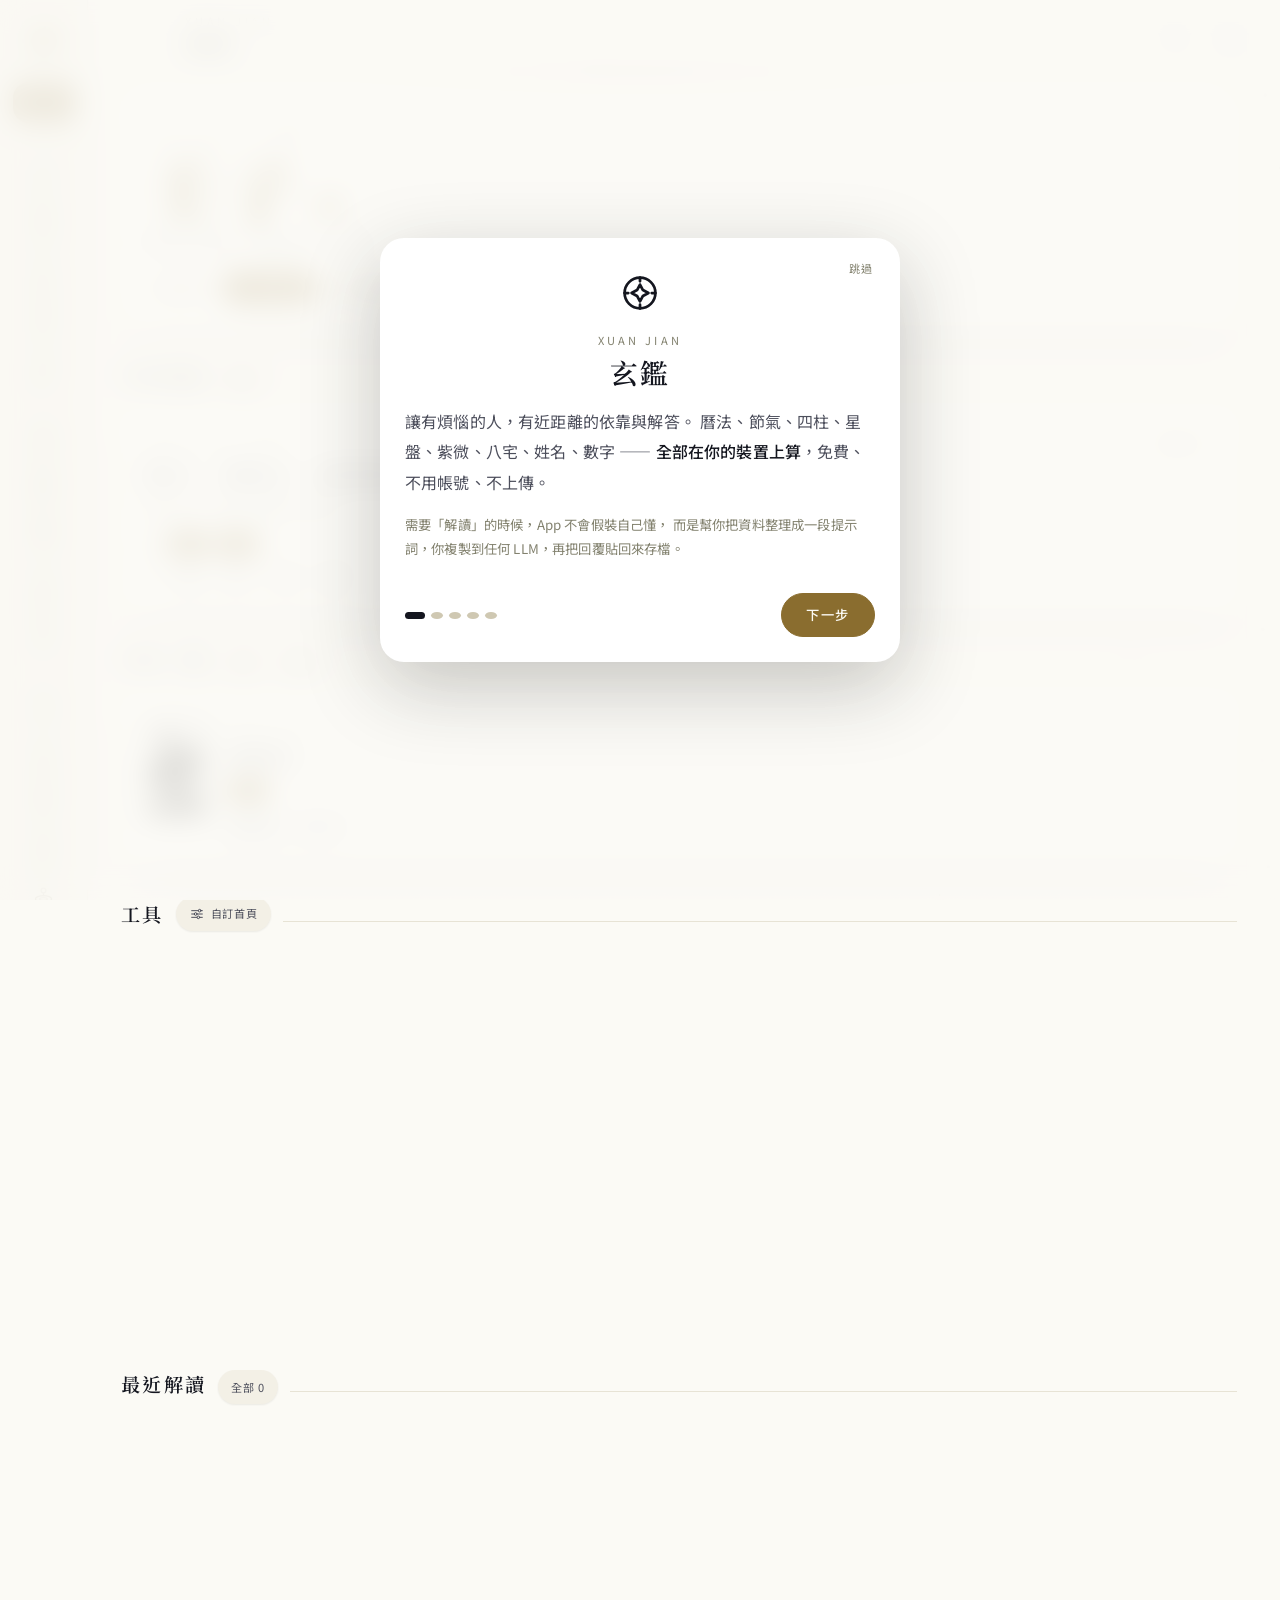
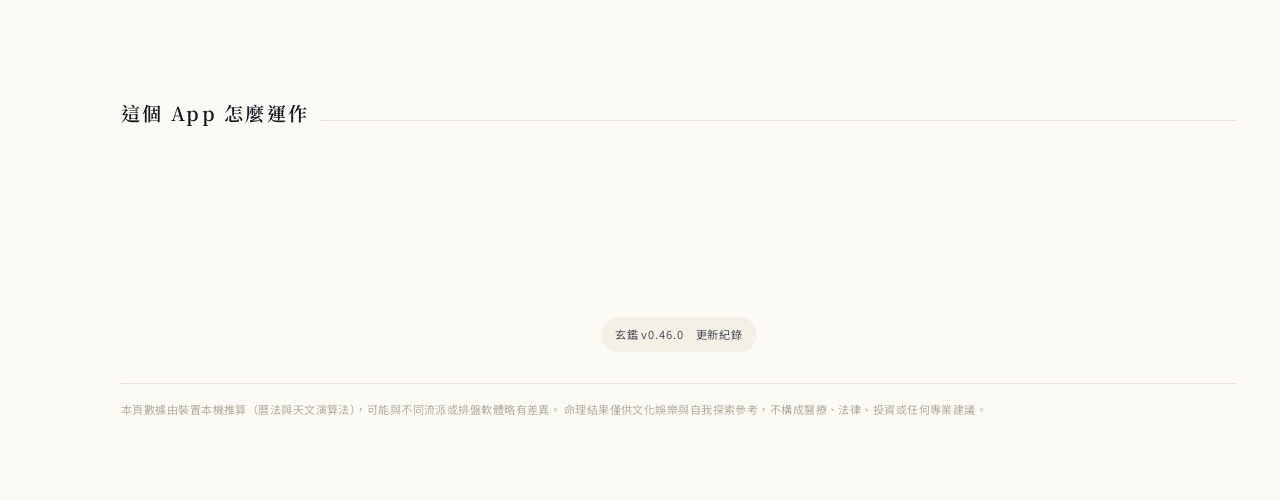
<file: index.html>
<!doctype html>
<html lang="zh-Hant" data-theme="dark" data-motion="full">
<head>
<meta charset="utf-8">
<meta name="viewport" content="width=device-width, initial-scale=1, viewport-fit=cover, maximum-scale=5">
<title>玄鑑 — 命理工具箱</title>
<meta name="description" content="離線可用的命理 PWA：星盤、紫微、八字、姓名學、數字磁場，並產生提示詞交給外部 LLM 解讀。">
<meta name="theme-color" content="#060810" media="(prefers-color-scheme: dark)">
<meta name="theme-color" content="#fbfaf5" media="(prefers-color-scheme: light)">
<meta name="color-scheme" content="dark light">
<meta name="apple-mobile-web-app-capable" content="yes">
<meta name="apple-mobile-web-app-status-bar-style" content="black-translucent">
<meta name="apple-mobile-web-app-title" content="玄鑑">
<link rel="manifest" href="manifest.webmanifest">
<link rel="icon" href="assets/icons/icon.svg" type="image/svg+xml">
<link rel="apple-touch-icon" href="assets/icons/apple-touch-icon.png?v=3">  <!-- ?v= 換圖時要加一，不然 iOS 與快取會拿到舊的 -->

<link rel="preconnect" href="https://fonts.googleapis.com">
<link rel="preconnect" href="https://fonts.gstatic.com" crossorigin>
<link rel="stylesheet" href="https://fonts.googleapis.com/css2?family=Noto+Sans+TC:wght@300;400;500;700&family=Noto+Serif+TC:wght@400;600;900&family=Space+Grotesk:wght@400;500;700&display=swap">

<link rel="stylesheet" href="styles/tokens.css">
<link rel="stylesheet" href="styles/base.css">
<link rel="stylesheet" href="styles/motion.css">
<link rel="stylesheet" href="styles/components.css">
<link rel="stylesheet" href="styles/views.css">
<script>
  // 在第一次繪製前套用主題，避免閃爍
  try {
    const s = JSON.parse(localStorage.getItem('xj.settings') || '{}');
    const t = s.theme || 'system';
    const dark = t === 'system' ? matchMedia('(prefers-color-scheme: dark)').matches : t === 'dark';
    document.documentElement.dataset.theme = dark ? 'dark' : 'light';
    document.documentElement.dataset.motion = s.motion || 'full';
    document.documentElement.dataset.density = s.density || 'normal';
    if (s.fontScale) document.documentElement.style.setProperty('--font-scale', s.fontScale);
  } catch (e) {}
</script>
</head>
<body>
  <div id="boot" class="boot">
    <div class="boot__mark" aria-hidden="true">
      <svg viewBox="0 0 24 24" fill="none" stroke="currentColor" stroke-width="1.2"
           stroke-linecap="round" stroke-linejoin="round">
        <circle class="boot__orbit" cx="12" cy="12" r="10.1" stroke-dasharray="1.1 2.3"/>
        <circle class="boot__ring" cx="12" cy="12" r="6.1" stroke-dasharray="9 29"/>
        <path class="boot__star" d="M12 7.2Q12 12 16.8 12Q12 12 12 16.8Q12 12 7.2 12Q12 12 12 7.2Z"/>
        <circle cx="12" cy="12" r=".95" fill="currentColor" stroke="none"/>
      </svg>
    </div>
    <p class="boot__text">玄鑑</p>
  </div>

  <canvas class="sky" id="sky" aria-hidden="true"></canvas>
  <div class="grain" aria-hidden="true"></div>
  <div class="spot" aria-hidden="true"></div>

  <header class="topbar" id="topbar">
    <button class="topbar__back iconbtn" id="btn-back" aria-label="返回" hidden></button>
    <div class="topbar__title">
      <span class="topbar__eyebrow" id="top-eyebrow">玄鑑</span>
      <h1 id="top-title">首頁</h1>
    </div>
    <button class="iconbtn" id="btn-search" aria-label="快速搜尋"></button>
    <button class="iconbtn" id="btn-theme" aria-label="切換黑白主題"></button>
  </header>

  <nav class="rail" id="rail" aria-label="主要導覽"></nav>

  <main id="view" class="view" tabindex="-1"></main>

  <nav class="tabbar" id="tabbar" aria-label="主要導覽"></nav>

  <div class="sheet-root" id="sheet-root" aria-live="polite"></div>
  <div class="toast-root" id="toast-root" aria-live="polite" aria-atomic="true"></div>

  <script type="module" src="src/app.js"></script>
</body>
</html>
</file>
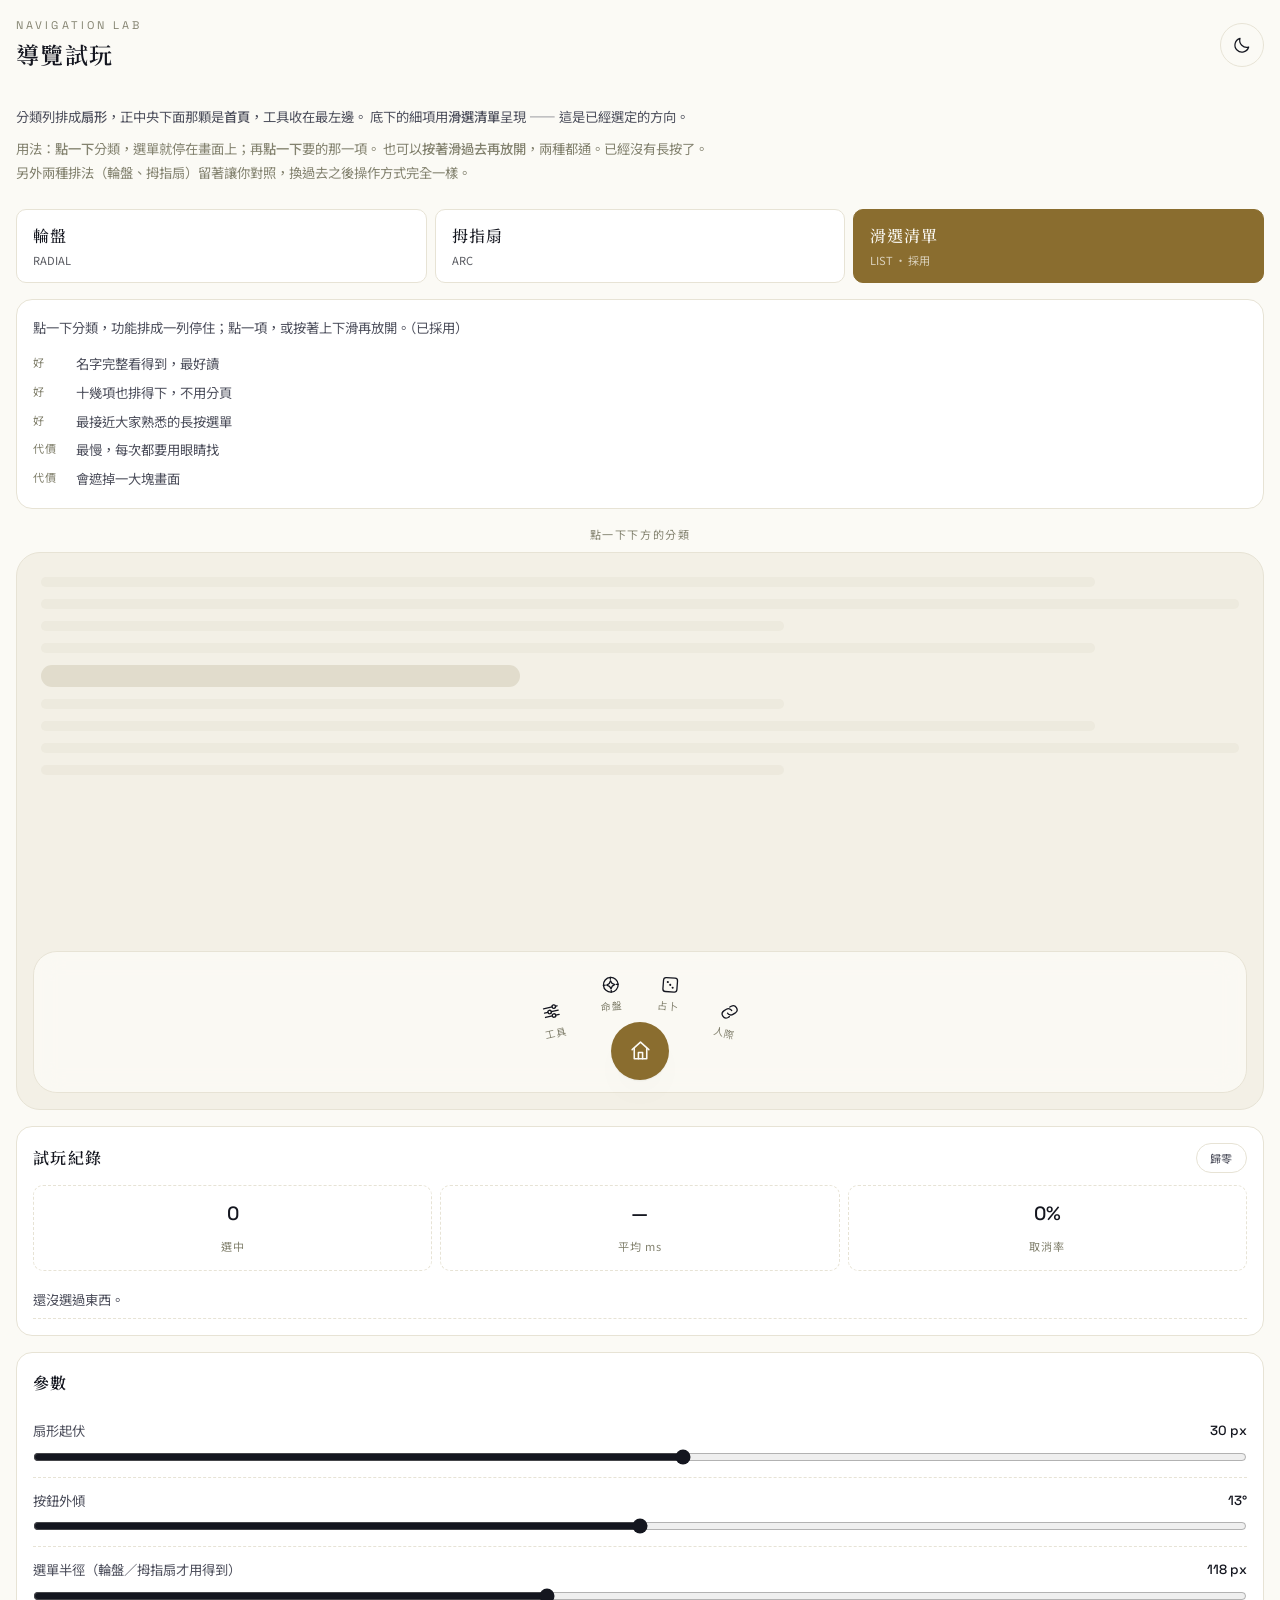
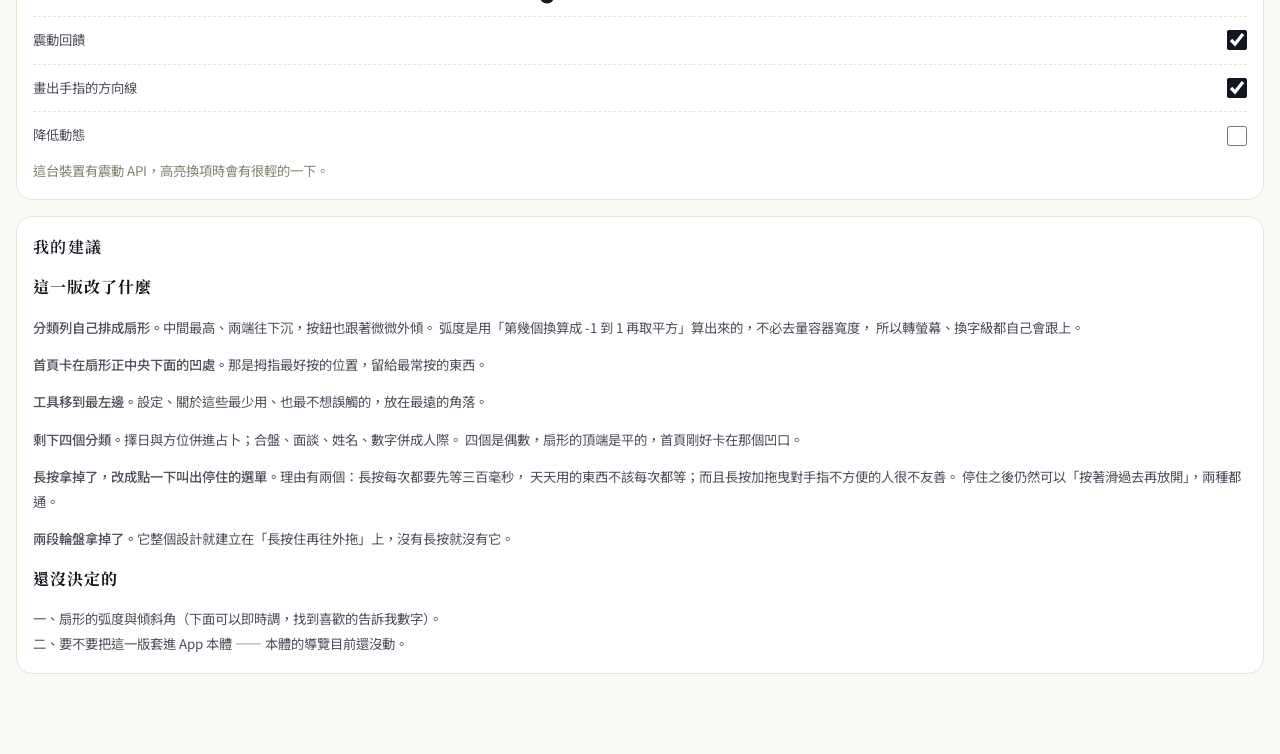
<file: lab/nav.html>
<!doctype html>
<html lang="zh-Hant" data-theme="dark" data-motion="full">
<head>
<meta charset="utf-8">
<meta name="viewport" content="width=device-width, initial-scale=1, viewport-fit=cover, maximum-scale=5">
<title>玄鑑 — 導覽（扇形分類 · 滑選清單）</title>
<meta name="description" content="四種分類導覽互動的可試玩原型：輪盤、拇指扇、滑選清單、兩段輪盤。">
<meta name="theme-color" content="#0a0a0a" media="(prefers-color-scheme: dark)">
<meta name="theme-color" content="#ffffff" media="(prefers-color-scheme: light)">
<meta name="color-scheme" content="dark light">
<link rel="icon" href="../assets/icons/icon.svg" type="image/svg+xml">

<link rel="preconnect" href="https://fonts.googleapis.com">
<link rel="preconnect" href="https://fonts.gstatic.com" crossorigin>
<link rel="stylesheet" href="https://fonts.googleapis.com/css2?family=Noto+Sans+TC:wght@300;400;500;700&family=Noto+Serif+TC:wght@400;600;900&family=Space+Grotesk:wght@400;500;700&display=swap">
<link rel="stylesheet" href="../styles/tokens.css">
<link rel="stylesheet" href="./nav.css">
<script>
  try {
    const t = localStorage.getItem('xj.lab.theme');
    if (t) document.documentElement.dataset.theme = t;
    else if (matchMedia('(prefers-color-scheme: light)').matches) document.documentElement.dataset.theme = 'light';
  } catch {}
</script>
</head>
<body>

<header class="bar">
  <div>
    <p class="bar__eyebrow">NAVIGATION LAB</p>
    <h1 class="bar__title">導覽試玩</h1>
  </div>
  <button class="iconbtn" id="theme" aria-label="切換深淺色"></button>
</header>

<main id="app">
  <section class="intro">
    <p>分類列排成<b>扇形</b>，正中央下面那顆是<b>首頁</b>，工具收在最左邊。
      底下的細項用<b>滑選清單</b>呈現 —— 這是已經選定的方向。</p>
    <p class="hint">用法：<b>點一下</b>分類，選單就停在畫面上；再<b>點一下</b>要的那一項。
      也可以<b>按著滑過去再放開</b>，兩種都通。已經沒有長按了。<br>
      另外兩種排法（輪盤、拇指扇）留著讓你對照，換過去之後操作方式完全一樣。</p>
  </section>

  <nav class="modes" id="modes" aria-label="選擇方案"></nav>
  <section class="note card" id="note"></section>

  <section class="stage">
    <div class="stage__hint" id="stage-hint">按住下面的分類試試看</div>
    <div class="stage__screen" id="screen">
      <div class="fake" id="fake"></div>
      <div class="dock" id="dock" aria-label="分類"></div>
    </div>
  </section>

  <section class="card">
    <div class="card__head"><h2>試玩紀錄</h2><button class="chip" id="reset">歸零</button></div>
    <div class="stats" id="stats"></div>
    <ol class="log" id="log"><li class="log__empty">還沒選過東西。</li></ol>
  </section>

  <section class="card">
    <div class="card__head"><h2>參數</h2></div>
    <label class="opt"><span>扇形起伏<b id="rise-v">30 px</b></span>
      <input type="range" id="rise" min="0" max="56" step="2" value="30"></label>
    <label class="opt"><span>按鈕外傾<b id="tilt-v">13°</b></span>
      <input type="range" id="tilt" min="0" max="26" step="1" value="13"></label>
    <label class="opt"><span>選單半徑（輪盤／拇指扇才用得到）<b id="rad-v">118 px</b></span>
      <input type="range" id="rad" min="80" max="170" step="2" value="118"></label>
    <label class="opt opt--row"><span>震動回饋</span><input type="checkbox" id="haptic" checked></label>
    <label class="opt opt--row"><span>畫出手指的方向線</span><input type="checkbox" id="ray" checked></label>
    <label class="opt opt--row"><span>降低動態</span><input type="checkbox" id="calm"></label>
    <p class="hint" id="haptic-note"></p>
  </section>

  <section class="card">
    <div class="card__head"><h2>我的建議</h2></div>
    <div id="verdict"></div>
  </section>
</main>

<div class="menu-root" id="menu-root" hidden></div>
<div class="toast-root" id="toast-root"></div>

<script type="module" src="./nav.js"></script>
</body>
</html>
</file>
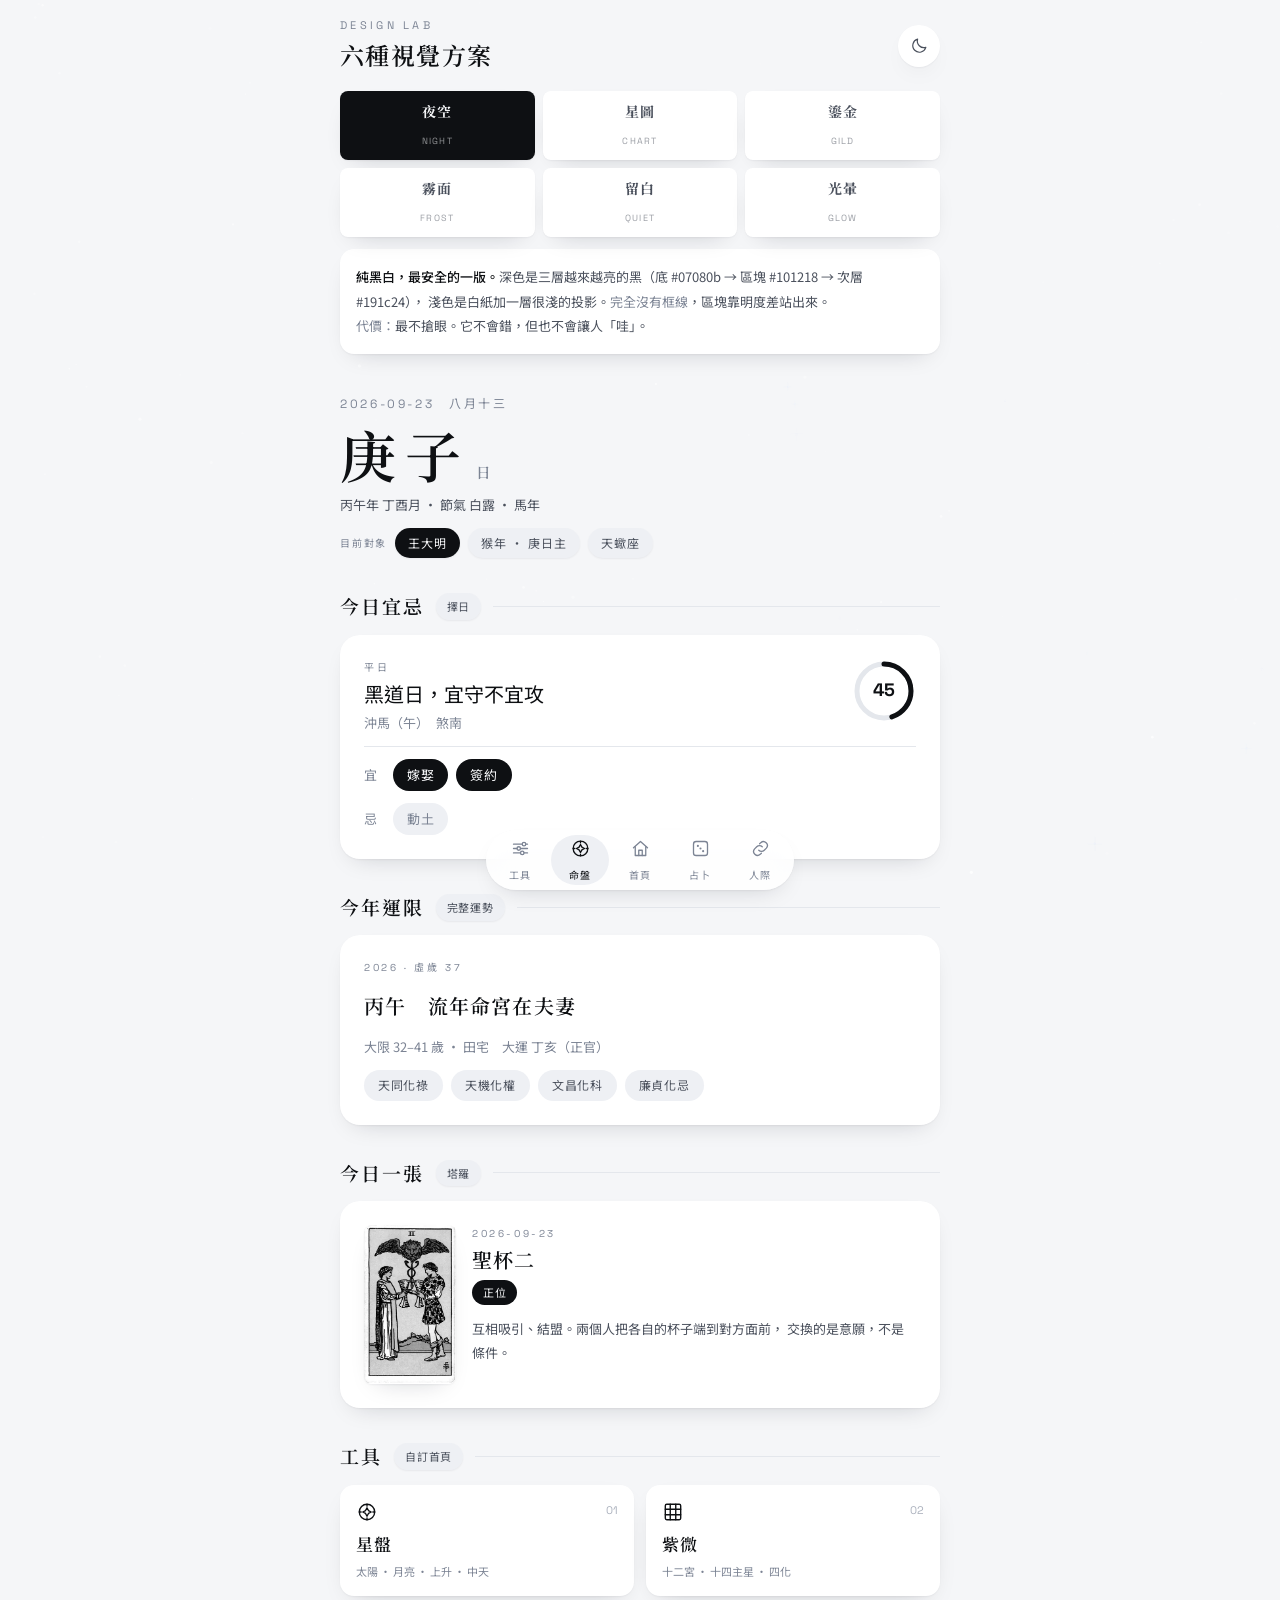
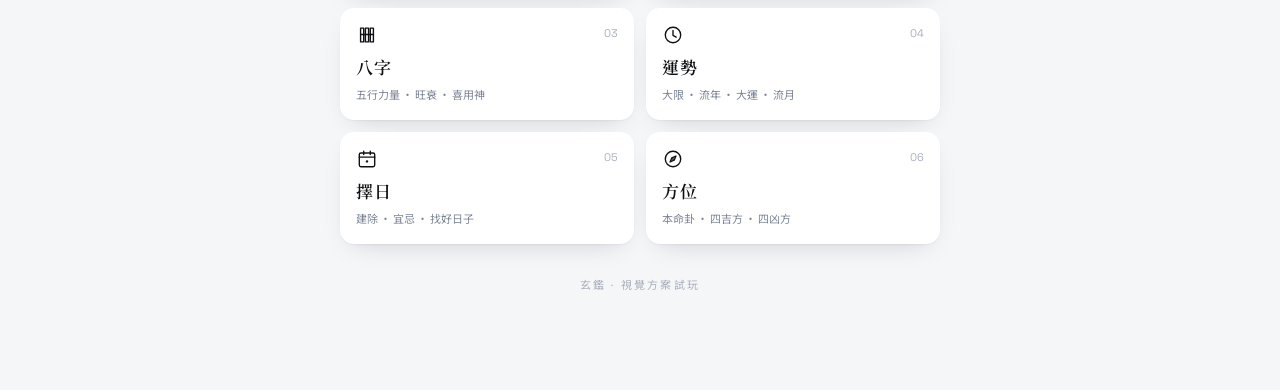
<file: lab/skin.html>
<!doctype html>
<html lang="zh-Hant" data-theme="dark" data-skin="night">
<head>
<meta charset="utf-8">
<meta name="viewport" content="width=device-width, initial-scale=1, viewport-fit=cover, maximum-scale=5">
<title>玄鑑 — 六種視覺方案</title>
<meta name="description" content="星辰主題的六種視覺方案：同一個畫面、同一份內容，只換皮。">
<meta name="theme-color" content="#07080b">
<meta name="color-scheme" content="dark light">
<link rel="icon" href="../assets/icons/icon.svg" type="image/svg+xml">
<link rel="preconnect" href="https://fonts.googleapis.com">
<link rel="preconnect" href="https://fonts.gstatic.com" crossorigin>
<link rel="stylesheet" href="https://fonts.googleapis.com/css2?family=Noto+Sans+TC:wght@300;400;500;700&family=Noto+Serif+TC:wght@400;600;900&family=Space+Grotesk:wght@400;500;700&display=swap">
<link rel="stylesheet" href="./skin.css">
</head>
<body>

<canvas class="sky" id="sky" aria-hidden="true"></canvas>

<header class="lab">
  <div class="lab__row">
    <div>
      <p class="lab__eyebrow">DESIGN LAB</p>
      <h1 class="lab__title">六種視覺方案</h1>
    </div>
    <button class="lab__theme" id="theme" aria-label="切換深淺色"></button>
  </div>
  <nav class="lab__skins" id="skins" aria-label="選擇方案"></nav>
  <div class="lab__note" id="note"></div>
</header>

<main class="app" id="app">
  <!-- 首頁 -->
  <section class="hero">
    <p class="hero__date">2026-09-23　八月十三</p>
    <h2 class="hero__gz"><span>庚</span><span>子</span><i>日</i></h2>
    <p class="hero__sub">丙午年 丁酉月 · 節氣 白露 · 馬年</p>
    <div class="row">
      <span class="badge">目前對象</span>
      <span class="chip chip--on">王大明</span>
      <span class="chip">猴年 · 庚日主</span>
      <span class="chip">天蠍座</span>
    </div>
  </section>

  <!-- 今日宜忌 -->
  <section class="sec">
    <div class="sec__head"><h3>今日宜忌</h3><span class="chip chip--sm">擇日</span></div>
    <div class="panel">
      <div class="panel__top">
        <div>
          <p class="label">平日</p>
          <p class="big">黑道日，宜守不宜攻</p>
          <p class="dim">沖馬（午）　煞南</p>
        </div>
        <div class="dial" style="--pct:45">
          <svg viewBox="0 0 64 64" aria-hidden="true">
            <circle class="dial__bg" cx="32" cy="32" r="27"/>
            <circle class="dial__arc" cx="32" cy="32" r="27"/>
          </svg>
          <b>45</b>
        </div>
      </div>
      <div class="split"></div>
      <div class="row"><span class="tag">宜</span><span class="pill">嫁娶</span><span class="pill">簽約</span></div>
      <div class="row"><span class="tag">忌</span><span class="pill pill--off">動土</span></div>
    </div>
  </section>

  <!-- 今年運限 -->
  <section class="sec">
    <div class="sec__head"><h3>今年運限</h3><span class="chip chip--sm">完整運勢</span></div>
    <div class="panel">
      <p class="label">2026 · 虛歲 37</p>
      <p class="big big--serif">丙午　流年命宮在夫妻</p>
      <p class="dim">大限 32–41 歲 · 田宅　大運 丁亥（正官）</p>
      <div class="row row--wrap">
        <span class="pill pill--ghost">天同化祿</span>
        <span class="pill pill--ghost">天機化權</span>
        <span class="pill pill--ghost">文昌化科</span>
        <span class="pill pill--ghost">廉貞化忌</span>
      </div>
    </div>
  </section>

  <!-- 今日一張 -->
  <section class="sec">
    <div class="sec__head"><h3>今日一張</h3><span class="chip chip--sm">塔羅</span></div>
    <div class="panel panel--row">
      <img class="card" src="../assets/tarot/cups-02.webp" alt="聖杯二">
      <div>
        <p class="label">2026-09-23</p>
        <p class="big big--serif">聖杯二</p>
        <span class="pill pill--solid">正位</span>
        <p class="dim dim--body">互相吸引、結盟。兩個人把各自的杯子端到對方面前，
          交換的是意願，不是條件。</p>
      </div>
    </div>
  </section>

  <!-- 工具 -->
  <section class="sec">
    <div class="sec__head"><h3>工具</h3><span class="chip chip--sm">自訂首頁</span></div>
    <div class="grid" id="tiles"></div>
  </section>

  <p class="foot">玄鑑 · 視覺方案試玩</p>
</main>

<nav class="dock" id="dock" aria-label="主要導覽"></nav>

<script type="module" src="./skin.js"></script>
</body>
</html>
</file>
<file: styles/tokens.css>
/* ── 設計代幣：鎏金（靛黑 × 一個金）──────────────────────
   原本是純黑白。v0.21.0 起改成「黑白＋一個金」：
   底是靛藍近黑、字是象牙白，重點（啟用狀態、主要按鈕、圖示、分數環）上金。
   這是刻意破掉「只有黑白」那條規矩 —— 星辰主題配金，
   跟塔羅牌背與抽牌儀式是同一個世界。彩度只有這一個，不再多加第二個顏色。

   區塊一律不畫框（--edge 永遠透明）：
   ・深色靠底色深淺分層（bg → surface → surface-2 三階）
   ・淺色靠陰影分層（--lift / --lift-sm；深色下兩者皆為 none）
   --line 只留給「分隔線」用 —— 區段標題後的那一條、表格線、格線間隙。 */
:root {
  --font-scale: 1;

  --font-display: "Noto Serif TC", "Songti TC", serif;
  --font-body: "Noto Sans TC", system-ui, -apple-system, "PingFang TC", sans-serif;
  --font-num: "Space Grotesk", "Noto Sans TC", ui-monospace, monospace;

  --step--2: calc(0.694rem * var(--font-scale));
  --step--1: calc(0.833rem * var(--font-scale));
  --step-0:  calc(1rem * var(--font-scale));
  --step-1:  calc(1.2rem * var(--font-scale));
  --step-2:  calc(1.44rem * var(--font-scale));
  --step-3:  calc(1.728rem * var(--font-scale));
  --step-4:  calc(2.074rem * var(--font-scale));
  --step-5:  calc(2.986rem * var(--font-scale));

  --sp-1: 4px;  --sp-2: 8px;  --sp-3: 12px; --sp-4: 16px;
  --sp-5: 24px; --sp-6: 32px; --sp-7: 48px; --sp-8: 64px;

  --r-1: 6px; --r-2: 10px; --r-3: 16px; --r-4: 24px; --r-full: 999px;

  --dur-1: 120ms; --dur-2: 200ms; --dur-3: 320ms; --dur-4: 520ms; --dur-5: 800ms;
  --ease: cubic-bezier(.2,.8,.2,1);
  --ease-out: cubic-bezier(.16,1,.3,1);
  --ease-in: cubic-bezier(.7,0,.84,0);
  --spring: linear(0,.35 7.5%,.85 15%,1.05 22%,1.11 27%,1.06 35%,.99 45%,.98 55%,1 70%,1);

  --tap: 44px;
  --shell-max: 1180px;
}

/* 深色（預設）：靛黑底、象牙白字、淡金重點 */
:root[data-theme="dark"] {
  --bg:      #060810;
  --bg-2:    #0a0e1a;
  --surface: #0d1120f0;      /* 帶一點透明：星空從區塊底下若隱若現 */
  --surface-2:#151b2ef2;
  --field:   #151b2e;
  --line:    #1d2337;
  --line-2:  #2a3350;
  --edge:    transparent;
  --ink:     #f0ecdf;
  --ink-2:   #a6a293;
  --ink-3:   #6d6a5e;
  --ink-4:   #464438;
  --accent:  #e8d9a8;
  --accent-ink: #0d1120;
  --invert-bg: var(--accent);
  --invert-ink: var(--accent-ink);
  --star:    232 217 168;
  --glow:    rgba(232,217,168,.075);
  --lift:    none;
  --lift-sm: none;
  --shadow:  0 1px 0 rgba(232,217,168,.06), 0 18px 40px -22px rgba(0,0,0,.95);
  --grain-op: .05;
}

/* 淺色：米白紙、墨黑字、深金重點。
   淺色背景上的明度差太微弱，所以這裡改用陰影把區塊抬起來。 */
:root[data-theme="light"] {
  --bg:      #fbfaf5;
  --bg-2:    #f3f0e6;
  --surface: #ffffff;
  --surface-2:#f3f0e6;
  --field:   #f6f4ec;
  --line:    #e7e3d5;
  --line-2:  #cfc8b2;
  --edge:    transparent;
  --ink:     #14161f;
  --ink-2:   #4d4f5c;
  --ink-3:   #83826f;
  --ink-4:   #b0af9c;
  --accent:  #8a6d2f;
  --accent-ink: #fbfaf5;
  --invert-bg: var(--accent);
  --invert-ink: var(--accent-ink);
  --star:    160 132 70;
  --glow:    rgba(138,109,47,.07);
  --lift:    0 1px 2px rgba(30,28,15,.05), 0 12px 30px -16px rgba(30,28,15,.28);
  --lift-sm: 0 1px 2px rgba(30,28,15,.07);
  --shadow:  0 1px 2px rgba(30,28,15,.06), 0 18px 36px -24px rgba(30,28,15,.35);
  --grain-op: .03;
}

:root[data-density="compact"] { --sp-5: 18px; --sp-6: 24px; --sp-7: 34px; }
:root[data-density="roomy"]   { --sp-5: 30px; --sp-6: 42px; --sp-7: 62px; }
</file>
<file: styles/base.css>
*, *::before, *::after { box-sizing: border-box; }
[hidden] { display: none !important; }

/* 抽屜開啟時鎖住背景：桌面用 overflow，觸控裝置靠 JS 擋 touchmove（見 ui.js） */
@media (hover: hover) and (pointer: fine) {
  html.is-locked, html.is-locked body { overflow: hidden; }
}
* { margin: 0; -webkit-tap-highlight-color: transparent; }

/* 長按不要選字。
   ──────────────────────────────────────────────────────────
   這是一個 App，不是一份文件：長按一張牌、一個標籤、一顆按鈕，
   跳出選取框與「拷貝／查詢／翻譯」那一排，從來都不是使用者要的。

   原本是「列出哪些元件不給選」。那種寫法永遠會漏 ——
   每加一個新畫面就要記得回來補一次，漏掉的地方就出包
   （抽牌儀式就是這樣漏掉的）。改成反過來：
   **整頁預設不給選，真的需要選起來複製的才開回來。**

   iOS 的長按選取只有 `-webkit-touch-callout` 與 `-webkit-user-select` 擋得住；
   在 `contextmenu` 上 `preventDefault()` 對它沒有用 —— 那是桌機右鍵的事件。 */
body {
  -webkit-touch-callout: none;
  -webkit-user-select: none;
  user-select: none;
}
/* 這幾個地方是「內容」，要讓人選起來複製：
   輸入框、提示詞預覽、LLM 回覆的內文、聚焦項目的原文。 */
input, textarea, select, .preview, .md, .rec__body, .focus__text, [data-selectable] {
  -webkit-touch-callout: default;
  -webkit-user-select: text;
  user-select: text;
}
/* 雙擊縮放：互動元件一律關掉，不然每次點兩下都要等 300ms */
button, a, .tile, .card, .profile, .rec, .tmpl, .chip, .tab,
.zw__cell, .pair, .digit, .luckstep, .yearstrip__y, .tcard, .hex__yao, .signcard, .pillar, .month {
  touch-action: manipulation;
}
/* 圖片長按會跳出「儲存影像」，而且可以被拖走 */
img { -webkit-user-drag: none; user-drag: none; }

html {
  -webkit-text-size-adjust: 100%;
  scroll-behavior: smooth;
  background: var(--bg);
  /* 永遠保留捲軸寬度：不然切換到比較短的頁面時捲軸消失，整個版面會左右跳一下 */
  scrollbar-gutter: stable;
}
@media (prefers-reduced-motion: reduce) { html { scroll-behavior: auto; } }

body {
  min-height: 100svh;
  overscroll-behavior: none;
  background: var(--bg);
  color: var(--ink);
  font-family: var(--font-body);
  font-size: var(--step-0);
  font-weight: 400;
  line-height: 1.65;
  letter-spacing: .01em;
  -webkit-font-smoothing: antialiased;
  overflow-x: hidden;
  overscroll-behavior-y: none;
  transition: background var(--dur-3) var(--ease), color var(--dur-3) var(--ease);
  padding-bottom: calc(86px + env(safe-area-inset-bottom));   /* 讓開底部導覽列 */
}

h1, h2, h3, h4 { font-family: var(--font-display); font-weight: 600; line-height: 1.25; letter-spacing: .02em; }
h1 { font-size: var(--step-2); }
h2 { font-size: var(--step-3); }
h3 { font-size: var(--step-1); }
p  { text-wrap: pretty; }
a  { color: inherit; text-decoration: none; }

button, input, select, textarea { font: inherit; color: inherit; }
button { background: none; border: 0; cursor: pointer; }
input, select, textarea { background: transparent; }
/* iOS：字級小於 16px 時聚焦會自動縮放整頁，造成版面跳動 */
input, select, textarea { font-size: max(16px, 1em); }

::selection { background: var(--ink); color: var(--bg); }

:focus-visible { outline: 2px solid var(--ink); outline-offset: 3px; border-radius: 4px; }

/* 捲軸 */
* { scrollbar-width: thin; scrollbar-color: var(--line-2) transparent; }
*::-webkit-scrollbar { width: 8px; height: 8px; }
*::-webkit-scrollbar-thumb { background: var(--line-2); border-radius: 99px; }

/* 星空層：固定滿版，所有內容都在它上面。
   canvas 自己畫會動的東西，這裡只負責定位與「什麼時候該不見」。 */
.sky {
  position: fixed; inset: 0; width: 100%; height: 100%;
  z-index: 0; pointer-events: none;
  contain: layout paint;
}
:root[data-sky="off"] .sky { display: none; }

/* 質感層：顆粒 + 指標光暈 */
.grain {
  position: fixed; inset: 0; z-index: 1; pointer-events: none;
  opacity: var(--grain-op);
  /* 不使用 mix-blend-mode：在 iOS 上會讓整頁每一幀重新混色，捲動與拖曳都會抖 */
  contain: layout paint;
  background-image: url("data:image/svg+xml,%3Csvg xmlns='http://www.w3.org/2000/svg' width='160' height='160'%3E%3Cfilter id='n'%3E%3CfeTurbulence type='fractalNoise' baseFrequency='.85' numOctaves='3'/%3E%3C/filter%3E%3Crect width='160' height='160' filter='url(%23n)'/%3E%3C/svg%3E");
}
.spot {
  position: fixed; inset: 0; z-index: 0; pointer-events: none;
  background: radial-gradient(420px 420px at var(--px, 50%) var(--py, 12%), var(--glow), transparent 68%);
  transition: opacity var(--dur-4) var(--ease);
}
:root[data-motion="off"] .spot { display: none; }
/* 觸控裝置不跑指標光暈：避免拖曳時整個固定層每幀重繪 */
@media (hover: none), (pointer: coarse) { .spot { display: none; } }

/* 版面 */
.view {
  position: relative; z-index: 2;
  max-width: var(--shell-max);
  margin-inline: auto;
  padding: var(--sp-4) var(--sp-4) var(--sp-7);
}
.view:focus { outline: none; }

@media (min-width: 900px) {
  body { padding-bottom: var(--sp-6); padding-left: 88px; }
  .view { padding-inline: var(--sp-6); }
}

/* 開機動畫 */
.boot {
  position: fixed; inset: 0; z-index: 99;
  display: grid; place-content: center; justify-items: center; gap: var(--sp-4);
  background: var(--bg);
  transition: opacity var(--dur-4) var(--ease), visibility var(--dur-4);
}
.boot.is-done { opacity: 0; visibility: hidden; }
/* 開機畫面就是標誌本身在動：外圈星軌極慢逆轉、中圈跑一段當進度、
   四芒星呼吸。跟 assets/icons/icon.svg 是同一個圖案。 */
.boot__mark { width: 82px; height: 82px; color: var(--accent); }
.boot__mark svg { width: 100%; height: 100%; }
.boot__orbit, .boot__ring, .boot__star { transform-origin: 50% 50%; }
.boot__orbit { stroke-opacity: .5; animation: boot-turn 9s linear infinite reverse; }
.boot__ring { animation: boot-turn 1.05s cubic-bezier(.6,.1,.4,.9) infinite; }
.boot__star { animation: boot-breathe 1.8s var(--ease) infinite; }
@keyframes boot-turn { to { transform: rotate(360deg); } }
@keyframes boot-breathe { 0%, 100% { opacity: .55; transform: scale(.94); } 50% { opacity: 1; transform: scale(1); } }
:root[data-motion="off"] .boot__orbit,
:root[data-motion="off"] .boot__star { animation: none; }
.boot__text { font-family: var(--font-display); font-size: var(--step-2); letter-spacing: .6em; text-indent: .6em; color: var(--ink-2); }

.sr-only {
  position: absolute; width: 1px; height: 1px; padding: 0; overflow: hidden;
  clip: rect(0 0 0 0); white-space: nowrap; border: 0;
}
</file>
<file: styles/motion.css>
/* ── 動態系統：過場、進場、回饋 ─────────────────────────── */

/* 1. 頁面過場
   只讓主內容區做過場。原本是對整頁（root）做快照，連帶把固定的側欄、
   吸頂列、底部分頁一起位移縮放模糊，切換功能區塊時整個視窗都會晃。
   改成只有 #view 有自己的 view-transition-name，其餘凍結不動。 */
#view { view-transition-name: xj-view; }

::view-transition-old(root) { animation: none; opacity: 0; }
::view-transition-new(root) { animation: none; opacity: 1; }

::view-transition-old(xj-view) { animation: vt-out var(--dur-3) var(--ease-in) both; }
::view-transition-new(xj-view) { animation: vt-in var(--dur-4) var(--ease-out) both; }
/* 位移控制在 8px 以內、不做縮放與模糊：含蓄、也不會讓整片畫面重繪 */
@keyframes vt-out { to { opacity: 0; transform: translate3d(0, -8px, 0); } }
@keyframes vt-in  { from { opacity: 0; transform: translate3d(0, 8px, 0); } }

:root[data-nav="back"] ::view-transition-old(xj-view) { animation-name: vt-out-back; }
:root[data-nav="back"] ::view-transition-new(xj-view) { animation-name: vt-in-back; }
@keyframes vt-out-back { to { opacity: 0; transform: translate3d(0, 8px, 0); } }
@keyframes vt-in-back  { from { opacity: 0; transform: translate3d(0, -8px, 0); } }

/* 不支援 View Transitions 時的退場方案（支援時不加這個 class，避免兩段動畫疊加） */
.view.is-entering { animation: page-in var(--dur-4) var(--ease-out) both; }
@keyframes page-in { from { opacity: 0; transform: translate3d(0, 8px, 0); } }

/* 2. 逐項進場（IntersectionObserver 加上 .is-in） */
.reveal { opacity: 0; transform: translate3d(0, 18px, 0); will-change: opacity, transform; }
.reveal.is-in {
  opacity: 1; transform: none;
  transition: opacity var(--dur-4) var(--ease-out) var(--d, 0ms),
              transform var(--dur-4) var(--ease-out) var(--d, 0ms);
}

/* 3. 按壓回饋 */
.press { transition: transform var(--dur-2) var(--spring), border-color var(--dur-2) var(--ease), background var(--dur-2) var(--ease); }
.press:active { transform: scale(.972); }
@media (hover: hover) { .press:hover { border-color: var(--line-2); } }

/* 4. 漣漪：放在裁切框內，按鈕本身不裁切，提示泡泡才不會被切掉 */
.ripple-box { position: absolute; inset: 0; z-index: -1; overflow: hidden; border-radius: inherit; pointer-events: none; }
.ripple {
  position: absolute; border-radius: 50%; pointer-events: none;
  background: currentColor; opacity: .16;
  transform: translate(-50%, -50%) scale(0);
  animation: ripple-in 520ms var(--ease-out) forwards;
}
.ripple.is-out { animation: ripple-in 520ms var(--ease-out) forwards, ripple-out 260ms linear forwards; }
@keyframes ripple-in { to { transform: translate(-50%, -50%) scale(1); } }
@keyframes ripple-out { to { opacity: 0; } }

/* 5. 指標追蹤光暈（只在有滑鼠的裝置） */
.track { position: relative; overflow: hidden; }
.track::after {
  content: ""; position: absolute; inset: -1px; pointer-events: none; opacity: 0;
  background: radial-gradient(220px 220px at var(--mx, 50%) var(--my, 50%), var(--glow), transparent 70%);
  transition: opacity var(--dur-3) var(--ease);
}
@media (hover: hover) and (pointer: fine) { .track:hover::after { opacity: 1; } }

/* 6. 數值計數 / 描邊 */
.dial__value { animation: dash var(--dur-5) var(--ease-out) both; }
@keyframes dash { from { stroke-dashoffset: var(--dash-from, 999); } }

/* 7. 骨架 */
.skeleton { background: linear-gradient(100deg, var(--surface-2) 30%, var(--line) 50%, var(--surface-2) 70%); background-size: 220% 100%; animation: shimmer 1.4s linear infinite; border-radius: var(--r-2); }
@keyframes shimmer { to { background-position: -120% 0; } }

/* 8. 提示條（抽屜改用 class 驅動的 transition，見 components.css） */
@keyframes toast-in { from { opacity: 0; transform: translate3d(0, 20px, 0) scale(.96); } }

/* 9. 逐項進場（抽屜內容、清單）：每項延遲 40ms，最多 150ms */
.stagger > * { animation: stagger-in var(--dur-3) var(--ease-out) both; animation-delay: var(--stagger-base, 0ms); }
.stagger > :nth-child(2) { animation-delay: calc(var(--stagger-base, 0ms) + 40ms); }
.stagger > :nth-child(3) { animation-delay: calc(var(--stagger-base, 0ms) + 80ms); }
.stagger > :nth-child(4) { animation-delay: calc(var(--stagger-base, 0ms) + 110ms); }
.stagger > :nth-child(n+5) { animation-delay: calc(var(--stagger-base, 0ms) + 140ms); }
@keyframes stagger-in { from { opacity: 0; transform: translate3d(0, 8px, 0); } }

/* 10. 滑動切頁的即時位移 */
.view[data-dragging="1"] { transition: none; }

/* 11. 動畫強度 */
:root[data-motion="light"] { --dur-3: 180ms; --dur-4: 240ms; --dur-5: 320ms; }
:root[data-motion="light"] .reveal { transform: translate3d(0, 8px, 0); }
:root[data-motion="light"] .ripple { display: none; }

:root[data-motion="off"] *,
:root[data-motion="off"] *::before,
:root[data-motion="off"] *::after {
  animation-duration: 1ms !important; animation-iteration-count: 1 !important;
  transition-duration: 1ms !important; scroll-behavior: auto !important;
}
:root[data-motion="off"] .reveal { opacity: 1; transform: none; }
:root[data-motion="off"] .boot__ring { animation-duration: 1.05s !important; animation-iteration-count: infinite !important; }

@media (prefers-reduced-motion: reduce) {
  :root:not([data-motion="full"]) .reveal { opacity: 1; transform: none; }
  :root:not([data-motion="full"]) *, :root:not([data-motion="full"]) *::before {
    animation-duration: 1ms !important; transition-duration: 1ms !important;
  }
}

/* ── 圖示互動層 ─────────────────────────────────────────
   參考 Material Symbols 的 FILL / wght 概念：我們用的是自繪 SVG，
   所以「變實心加粗」對應成 stroke-width 變粗，「語意動作」用 --ix 變數
   替每個圖示定義滑過時要演的動作。全部只在有滑鼠的裝置啟用。 */
svg[data-icon] {
  transition: stroke-width var(--dur-2) var(--ease),
              transform var(--dur-3) var(--ease),
              color var(--dur-2) var(--ease),
              opacity var(--dur-2) var(--ease);
}

/* 每個圖示滑過時「演一下」自己的意思 */
svg[data-icon="home"]     { --ix: translateY(-2px); }
svg[data-icon="profile"]  { --ix: scale(1.09); }
svg[data-icon="astro"]    { --ix: rotate(45deg); }
svg[data-icon="ziwei"]    { --ix: scale(1.08); }
svg[data-icon="naming"]   { --ix: scale(1.07); }
svg[data-icon="numbers"]  { --ix: rotate(12deg); }
svg[data-icon="prompt"]   { --ix: translateX(2px); }
svg[data-icon="records"]  { --ix: translateY(-2px); }
svg[data-icon="settings"] { --ix: rotate(60deg); }
svg[data-icon="refresh"]  { --ix: rotate(-120deg); }
svg[data-icon="back"]     { --ix: translateX(-3px); }
svg[data-icon="chev"]     { --ix: translateX(3px); }
svg[data-icon="sun"]      { --ix: rotate(45deg); }
svg[data-icon="moon"]     { --ix: rotate(-18deg); }
svg[data-icon="copy"]     { --ix: translate(-2px, -2px); }
svg[data-icon="check"]    { --ix: scale(1.16); }
svg[data-icon="plus"]     { --ix: rotate(90deg); }
svg[data-icon="close"]    { --ix: rotate(90deg); }
svg[data-icon="trash"]    { --ix: rotate(-9deg); }
svg[data-icon="down"]     { --ix: translateY(2px); }
svg[data-icon="up"]       { --ix: translateY(-2px); }
svg[data-icon="install"]  { --ix: translateY(2px); }
svg[data-icon="share"]    { --ix: rotate(-14deg); }
svg[data-icon="edit"]     { --ix: translate(2px, -2px); }
svg[data-icon="dice"]     { --ix: rotate(-15deg) scale(1.06); }
svg[data-icon="star"]     { --ix: rotate(72deg) scale(1.08); }
svg[data-icon="spark"]    { --ix: rotate(15deg) scale(1.12); }
svg[data-icon="clock"]    { --ix: rotate(30deg); }
svg[data-icon="pin"]      { --ix: translateY(-2px); }
svg[data-icon="search"]   { --ix: scale(1.13); }
svg[data-icon="link"]     { --ix: rotate(-20deg); }
svg[data-icon="swap"]     { --ix: translateX(2px); }
svg[data-icon="info"]     { --ix: scale(1.11); }
svg[data-icon="folder"]   { --ix: translateY(-2px); }

@media (hover: hover) and (pointer: fine) {
  :is(button, a, [role="button"], [role="switch"], .tile, .card, .chip, .tmpl, .profile, .rec, .signcard):hover svg[data-icon],
  :is(button, a, [role="button"]):focus-visible svg[data-icon] {
    stroke-width: 2.1;
    transform: var(--ix, none);
  }
}
/* 鍵盤聚焦也要看得到同樣的變化 */
:is(button, a, [role="button"]):focus-visible svg[data-icon] { stroke-width: 2.1; }

/* 提示泡泡（取代反應慢的瀏覽器 title）。佔用 ::after，裝飾請用 ::before */
@media (hover: hover) and (pointer: fine) {
  [data-tip] { position: relative; }
  [data-tip]::after {
    content: attr(data-tip);
    position: absolute; top: calc(100% + 8px); left: 50%; z-index: 60;
    padding: 5px 10px; border-radius: var(--r-1);
    background: var(--invert-bg); color: var(--invert-ink);
    font-size: var(--step--2); letter-spacing: .06em; white-space: nowrap;
    opacity: 0; pointer-events: none;
    transform: translate(-50%, -4px);
    transition: opacity var(--dur-1) var(--ease), transform var(--dur-1) var(--ease);
  }
  [data-tip]:hover::after, [data-tip]:focus-visible::after {
    opacity: 1; transform: translate(-50%, 0); transition-delay: 350ms;
  }
  [data-tip-pos="right"]::after { left: auto; right: 0; transform: translate(0, -4px); }
  [data-tip-pos="right"]:hover::after { transform: translate(0, 0); }
}

/* 桌面側欄：指示條從中間長出來 */
@media (min-width: 900px) {
  .rail .tab::before {
    content: ""; position: absolute; left: 0; top: 12px; bottom: 12px; width: 3px;
    border-radius: 3px; background: var(--ink);
    transform: scaleY(0); transform-origin: center;
    transition: transform var(--dur-3) var(--ease);
  }
  .rail .tab:hover::before { transform: scaleY(.55); }
  .rail .tab[aria-current="page"]::before { transform: scaleY(0); }
}

/* 分段控制：選中色塊滑到新位置，而不是瞬間跳過去 */
.seg { isolation: isolate; }
.seg__ind {
  position: absolute; top: 3px; bottom: 3px; left: 0; width: var(--seg-w, 0);
  border-radius: var(--r-full); background: var(--invert-bg); z-index: 0;
  transform: translateX(var(--seg-x, 0));
  transition: transform var(--dur-3) var(--spring), width var(--dur-3) var(--spring), opacity var(--dur-2);
}
.seg__ind[hidden] { display: none; }
.seg:has(.seg__ind) button[aria-pressed="true"] { background: transparent; }

/* ── 命盤特效 ─────────────────────────────────────────
   全部掛在 .wheel--fx / .zw--fx 之下，設定關閉時連 class 都不會加，
   等於零成本。另外尊重 prefers-reduced-motion 與全域的動畫強度設定。 */
.wheel .w-veil { color: var(--ink); }
.wheel .w-glow { fill: none; stroke: var(--ink); stroke-width: 6; opacity: .07; }
.wheel .w-asp { stroke: var(--ink); stroke-width: 1; opacity: var(--o, .3); }
.wheel .w-asp.is-hard { stroke-dasharray: 3 4; }
.wheel .w-planet { transform-box: fill-box; transform-origin: center; }

.wheel--fx .w-ring { animation: w-ring-in 900ms var(--ease-out) both; }
.wheel--fx .w-sign { animation: w-fade-in 600ms var(--ease-out) both; animation-delay: calc(360ms + var(--i, 0) * 34ms); }
.wheel--fx .w-asp { animation: w-asp-in 900ms var(--ease-out) both; animation-delay: calc(700ms + var(--i, 0) * 45ms); }
.wheel--fx .w-planet { animation: w-planet-in 620ms var(--spring) both; animation-delay: calc(820ms + var(--i, 0) * 62ms); }
.wheel--fx .w-glow { animation: w-glow-pulse 5.5s ease-in-out infinite; animation-delay: calc(var(--i, 0) * 420ms); }
.wheel--fx .w-ticks[data-spin] { animation: w-spin 240s linear infinite; }

@keyframes w-ring-in { from { opacity: 0; transform: scale(.94); transform-origin: 200px 200px; } }
@keyframes w-fade-in { from { opacity: 0; } }
@keyframes w-asp-in { from { opacity: 0; stroke-dasharray: 0 999; } }
@keyframes w-planet-in { from { opacity: 0; transform: scale(.4); } }
@keyframes w-glow-pulse { 0%, 100% { opacity: .05; } 50% { opacity: .16; } }
@keyframes w-spin { to { transform: rotate(360deg); } }

/* 紫微：宮格依序浮現、命宮三方四正發亮 */
.zw--fx .zw__cell { animation: zw-cell-in 520ms var(--ease-out) both; animation-delay: calc(var(--i, 0) * 38ms); }
.zw--fx .zw__cell.is-life { animation-delay: 0ms; }
.zw--fx .zw__cell.is-tri::after {
  content: ""; position: absolute; inset: 0; pointer-events: none;
  box-shadow: inset 0 0 0 1px var(--ink-3);
  animation: zw-tri-in 700ms var(--ease-out) both; animation-delay: 640ms;
}
.zw--fx .zw__center { animation: zw-center-in 800ms var(--ease-out) both; animation-delay: 420ms; }
.zw--fx .s-main { animation: zw-star-in 500ms var(--ease-out) both; animation-delay: calc(560ms + var(--i, 0) * 26ms); }

@keyframes zw-cell-in { from { opacity: 0; transform: translate3d(0, 10px, 0); } }
@keyframes zw-tri-in { from { opacity: 0; } to { opacity: 1; } }
@keyframes zw-center-in { from { opacity: 0; letter-spacing: .5em; } }
@keyframes zw-star-in { from { opacity: 0; filter: blur(2px); } }

/* 動畫關閉或系統要求減少動態時，一律只留靜態結果 */
:root[data-motion="off"] .wheel--fx *,
:root[data-motion="off"] .zw--fx * { animation: none !important; }
@media (prefers-reduced-motion: reduce) {
  .wheel--fx *, .zw--fx * { animation: none !important; }
}
</file>
<file: styles/components.css>
/* ── 元件 ──────────────────────────────────────────────── */

/* 頂列 */
.topbar {
  position: sticky; top: 0; z-index: 20;
  display: flex; align-items: center; gap: var(--sp-3);
  padding: calc(env(safe-area-inset-top) + var(--sp-3)) var(--sp-4) var(--sp-3);
  max-width: var(--shell-max); margin-inline: auto;
  background: color-mix(in srgb, var(--bg) 94%, transparent);
  border-bottom: 1px solid transparent;
  transition: border-color var(--dur-2) var(--ease);
  transform: translateZ(0);          /* 固定成獨立合成層，捲動時不重排 */
}
@media (hover: hover) and (pointer: fine) {
  .topbar { background: color-mix(in srgb, var(--bg) 82%, transparent); backdrop-filter: blur(14px) saturate(1.2); }
}
.topbar.is-stuck { border-bottom-color: var(--line); }
.topbar__title { flex: 1; min-width: 0; }
.topbar__eyebrow { display: block; font-size: var(--step--2); letter-spacing: .34em; text-transform: uppercase; color: var(--ink-3); }
.topbar h1 { font-size: var(--step-2); white-space: nowrap; overflow: hidden; text-overflow: ellipsis; }
@media (min-width: 900px) { .topbar { padding-left: calc(88px + var(--sp-2)); } }

.iconbtn {
  display: grid; place-items: center; position: relative; isolation: isolate;
  width: var(--tap); height: var(--tap); flex: none;
  border: 1px solid var(--edge); box-shadow: var(--lift-sm); border-radius: var(--r-full);
  background: var(--surface); color: var(--ink);
  transition: transform var(--dur-2) var(--spring), background var(--dur-2) var(--ease), border-color var(--dur-2) var(--ease);
}
.iconbtn:active { transform: scale(.9); }
@media (hover: hover) { .iconbtn:hover { background: var(--surface-2); border-color: var(--line-2); } }
.iconbtn svg { width: 20px; height: 20px; }

/* 底部 Tab（手機） */
/* 底部導覽（手機）─────────────────────────────────
   就是一條橫條：四個分類平均排開，首頁擺正中間。
   點一下分類會叫出停在畫面上的選單（見 navmenu.js）。 */
.dock {
  position: fixed; left: 50%; bottom: calc(env(safe-area-inset-bottom) + 10px); z-index: 45;
  transform: translateX(-50%) translateZ(0);
  display: flex; align-items: center; gap: 2px;
  padding: 5px; border: 1px solid var(--edge); box-shadow: var(--lift); border-radius: var(--r-full);
  background: color-mix(in srgb, var(--bg) 96%, transparent);
  box-shadow: var(--shadow);
  max-width: calc(100vw - 20px);
}
@media (hover: hover) and (pointer: fine) {
  .dock { background: color-mix(in srgb, var(--bg) 80%, transparent); backdrop-filter: blur(18px) saturate(1.3); }
}
.dock .tab { color: var(--ink-3); }
/* 「你在這一類」跟「這一類的選單開著」要分得出來：
   前者亮起來但仍是底色，後者整顆反白 —— 兩個都反白會分不清楚。 */
.dock__cat[aria-current="page"],
.dock__home[aria-current="page"] { background: var(--surface-2); color: var(--ink); }
.dock__cat[aria-expanded="true"] { background: var(--invert-bg); color: var(--invert-ink); }
.dock__cat[aria-expanded="true"] span { color: var(--invert-ink); }
.tab {
  position: relative; z-index: 1; isolation: isolate; display: grid; place-items: center; gap: 1px;
  min-width: 56px; height: 50px; padding-inline: 8px; border-radius: var(--r-full);
  color: var(--ink-3);
  transition: color var(--dur-3) var(--ease), background var(--dur-3) var(--ease), transform var(--dur-2) var(--spring);
}
.tab:active { transform: scale(.92); }
.tab svg { width: 21px; height: 21px; }
.tab span { font-size: 10px; letter-spacing: .12em; }
@media (min-width: 900px) { .dock { display: none; } }

/* 側邊 Rail（桌機） */
.rail { display: none; }
@media (min-width: 900px) {
  .rail { overflow-y: auto; scrollbar-width: none; }
  .rail::-webkit-scrollbar { display: none; }
  .rail {
    position: fixed; left: 0; top: 0; bottom: 0; z-index: 30;
    display: flex; flex-direction: column; align-items: center; gap: var(--sp-2);
    width: 88px; padding: var(--sp-5) 0; border-right: 1px solid var(--line);
    background: var(--bg-2);
  }
  .rail__logo { width: 34px; height: 34px; margin-bottom: var(--sp-4); color: var(--accent); }
  .rail .tab {
    width: 62px; height: 58px; border-radius: var(--r-3); gap: 3px;
    transition: color var(--dur-3) var(--ease), background var(--dur-3) var(--ease), transform var(--dur-2) var(--spring);
  }
  .rail .tab:hover { background: var(--surface-2); color: var(--ink); }
  .rail .tab[aria-current="page"] { background: var(--invert-bg); color: var(--invert-ink); }
  .rail .tab span { font-size: 10px; }
  /* 側欄照樣把全部頁面列出來（空間夠、滑鼠也快），但順序照分類分段 */
  .rail__sep { display: block; width: 26px; height: 1px; background: var(--line); margin: var(--sp-2) 0; flex: none; }
}

/* 卡片 */
.card {
  position: relative; border: 1px solid var(--edge); box-shadow: var(--lift); border-radius: var(--r-3);
  background: var(--surface); padding: var(--sp-5); overflow: hidden;
}
.card--flat { background: var(--bg-2); }
.card--invert { background: var(--invert-bg); color: var(--invert-ink); border-color: var(--invert-bg); }
.card__label { font-size: var(--step--2); letter-spacing: .28em; text-transform: uppercase; color: var(--ink-3); }
.card--invert .card__label { color: color-mix(in srgb, var(--invert-ink) 60%, transparent); }

.grid { display: grid; gap: var(--sp-3); }
.grid--2 { grid-template-columns: repeat(2, minmax(0,1fr)); }
.grid--3 { grid-template-columns: repeat(auto-fit, minmax(150px,1fr)); }
.grid--auto { grid-template-columns: repeat(auto-fit, minmax(230px,1fr)); }
.stack { display: grid; gap: var(--sp-4); }
.row { display: flex; align-items: center; gap: var(--sp-3); flex-wrap: wrap; }
.row--between { justify-content: space-between; }
.row--nowrap { flex-wrap: nowrap; }
.spacer { flex: 1; }

/* 區段標題 */
.section { margin-top: var(--sp-6); }
.section__head { display: flex; align-items: baseline; gap: var(--sp-3); margin-bottom: var(--sp-3); }
.section__head h2 { font-size: var(--step-1); letter-spacing: .12em; }
.section__head::after { content: ""; flex: 1; height: 1px; background: var(--line); }
.hint { font-size: var(--step--1); color: var(--ink-3); line-height: 1.6; }

/* 按鈕 */
.btn {
  position: relative; isolation: isolate;
  display: inline-flex; align-items: center; justify-content: center; gap: var(--sp-2);
  min-height: var(--tap); padding: 0 var(--sp-5);
  border: 1px solid var(--line-2); border-radius: var(--r-full);
  font-size: var(--step--1); font-weight: 500; letter-spacing: .12em;
  transition: transform var(--dur-2) var(--spring), background var(--dur-2) var(--ease), color var(--dur-2) var(--ease), border-color var(--dur-2) var(--ease);
}
.btn:active { transform: scale(.96); }
.btn svg { width: 17px; height: 17px; flex: none; }
.btn--primary { background: var(--invert-bg); color: var(--invert-ink); border-color: var(--invert-bg); }
.btn--ghost { border-color: var(--line); color: var(--ink-2); }
@media (hover: hover) {
  .btn--ghost:hover { color: var(--ink); border-color: var(--line-2); background: var(--surface-2); }
  .btn--primary:hover { filter: contrast(.88); }
}
.btn--block { width: 100%; }
.btn--sm { min-height: 36px; padding-inline: var(--sp-4); font-size: var(--step--2); }
.btn[disabled] { opacity: .4; pointer-events: none; }

/* 表單 */
.field { display: grid; gap: 6px; }
/* 分段切換放進欄位裡不要被撐滿 —— .field 是 grid，子元素預設會拉到整列寬 */
.field > .seg { justify-self: start; }
.field > label { font-size: var(--step--2); letter-spacing: .2em; text-transform: uppercase; color: var(--ink-3); }
.input, .select, .textarea {
  width: 100%; min-height: var(--tap); padding: 10px var(--sp-4);
  border: 1px solid var(--edge); box-shadow: var(--lift-sm); border-radius: var(--r-2); background: var(--field);
  transition: border-color var(--dur-2) var(--ease), background var(--dur-2) var(--ease), box-shadow var(--dur-2) var(--ease);
}
.input:focus, .select:focus, .textarea:focus {
  outline: none; border-color: var(--ink); box-shadow: 0 0 0 3px var(--glow);
}
.textarea { min-height: 120px; resize: vertical; line-height: 1.7; font-family: var(--font-body); }
.textarea--code { font-family: var(--font-num); font-size: max(16px, var(--step--1)); letter-spacing: 0; }
.select { appearance: none; padding-right: var(--sp-6);
  background-image: linear-gradient(45deg, transparent 50%, currentColor 50%), linear-gradient(135deg, currentColor 50%, transparent 50%);
  background-position: right 20px center, right 14px center; background-size: 6px 6px; background-repeat: no-repeat; }

/* 分段切換 */
.seg { display: inline-flex; position: relative; padding: 3px; border: 1px solid var(--edge); box-shadow: var(--lift-sm); border-radius: var(--r-full); background: var(--field); }
.seg__ind { position: absolute; top: 3px; height: calc(100% - 6px); border-radius: var(--r-full); background: var(--invert-bg); transition: transform var(--dur-3) var(--spring), width var(--dur-3) var(--spring); }
.seg button {
  position: relative; z-index: 1; min-height: 34px; padding: 0 var(--sp-4);
  border-radius: var(--r-full); font-size: var(--step--2); letter-spacing: .1em; color: var(--ink-3);
  transition: color var(--dur-3) var(--ease);
}
.seg button[aria-pressed="true"] { color: var(--invert-ink); background: var(--invert-bg); }

/* 開關 */
.switch { display: flex; align-items: center; justify-content: space-between; gap: var(--sp-4); min-height: var(--tap); }
.switch__box { position: relative; width: 50px; height: 29px; flex: none; border: 1px solid var(--line-2); border-radius: var(--r-full); background: var(--surface-2); transition: background var(--dur-3) var(--ease), border-color var(--dur-3) var(--ease); }
.switch__box::after { content: ""; position: absolute; top: 3px; left: 3px; width: 21px; height: 21px; border-radius: 50%; background: var(--ink-3); transition: transform var(--dur-3) var(--spring), background var(--dur-3) var(--ease); }
.switch[aria-checked="true"] .switch__box { background: var(--invert-bg); border-color: var(--invert-bg); }
.switch[aria-checked="true"] .switch__box::after { transform: translateX(21px); background: var(--invert-ink); }

/* 晶片 */
.chip {
  display: inline-flex; align-items: center; gap: 6px; min-height: 34px; padding: 0 var(--sp-3);
  border: 1px solid var(--edge); box-shadow: var(--lift-sm); border-radius: var(--r-full);
  background: var(--surface-2);
  font-size: var(--step--2); letter-spacing: .08em; color: var(--ink-2);
  transition: all var(--dur-2) var(--ease);
}
.chip svg { width: 16px; height: 16px; flex: none; }
.chip[aria-pressed="true"], .chip.is-on { background: var(--invert-bg); color: var(--invert-ink); border-color: var(--invert-bg); }
.chip[disabled] { opacity: .35; pointer-events: none; }
@media (hover: hover) { .chip:hover { color: var(--ink); } }

/* 資料列 */
.kv { display: flex; align-items: baseline; justify-content: space-between; gap: var(--sp-4); padding: 11px 0; border-bottom: 1px dashed var(--line); }
.kv:last-child { border-bottom: 0; }
.kv__k { font-size: var(--step--1); color: var(--ink-3); letter-spacing: .1em; flex: none; }
.kv__v { font-family: var(--font-display); font-size: var(--step-0); text-align: right; }
.kv__v .num { font-family: var(--font-num); }

.num { font-family: var(--font-num); font-variant-numeric: tabular-nums; letter-spacing: -.01em; }

/* 徽章 */
.badge { display: inline-block; padding: 2px 9px; border: 1px solid currentColor; border-radius: var(--r-full); font-size: var(--step--2); letter-spacing: .1em; }
.badge--solid { background: var(--invert-bg); color: var(--invert-ink); border-color: var(--invert-bg); }
.badge--dash { border-style: dashed; color: var(--ink-3); }

/* 底部抽屜 */
.sheet-scrim {
  position: fixed; inset: 0; z-index: 50;
  background: color-mix(in srgb, var(--bg) 82%, transparent);
  opacity: 0; transition: opacity var(--dur-2) var(--ease);
}
.sheet-scrim.is-open { opacity: 1; }
@media (hover: hover) and (pointer: fine) {
  .sheet-scrim { background: color-mix(in srgb, var(--bg) 62%, transparent); backdrop-filter: blur(6px); }
}
.sheet {
  /* 用 margin-inline 置中，不要用 left:50% + translateX(-50%)：
     那會讓開場動畫的 transform 同時補間 X 與 Y，抽屜變成從右下角斜著滑進來。
     transform 保留給動畫獨佔。 */
  position: fixed; left: 0; right: 0; bottom: 0; z-index: 51;
  width: min(620px, 100%); margin-inline: auto;
  max-height: calc(88svh - var(--kb, 0px)); display: flex; flex-direction: column;
  background: var(--surface); border: 1px solid var(--edge); border-bottom: 0;
  border-radius: var(--r-4) var(--r-4) 0 0; box-shadow: var(--shadow);
  padding-bottom: calc(env(safe-area-inset-bottom) + var(--kb, 0px));
  transform: translate3d(0, 100%, 0);
  transition: transform var(--dur-3) var(--ease-out);
  will-change: transform;
}
.sheet.is-open { transform: translate3d(0, 0, 0); }
.sheet.is-closing { transition-timing-function: var(--ease-in); }
.sheet__drag { flex: none; touch-action: none; cursor: grab; }
.sheet__drag:active { cursor: grabbing; }
.sheet__grip { width: 42px; height: 4px; border-radius: 99px; background: var(--line-2); margin: 10px auto 4px; }
.sheet__head { display: flex; align-items: center; gap: var(--sp-3); padding: var(--sp-3) var(--sp-5); border-bottom: 1px solid var(--line); }
.sheet__head h3 { flex: 1; }
.sheet__body { padding: var(--sp-5); overflow-y: auto; -webkit-overflow-scrolling: touch; overscroll-behavior: contain; }

/* 吐司 */
.toast-root { position: fixed; left: 50%; bottom: calc(env(safe-area-inset-bottom) + 80px); z-index: 60; transform: translateX(-50%); display: grid; gap: var(--sp-2); pointer-events: none; width: max-content; max-width: calc(100vw - 32px); }
@media (min-width: 900px) { .toast-root { bottom: var(--sp-5); } }
.toast {
  padding: 11px var(--sp-5); border-radius: var(--r-full);
  background: var(--invert-bg); color: var(--invert-ink);
  font-size: var(--step--1); letter-spacing: .06em; box-shadow: var(--shadow);
  animation: toast-in var(--dur-3) var(--ease-out) both;
}
.toast.is-out { animation: toast-in var(--dur-2) var(--ease-in) reverse both; }

/* 浮動操作列 ─────────────────────────────────────
   提示詞很長，最常用的「複製」卻壓在預覽底下 ——
   要用就得先捲到底。把它浮起來，捲到哪都按得到。

   位置在分頁列正上方；桌機沒有分頁列，就貼著視窗底部。
   有這條列的時候，Toast 與頁面底部留白都要跟著讓位，
   用 :has() 判斷，不必在 JS 那邊記得加減 class。 */
.fabbar {
  position: fixed; left: 50%; z-index: 28;
  bottom: calc(env(safe-area-inset-bottom) + 80px);
  transform: translateX(-50%) translateZ(0);
  display: flex; align-items: center; gap: 6px;
  padding: 6px; border: 1px solid var(--edge); box-shadow: var(--lift); border-radius: var(--r-full);
  background: color-mix(in srgb, var(--bg) 96%, transparent);
  box-shadow: var(--shadow);
  max-width: calc(100vw - 20px);
  animation: fab-in var(--dur-4) var(--ease-out) both;
}
@supports (backdrop-filter: blur(1px)) {
  /* 比分頁列再不透明一點 —— 這條列蓋在內文上，太透會跟底下的字打架 */
  .fabbar { background: color-mix(in srgb, var(--bg) 88%, transparent); backdrop-filter: blur(20px) saturate(1.3); }
}
@keyframes fab-in { from { opacity: 0; transform: translateX(-50%) translate3d(0, 16px, 0) scale(.96); } }
.fabbar .btn { height: 46px; white-space: nowrap; padding-inline: var(--sp-4); }
.fabbar .iconbtn { width: 46px; height: 46px; }
@media (max-width: 360px) { .fabbar .btn--ghost span { display: none; } .fabbar .btn--ghost { padding-inline: 13px; } }
@media (min-width: 900px) { .fabbar { bottom: var(--sp-5); } }

/* 讓位：頁面底部留白、Toast 都要避開這條列 */
body:has(.fabbar) { padding-bottom: calc(156px + env(safe-area-inset-bottom)); }
body:has(.fabbar) .toast-root { bottom: calc(env(safe-area-inset-bottom) + 150px); }
@media (min-width: 900px) {
  body:has(.fabbar) { padding-bottom: calc(var(--sp-6) + 74px); }
  body:has(.fabbar) .toast-root { bottom: calc(var(--sp-5) + 66px); }
}

/* 空狀態 */
.empty { display: grid; justify-items: center; gap: var(--sp-3); padding: var(--sp-7) var(--sp-4); text-align: center; border: 1px dashed var(--line-2); border-radius: var(--r-3); color: var(--ink-3); }
.empty svg { width: 34px; height: 34px; opacity: .5; }

/* 免責 */
.disclaimer { margin-top: var(--sp-6); padding-top: var(--sp-4); border-top: 1px solid var(--line); font-size: var(--step--2); color: var(--ink-4); line-height: 1.8; letter-spacing: .04em; }

/* 滑桿（維持單色） */
input[type="range"] {
  -webkit-appearance: none; appearance: none; width: 100%; height: 30px; background: transparent; accent-color: var(--ink);
}
input[type="range"]::-webkit-slider-runnable-track { height: 3px; border-radius: 99px; background: var(--line-2); }
input[type="range"]::-moz-range-track { height: 3px; border-radius: 99px; background: var(--line-2); }
input[type="range"]::-webkit-slider-thumb {
  -webkit-appearance: none; width: 22px; height: 22px; margin-top: -9.5px; border-radius: 50%;
  background: var(--invert-bg); border: 2px solid var(--bg); box-shadow: 0 0 0 1px var(--line-2);
  transition: transform var(--dur-2) var(--spring);
}
input[type="range"]::-moz-range-thumb {
  width: 22px; height: 22px; border-radius: 50%; background: var(--invert-bg);
  border: 2px solid var(--bg); box-shadow: 0 0 0 1px var(--line-2);
}
input[type="range"]:active::-webkit-slider-thumb { transform: scale(1.18); }

/* ── 步驟清單（安裝指引與新手教學共用） ───────────── */
.steps { display: grid; gap: 8px; margin-top: var(--sp-2); list-style: none; }
.step { display: grid; grid-template-columns: auto auto 1fr; align-items: center; gap: var(--sp-3); }
.step__n {
  width: 22px; height: 22px; display: grid; place-items: center; flex: none;
  border-radius: 50%; background: var(--invert-bg); color: var(--invert-ink);
  font-size: 11px; line-height: 1;
}
.step__i { display: grid; place-items: center; width: 22px; }
.step__i svg { width: 18px; height: 18px; color: var(--ink-2); }
.step__t { font-size: var(--step--1); line-height: 1.7; color: var(--ink-2); }
.step__t b { color: var(--ink); font-weight: 500; }

.foldout { border-top: 1px solid var(--line); padding-top: var(--sp-3); }
.foldout > summary { cursor: pointer; font-size: var(--step--1); color: var(--ink-2); letter-spacing: .04em; list-style: none; }
.foldout > summary::-webkit-details-marker { display: none; }
.foldout > summary::before { content: "＋ "; color: var(--ink-3); }
.foldout[open] > summary::before { content: "－ "; }

/* ── 新手教學 ─────────────────────────────────────── */
:root.is-touring { overflow: hidden; }
.tour {
  position: fixed; inset: 0; z-index: 70;
  display: grid; place-items: center; padding: var(--sp-4);
  background: color-mix(in srgb, var(--bg) 88%, transparent);
  opacity: 0; transition: opacity var(--dur-3) var(--ease-out);
}
@supports (backdrop-filter: blur(10px)) {
  @media (hover: hover) { .tour { backdrop-filter: blur(14px); } }
}
.tour.is-in { opacity: 1; }
.tour.is-out { opacity: 0; }
.tour__panel {
  position: relative; width: min(520px, 100%); max-height: 92svh; overflow-y: auto;
  padding: var(--sp-6) var(--sp-5) var(--sp-5);
  border: 1px solid var(--edge); box-shadow: var(--lift); border-radius: var(--r-4); background: var(--surface);
  box-shadow: 0 24px 80px rgb(0 0 0 / .22);
  animation: tour-in var(--dur-4) var(--ease-out) both;
}
@keyframes tour-in { from { opacity: 0; transform: translate3d(0, 18px, 0) scale(.98); } }
.tour__skip {
  position: absolute; right: var(--sp-4); top: var(--sp-4);
  font-size: var(--step--2); letter-spacing: .1em; color: var(--ink-3);
  padding: 4px 10px; border-radius: var(--r-full);
}
.tour__skip:hover { color: var(--ink); background: var(--surface-2); }
.tour__art { display: grid; place-items: center; margin-bottom: var(--sp-4); }
.tour__art svg { width: 44px; height: 44px; color: var(--ink); animation: tour-art 700ms var(--spring) both 120ms; }
@keyframes tour-art { from { opacity: 0; transform: scale(.5) rotate(-12deg); } }
.tour__eyebrow { font-size: var(--step--2); letter-spacing: .3em; color: var(--ink-3); text-align: center; }
.tour__title { font-family: var(--font-display); font-size: var(--step-3); letter-spacing: .06em; text-align: center; margin-top: 6px; }
.tour__body { font-size: var(--step-0); color: var(--ink-2); line-height: 1.9; margin-top: var(--sp-4); }
.tour__body b, .tour__extra b { color: var(--ink); font-weight: 500; }
.tour__steps { margin-top: var(--sp-4); }
.tour__extra { font-size: var(--step--1); color: var(--ink-3); line-height: 1.8; margin-top: var(--sp-4); }
.tour__action { margin-top: var(--sp-4); }
.tour__foot { display: flex; align-items: center; justify-content: space-between; gap: var(--sp-3); margin-top: var(--sp-6); flex-wrap: wrap; }
.tour__dots { display: flex; gap: 6px; }
.tour__dot { width: 7px; height: 7px; border-radius: 50%; background: var(--line-2); transition: all var(--dur-2) var(--ease); }
.tour__dot.is-on { background: var(--ink); width: 20px; border-radius: 99px; }
:root[data-motion="off"] .tour__panel, :root[data-motion="off"] .tour__art svg { animation: none; }
@media (prefers-reduced-motion: reduce) { .tour__panel, .tour__art svg { animation: none; } }
.tour__badge { text-align: center; margin-top: var(--sp-3); }

/* 分類選單（點一下分類跳出來，停在畫面上）────────
   規矩只有一條：看得到哪一項，放開就要選到那一項。 */
/* 層次：選單(40) < 導覽列(45) < 抽屜(50/51) < Toast(60) < 抽牌儀式(70)。
   position: fixed 本身就會開一個堆疊脈絡，所以這裡的 z-index 要一次定好，
   子元素再怎麼調都跳不出這一層。 */
.navmenu { position: fixed; inset: 0; z-index: 40; touch-action: none; }
.navmenu__scrim {
  position: absolute; inset: 0; background: color-mix(in srgb, var(--bg) 58%, transparent);
  opacity: 0; transition: opacity var(--dur-3) var(--ease);
}
@supports (backdrop-filter: blur(1px)) {
  .navmenu__scrim { backdrop-filter: blur(0px); transition: opacity var(--dur-3) var(--ease), backdrop-filter var(--dur-3) var(--ease); }
  .navmenu.is-in .navmenu__scrim { backdrop-filter: blur(7px) saturate(.8); }
}
.navmenu.is-in .navmenu__scrim { opacity: 1; }
.navmenu__list { position: absolute; transform: translateX(-50%); display: grid; gap: 4px; }
.navmenu__i {
  display: grid; grid-template-columns: 24px 1fr auto; align-items: center; gap: var(--sp-3);
  height: 46px; padding: 0 var(--sp-4);
  border: 1px solid var(--edge); box-shadow: var(--lift); border-radius: var(--r-2);
  background: var(--surface); color: var(--ink); box-shadow: var(--shadow);
  user-select: none; -webkit-user-drag: none;
  opacity: 0; transform: translateY(10px) scale(.96);
  transition: opacity var(--dur-2) var(--ease), transform var(--dur-4) var(--spring),
              background var(--dur-2) var(--ease), border-color var(--dur-2) var(--ease), color var(--dur-2) var(--ease);
  transition-delay: calc(var(--i, 0) * 22ms);
}
.navmenu.is-in .navmenu__i { opacity: 1; transform: none; }
.navmenu__i svg { width: 20px; height: 20px; }
.navmenu__i span { font-size: var(--step--1); letter-spacing: .1em; }
.navmenu__i em { font-family: var(--font-num); font-style: normal; font-size: 9px; letter-spacing: .14em; color: var(--ink-4); }
.navmenu__i[aria-current="page"] { border-color: var(--ink-3); }
.navmenu__i.is-hot {
  background: var(--invert-bg); color: var(--invert-ink); border-color: var(--invert-bg);
  transform: scale(1.03);
}
.navmenu__i.is-hot em { color: color-mix(in srgb, var(--invert-ink) 55%, transparent); }

/* ── 等待畫面（src/loading.js）：超過 0.5 秒才出現 ───────── */
.ld { position: fixed; inset: 0; z-index: 90; display: grid; place-items: center; pointer-events: none;
  background: radial-gradient(60% 50% at 50% 45%, rgba(18,22,52,.72), rgba(5,7,20,.86)); opacity: 0; visibility: hidden;
  transition: opacity .28s ease, visibility 0s linear .28s; -webkit-backdrop-filter: blur(3px); backdrop-filter: blur(3px); }
.ld.is-on { opacity: 1; visibility: visible; pointer-events: auto; transition: opacity .28s ease; }
.ld__box { display: grid; justify-items: center; gap: 14px; transform: translateY(6px); transition: transform .4s cubic-bezier(.2,.8,.3,1); }
.ld.is-on .ld__box { transform: none; }
.ld__mark { width: 64px; height: 64px; color: var(--gold, #d9b25f); filter: drop-shadow(0 0 12px rgba(227,180,90,.45)); }
.ld__mark svg { width: 100%; height: 100%; }
.ld__orbit, .ld__ring, .ld__star { transform-origin: 50% 50%; }
.ld__orbit { animation: ld-spin 9s linear infinite; }
.ld__ring { animation: ld-spin 1.6s cubic-bezier(.5,.1,.5,.9) infinite reverse; }
.ld__star { animation: ld-pulse 1.6s ease-in-out infinite; }
@keyframes ld-spin { to { transform: rotate(360deg); } }
@keyframes ld-pulse { 0%, 100% { transform: scale(.86); opacity: .75; } 50% { transform: scale(1.08); opacity: 1; } }
.ld__text { margin: 0; font-size: 14px; letter-spacing: .25em; color: #f1e3bd; text-shadow: 0 1px 8px rgba(0,0,0,.6); }
.ld__bar { width: 160px; height: 3px; border-radius: 3px; background: rgba(241,227,189,.15); overflow: hidden; }
.ld__bar i { display: block; height: 100%; width: 4%; border-radius: inherit; background: linear-gradient(90deg, #b9862a, #f6dc9a); transition: width .35s ease; }
:root[data-motion="off"] .ld__orbit, :root[data-motion="off"] .ld__ring, :root[data-motion="off"] .ld__star { animation: none; }
@media (prefers-reduced-motion: reduce) { .ld__orbit, .ld__ring, .ld__star { animation: none; } }
</file>
<file: styles/views.css>
/* ── 各頁面專屬樣式 ────────────────────────────────────── */

/* 首頁主視覺 */
.hero { position: relative; padding: var(--sp-6) var(--sp-5) var(--sp-5); border: 1px solid var(--edge); box-shadow: var(--lift); border-radius: var(--r-4); overflow: hidden; background: var(--surface); }
.hero::before {
  content: ""; position: absolute; inset: 0; opacity: .5; pointer-events: none;
  background-image: radial-gradient(circle at 1px 1px, var(--line-2) 1px, transparent 0);
  background-size: 22px 22px;
  mask-image: radial-gradient(120% 90% at 85% -10%, #000, transparent 72%);
}
.hero__date { font-size: var(--step--2); letter-spacing: .3em; color: var(--ink-3); text-transform: uppercase; }
.hero__gz { font-family: var(--font-display); font-weight: 900; font-size: clamp(2.6rem, 13vw, 4.6rem); line-height: 1; letter-spacing: .06em; margin: var(--sp-3) 0 var(--sp-2); color: var(--accent); }
.hero__gz span { display: inline-block; animation: gz-in var(--dur-5) var(--ease-out) both; animation-delay: calc(var(--i) * 70ms); }
@keyframes gz-in { from { opacity: 0; transform: translate3d(0, 26px, 0) rotate(-5deg); } }
.hero__sub { color: var(--ink-2); font-size: var(--step--1); letter-spacing: .1em; }
.hero__who { margin-top: var(--sp-4); display: flex; align-items: center; gap: var(--sp-2); flex-wrap: wrap; }

.tile {
  position: relative; display: grid; gap: var(--sp-2); align-content: start;
  padding: var(--sp-4); min-height: 122px;
  border: 1px solid var(--edge); box-shadow: var(--lift); border-radius: var(--r-3); background: var(--surface);
  text-align: left; overflow: hidden;
}
.tile svg { width: 24px; height: 24px; color: var(--accent); }
.tile h3 { font-size: var(--step-0); letter-spacing: .1em; }
.tile p { font-size: var(--step--2); color: var(--ink-3); line-height: 1.5; }
.tile__idx { position: absolute; right: var(--sp-3); top: var(--sp-2); font-family: var(--font-num); font-size: var(--step--2); color: var(--ink-4); }

/* 星盤 */
.wheel { width: 100%; max-width: 420px; margin-inline: auto; display: block; }
.wheel .w-ring { fill: none; stroke: var(--line); }
.wheel .w-ring--bold { stroke: var(--ink); stroke-width: 1.4; }
.wheel .w-tick { stroke: var(--line-2); }
.wheel .w-sign { fill: var(--ink-3); font-family: var(--font-body); font-size: 9px; letter-spacing: .1em; }
.wheel .w-body { fill: var(--ink); font-family: var(--font-display); font-size: 13px; }
.wheel .w-axis { stroke: var(--ink); stroke-width: 1.2; stroke-dasharray: 4 3; }
.wheel .w-anim { animation: wheel-draw 1.2s var(--ease-out) both; }
@keyframes wheel-draw { from { stroke-dashoffset: 1200; opacity: 0; } }

.signcard { display: grid; gap: 2px; padding: var(--sp-4); border: 1px solid var(--edge); box-shadow: var(--lift); border-radius: var(--r-3); background: var(--surface); }
.signcard b { font-family: var(--font-display); font-size: var(--step-2); font-weight: 600; letter-spacing: .06em; }
.signcard small { font-size: var(--step--2); color: var(--ink-3); letter-spacing: .16em; text-transform: uppercase; }
.signcard .deg { font-family: var(--font-num); font-size: var(--step--1); color: var(--ink-2); }

/* 四柱 */
.pillars { display: grid; grid-template-columns: repeat(4, 1fr); gap: var(--sp-2); }
.pillar { display: grid; gap: 4px; justify-items: center; padding: var(--sp-3) var(--sp-2); border: 1px solid var(--edge); box-shadow: var(--lift); border-radius: var(--r-2); background: var(--surface); }
.pillar small { font-size: var(--step--2); letter-spacing: .2em; color: var(--ink-3); }
.pillar b { font-family: var(--font-display); font-size: clamp(1.4rem, 6vw, 2rem); font-weight: 600; line-height: 1.1; }
.pillar em { font-style: normal; font-size: var(--step--2); color: var(--ink-3); }

/* 紫微命盤 */
.zw { display: grid; grid-template-columns: repeat(4, 1fr); grid-auto-rows: minmax(86px, auto); gap: 1px; background: var(--line); border: 1px solid var(--edge); box-shadow: var(--lift); border-radius: var(--r-2); overflow: hidden; }
.zw__cell { position: relative; background: var(--surface); padding: 6px 7px; display: flex; flex-direction: column; gap: 3px; min-width: 0; transition: background var(--dur-2) var(--ease); }
.zw__cell.is-life { background: var(--surface-2); box-shadow: inset 0 0 0 2px var(--ink); }
.zw__cell.is-active { background: var(--invert-bg); color: var(--invert-ink); }
.zw__cell.is-active .zw__gz, .zw__cell.is-active .zw__name { color: inherit; opacity: .75; }
.zw__stars { display: flex; flex-wrap: wrap; gap: 2px 5px; font-family: var(--font-display); font-size: clamp(10px, 2.6vw, 13px); line-height: 1.3; }
.zw__stars .s-main { font-weight: 600; }
.zw__stars .s-sub { color: var(--ink-3); font-size: .86em; }
.zw__cell.is-active .s-sub { color: color-mix(in srgb, var(--invert-ink) 62%, transparent); }
.zw__foot { margin-top: auto; display: flex; align-items: flex-end; justify-content: space-between; gap: 4px; }
.zw__name { font-size: clamp(10px, 2.5vw, 12px); letter-spacing: .1em; color: var(--ink-2); }
.zw__gz { font-family: var(--font-num); font-size: 10px; color: var(--ink-3); }
.zw__center { grid-column: 2 / 4; grid-row: 2 / 4; background: var(--bg-2); display: grid; align-content: center; gap: 5px; padding: var(--sp-3); text-align: center; }
.zw__center b { font-family: var(--font-display); font-size: var(--step-1); }
.zw__center small { font-size: var(--step--2); color: var(--ink-3); letter-spacing: .1em; }

/* 姓名五格 */
.wuge { display: grid; grid-template-columns: auto 1fr auto; gap: var(--sp-3); align-items: center; }
.wuge__chars { display: grid; gap: 6px; }
.wuge__char { display: grid; place-items: center; width: 58px; height: 58px; border: 1px solid var(--edge); box-shadow: var(--lift); border-radius: var(--r-2); background: var(--surface); font-family: var(--font-display); font-size: var(--step-3); position: relative; }
.wuge__char i { position: absolute; right: 3px; bottom: 1px; font-style: normal; font-family: var(--font-num); font-size: 10px; color: var(--ink-3); }
.wuge__lines { display: grid; gap: 6px; }
.gebox { display: flex; align-items: center; justify-content: space-between; gap: var(--sp-3); padding: 9px var(--sp-3); border: 1px solid var(--edge); box-shadow: var(--lift); border-radius: var(--r-2); background: var(--surface); }
.gebox b { font-family: var(--font-num); font-size: var(--step-1); }
.gebox small { font-size: var(--step--2); letter-spacing: .16em; color: var(--ink-3); }

.luck { font-size: var(--step--2); letter-spacing: .1em; padding: 1px 8px; border-radius: var(--r-full); border: 1px solid currentColor; }
.luck--good { color: var(--ink); background: var(--invert-bg); color: var(--invert-ink); border-color: var(--invert-bg); }
.luck--half { color: var(--ink-2); border-style: dashed; }
.luck--bad  { color: var(--ink-3); border-style: dotted; }

/* 數字 */
.digits { display: flex; flex-wrap: wrap; gap: 4px; }
.digit { display: grid; place-items: center; width: 40px; height: 48px; border: 1px solid var(--edge); box-shadow: var(--lift); border-radius: var(--r-2); background: var(--surface); font-family: var(--font-num); font-size: var(--step-1); transition: transform var(--dur-2) var(--spring); }
.digit.is-hot { background: var(--invert-bg); color: var(--invert-ink); border-color: var(--invert-bg); }
.pairs { display: grid; gap: 6px; }
.pair { display: grid; grid-template-columns: 54px 1fr auto; align-items: center; gap: var(--sp-3); padding: 9px var(--sp-3); border: 1px solid var(--edge); box-shadow: var(--lift); border-radius: var(--r-2); background: var(--surface); }
.pair__n { font-family: var(--font-num); font-size: var(--step-1); }
.pair__bar { height: 3px; border-radius: 99px; background: var(--line); overflow: hidden; }
.pair__bar i { display: block; height: 100%; background: var(--ink); width: 0; transition: width var(--dur-5) var(--ease-out); }

.dial { display: grid; place-items: center; }
.dial svg { transform: rotate(-90deg); width: 128px; height: 128px; }
.dial__track { fill: none; stroke: var(--line); stroke-width: 7; }
.dial__value { fill: none; stroke: var(--dial-c, var(--accent)); stroke-width: 7; stroke-linecap: round; }
:root[data-theme="dark"] .dial__value { stroke: var(--dial-cd, var(--accent)); }
.dial__num { margin-top: -84px; margin-bottom: 40px; font-family: var(--font-num); font-size: var(--step-4); font-weight: 500; }

/* 提示詞產生器 */
.pb { display: grid; gap: var(--sp-4); }
@media (min-width: 1000px) { .pb { grid-template-columns: 340px 1fr; align-items: start; } .pb__preview { position: sticky; top: 96px; } }
@media (max-width: 999px) { #tpl-list { max-height: 44svh; overflow-y: auto; padding-right: 4px; } }
.tmpl { display: grid; gap: 3px; padding: var(--sp-3) var(--sp-4); border: 1px solid var(--edge); box-shadow: var(--lift); border-radius: var(--r-2); background: var(--surface); text-align: left; width: 100%; }
.tmpl[aria-pressed="true"] { border-color: var(--ink); box-shadow: inset 3px 0 0 var(--ink); }
.tmpl b { font-size: var(--step-0); font-family: var(--font-display); letter-spacing: .06em; }
.tmpl small { font-size: var(--step--2); color: var(--ink-3); line-height: 1.5; }
.varpad { display: flex; flex-wrap: wrap; gap: 5px; }
.varpad button { font-family: var(--font-num); font-size: var(--step--2); padding: 5px 9px; border: 1px dashed var(--line-2); border-radius: var(--r-1); color: var(--ink-2); transition: all var(--dur-2) var(--ease); }
.varpad button:hover { background: var(--invert-bg); color: var(--invert-ink); border-style: solid; }
.preview {
  white-space: pre-wrap; word-break: break-word; font-family: var(--font-num); font-size: var(--step--1);
  line-height: 1.75; letter-spacing: 0; padding: var(--sp-4); border: 1px solid var(--edge); box-shadow: var(--lift);
  border-radius: var(--r-2); background: var(--bg-2); max-height: 54svh; overflow: auto; overscroll-behavior: contain;
}
.counter { font-family: var(--font-num); font-size: var(--step--2); color: var(--ink-3); }

/* QR ——────────────────────────────────────────────
   刻意不跟著深色主題反轉：黑底白碼雖然多數掃描器讀得出來，
   但不是全部，而這張圖的唯一用途就是被掃。 */
.qrbox { display: grid; place-items: center; gap: var(--sp-3); padding: var(--sp-4); background: #fff; border: 1px solid var(--line-2); border-radius: var(--r-2); }
.qr { width: min(58vw, 232px); height: auto; display: block; }
.qrbox small { color: #555; font-size: var(--step--2); font-family: var(--font-num); letter-spacing: .04em; }
.qrbox.is-fail { background: var(--bg-2); }
.qrbox.is-fail small { color: var(--ink-3); }

/* 紀錄 */
.rec { display: grid; gap: 6px; padding: var(--sp-4); border: 1px solid var(--edge); box-shadow: var(--lift); border-radius: var(--r-3); background: var(--surface); text-align: left; width: 100%; }
.rec__meta { display: flex; gap: var(--sp-2); flex-wrap: wrap; font-size: var(--step--2); color: var(--ink-3); font-family: var(--font-num); }
.rec__body { font-size: var(--step--1); color: var(--ink-2); display: -webkit-box; -webkit-line-clamp: 3; -webkit-box-orient: vertical; overflow: hidden; }
.md h1,.md h2,.md h3 { margin: var(--sp-4) 0 var(--sp-2); }
.md p { margin: var(--sp-2) 0; }
.md ul,.md ol { margin: var(--sp-2) 0; padding-left: 1.3em; }
.md li { margin: 3px 0; }
.md code { font-family: var(--font-num); font-size: .9em; background: var(--surface-2); padding: 1px 5px; border-radius: 4px; }
.md hr { border: 0; border-top: 1px solid var(--line); margin: var(--sp-4) 0; }
.md blockquote { border-left: 2px solid var(--line-2); padding-left: var(--sp-3); color: var(--ink-2); margin: var(--sp-3) 0; }
.md table { width: 100%; border-collapse: collapse; font-size: var(--step--1); margin: var(--sp-3) 0; }
.md th, .md td { border: 1px solid var(--line); padding: 6px 9px; text-align: left; }

/* 設定 */
.setgroup { border: 1px solid var(--edge); box-shadow: var(--lift); border-radius: var(--r-3); background: var(--surface); overflow: hidden; }
.setgroup__head { padding: var(--sp-3) var(--sp-4); border-bottom: 1px solid var(--line); font-size: var(--step--2); letter-spacing: .28em; text-transform: uppercase; color: var(--ink-3); background: var(--bg-2); }
.setrow { display: grid; gap: var(--sp-2); padding: var(--sp-4); border-bottom: 1px solid var(--line); }
.setrow:last-child { border-bottom: 0; }
.setrow__t { font-size: var(--step-0); }
.setrow__d { font-size: var(--step--2); color: var(--ink-3); line-height: 1.55; }

/* 設定的第一層：分類清單 */
.setmenu__item {
  display: grid; grid-template-columns: 40px 1fr auto; align-items: center; gap: var(--sp-3);
  width: 100%; padding: var(--sp-3) var(--sp-4); text-align: left; color: var(--ink);
  border-bottom: 1px solid var(--line);
  transition: background var(--dur-2) var(--ease);
}
.setmenu__item:last-child { border-bottom: 0; }
@media (hover: hover) { .setmenu__item:hover { background: var(--surface-2); } }
.setmenu__ic {
  display: grid; place-items: center; width: 40px; height: 40px; border-radius: 12px;
  background: var(--bg-2); color: var(--accent);
}
.setmenu__ic svg { width: 20px; height: 20px; }
.setmenu__t { display: grid; gap: 2px; min-width: 0; }
.setmenu__t b { font-size: var(--step-0); font-weight: 500; letter-spacing: .06em; }
.setmenu__t small { font-size: var(--step--2); color: var(--ink-3); line-height: 1.5; }
.setmenu__chev { color: var(--ink-3); }
.setmenu__chev svg { width: 16px; height: 16px; }

/* 檔案卡 */
.profile { display: grid; gap: 4px; padding: var(--sp-4); border: 1px solid var(--edge); box-shadow: var(--lift); border-radius: var(--r-3); background: var(--surface); text-align: left; width: 100%; }
.profile[aria-current="true"] { border-color: var(--ink); box-shadow: inset 0 0 0 1px var(--ink); }
.profile b { font-family: var(--font-display); font-size: var(--step-1); letter-spacing: .08em; }
.profile small { font-family: var(--font-num); font-size: var(--step--2); color: var(--ink-3); }

/* 運勢：年份尺 */
.yearstrip {
  display: flex; gap: 6px; overflow-x: auto; scroll-snap-type: x proximity;
  overscroll-behavior-x: contain; -webkit-overflow-scrolling: touch;
  padding: 4px 50%; scrollbar-width: none; -webkit-overflow-scrolling: touch;
  mask-image: linear-gradient(90deg, transparent, #000 12%, #000 88%, transparent);
}
.yearstrip::-webkit-scrollbar { display: none; }
.yearstrip__y {
  scroll-snap-align: center; flex: none; display: grid; justify-items: center; gap: 1px;
  min-width: 68px; padding: 7px 4px; border: 1px solid var(--edge); box-shadow: var(--lift); border-radius: var(--r-2);
  background: var(--surface); transition: all var(--dur-3) var(--ease);
}
.yearstrip__y b { font-family: var(--font-num); font-size: var(--step-0); font-weight: 500; }
.yearstrip__y small { font-size: 10px; color: var(--ink-3); letter-spacing: .06em; }
.yearstrip__y[aria-current="true"] {
  background: var(--invert-bg); color: var(--invert-ink); border-color: var(--invert-bg); transform: scale(1.09);
}
.yearstrip__y[aria-current="true"] small { color: color-mix(in srgb, var(--invert-ink) 65%, transparent); }

/* 運限軌道 */
.track-row {
  display: flex; gap: 6px; overflow-x: auto; padding-bottom: 6px; scrollbar-width: none;
  overscroll-behavior-x: contain; -webkit-overflow-scrolling: touch;
}
.track-row::-webkit-scrollbar { display: none; }
.luckstep {
  flex: none; display: grid; gap: 2px; min-width: 116px; padding: var(--sp-3);
  border: 1px solid var(--edge); box-shadow: var(--lift); border-radius: var(--r-2); background: var(--surface); text-align: left;
  transition: all var(--dur-3) var(--ease);
}
.luckstep b { font-family: var(--font-display); font-size: var(--step-1); letter-spacing: .06em; }
.luckstep small { font-size: var(--step--2); color: var(--ink-3); }
.luckstep.is-now { background: var(--invert-bg); color: var(--invert-ink); border-color: var(--invert-bg); }
.luckstep.is-now small { color: color-mix(in srgb, var(--invert-ink) 68%, transparent); }
.luckstep.is-past { opacity: .5; }

/* 流月格 */
.months { display: grid; grid-template-columns: repeat(auto-fit, minmax(96px, 1fr)); gap: 5px; }
.month {
  display: grid; gap: 1px; padding: 9px; border: 1px solid var(--edge); box-shadow: var(--lift); border-radius: var(--r-2);
  background: var(--surface); text-align: center;
}
.month b { font-family: var(--font-display); font-size: var(--step-0); }
.month small { font-size: 10px; color: var(--ink-3); }
.month.is-now { background: var(--invert-bg); color: var(--invert-ink); border-color: var(--invert-bg); }
.month.is-now small { color: color-mix(in srgb, var(--invert-ink) 68%, transparent); }

/* 易經卦象 */
.hexwrap { display: grid; gap: var(--sp-5); grid-template-columns: repeat(auto-fit, minmax(150px, 1fr)); justify-items: center; }
.hex { display: grid; gap: 7px; width: 100%; max-width: 170px; }
.hex__yao { position: relative; height: 15px; display: flex; gap: 12px; }
.hex__yao i { flex: 1; background: var(--ink); border-radius: 2px; transition: background var(--dur-3) var(--ease); }
.hex__yao[data-line="1"] i:first-child { flex: 1; }
.hex__yao[data-line="1"] i:last-child { display: none; }
.hex__yao[data-moving="1"]::after {
  content: "○"; position: absolute; right: -19px; top: 50%; transform: translateY(-52%);
  font-size: 12px; color: var(--ink-2);
}
.hex__yao.is-new { animation: yao-in var(--dur-4) var(--ease-out) both; }
@keyframes yao-in { from { opacity: 0; transform: translate3d(0, 10px, 0) scaleX(.6); } }
.hex__label { text-align: center; display: grid; gap: 2px; margin-top: var(--sp-2); }
.hex__label b { font-family: var(--font-display); font-size: var(--step-1); letter-spacing: .1em; }
.hex__label small { font-size: var(--step--2); color: var(--ink-3); }

.tossrow small { font-family: var(--font-num); font-size: var(--step--2); color: var(--ink-3); }

/* 塔羅 */
.deck { display: grid; gap: var(--sp-3); grid-template-columns: repeat(auto-fit, minmax(108px, 1fr)); }
.tcard {
  position: relative; aspect-ratio: 5 / 8; border: 1px solid var(--line-2); border-radius: var(--r-2);
  background: var(--surface); display: grid; align-content: space-between; padding: 10px;
  text-align: center; overflow: hidden; perspective: 900px;
}
.tcard__inner { display: grid; gap: 4px; align-content: center; height: 100%; backface-visibility: hidden; }
.tcard.is-back { background: var(--invert-bg); color: var(--invert-ink); border-color: var(--invert-bg); }
.tcard.is-back .tcard__inner::before {
  content: ""; display: block; height: 100%;
  background-image: repeating-linear-gradient(45deg, currentColor 0 1px, transparent 1px 7px);
  opacity: .35; border-radius: 4px;
}
.tcard.is-flip { animation: card-flip 620ms var(--ease-out) both; }
@keyframes card-flip { 0% { transform: rotateY(180deg) scale(.94); } 100% { transform: rotateY(0) scale(1); } }
.tcard b { font-family: var(--font-display); font-size: var(--step-0); line-height: 1.3; letter-spacing: .04em; }
.tcard small { font-size: 10px; color: var(--ink-3); letter-spacing: .08em; }
.tcard .pos { font-size: 10px; letter-spacing: .18em; color: var(--ink-3); text-transform: uppercase; }
.tcard.is-rev .tcard__sym { transform: rotate(180deg); }
.tcard__sym { font-family: var(--font-num); font-size: var(--step-3); transition: transform var(--dur-4) var(--ease); }
.tcard__slot { font-size: 10px; letter-spacing: .14em; color: var(--ink-3); }

/* 偉特牌圖 —— 1909 年的掃描件，已轉成灰階，剛好合這個 App 的黑白調性。
   深色主題下把圖反相，不然一張白紙在黑底上會刺眼；
   反相後線稿變白、底變黑，讀起來仍然清楚。 */
.tcard--img { padding: 0; align-content: stretch; }
.tcard--img .tpic { width: 100%; height: 100%; object-fit: cover; display: block; background: #fff; }
.tcard--img.is-rev .tpic { transform: rotate(180deg); }
.tcard--img .tcard__slot {
  position: absolute; inset: auto 0 0 0; padding: 3px 0; z-index: 1;
  background: var(--invert-bg); color: var(--invert-ink); letter-spacing: .1em;
}
:root[data-theme="dark"] .tpic { filter: invert(1); }
@media (prefers-color-scheme: dark) { :root:not([data-theme="light"]) .tpic { filter: invert(1); } }

/* 詳解裡的那張小圖 */
.cardrow { display: grid; grid-template-columns: 64px 1fr; gap: var(--sp-4); align-items: start; }
.cardrow .tpic { width: 64px; border-radius: var(--r-1); border: 1px solid var(--line-2); }
.cardrow--noimg { grid-template-columns: 1fr; }

/* 本命牌／年度牌那兩張大圖 */
.bigcards { display: grid; gap: var(--sp-4); grid-template-columns: repeat(auto-fit, minmax(118px, 1fr)); }
.bigcard { display: grid; gap: var(--sp-2); justify-items: center; text-align: center; align-content: start; }
.bigcard .tpic { width: 100%; max-width: 156px; border-radius: var(--r-2); border: 1px solid var(--line-2); }

/* 牌義那幾行是整句話，靠右對齊會讀成階梯狀，所以改成上下排 */
.cardnote { display: grid; gap: 2px; padding: 11px 0; border-bottom: 1px dashed var(--line); }
.cardnote__k { font-size: var(--step--2); letter-spacing: .12em; color: var(--ink-3); }
.cardnote__v { font-size: var(--step--1); line-height: 1.85; color: var(--ink-2); }

/* 起卦結果不要被吸頂列遮住 */
#result, #table, #detail { scroll-margin-top: 104px; }


/* iOS：Safari 工具列收合會改變 dvh，改用穩定的 svh；水平捲動容器不串連 */
.yearstrip, .track-row, .dock, .deck { scroll-behavior: auto; }

/* 關於 / 更新紀錄 */
.verhero { display: grid; gap: var(--sp-2); }
.verhero__num {
  font-family: var(--font-num); font-weight: 500; line-height: 1;
  font-size: clamp(2.8rem, 15vw, 4.4rem); letter-spacing: -.02em;
}
.verhero__num small { font-size: .34em; letter-spacing: .2em; margin-left: .35em; vertical-align: .55em; color: var(--ink-3); }

.rel { display: grid; gap: var(--sp-5); }
.relitem { position: relative; padding-left: var(--sp-5); }
.relitem::before {
  content: ""; position: absolute; left: 4px; top: 7px; width: 9px; height: 9px;
  border-radius: 50%; background: var(--bg); border: 2px solid var(--ink);
}
.relitem::after {
  content: ""; position: absolute; left: 8px; top: 20px; bottom: -22px; width: 1px; background: var(--line);
}
.relitem:last-child::after { display: none; }
.relitem--now::before { background: var(--ink); box-shadow: 0 0 0 4px var(--glow); }
.relitem__head { display: flex; align-items: baseline; gap: var(--sp-3); }
.relitem__v { font-family: var(--font-num); font-size: var(--step-1); font-weight: 500; }
.relitem__d { font-family: var(--font-num); font-size: var(--step--2); color: var(--ink-3); margin-left: auto; flex: none; }
.relitem__t { font-family: var(--font-display); font-size: var(--step-0); letter-spacing: .06em; color: var(--ink-2); margin: 2px 0 var(--sp-3); }
.relitem ul { list-style: none; padding: 0; display: grid; gap: 7px; }
.relitem li { display: grid; grid-template-columns: 38px 1fr; gap: var(--sp-3); align-items: start; }
.relitem__tag {
  font-size: 10px; letter-spacing: .1em; text-align: center; padding: 2px 0; border-radius: var(--r-1);
  border: 1px solid var(--line-2); color: var(--ink-3); background: transparent;
}
.relitem__txt { font-size: var(--step--1); color: var(--ink-2); line-height: 1.65; }
.relitem li[data-kind="add"] .relitem__tag { background: var(--invert-bg); color: var(--invert-ink); border-color: var(--invert-bg); }
.relitem li[data-kind="fix"] .relitem__tag { border-style: dashed; }
.relitem li[data-kind="data"] .relitem__tag { border-style: dotted; }

/* 有新版本時的提示點。關於在「工具」底下，所以點掛在工具那一顆上 */
:root[data-updated="1"] .dock__cat[data-cat="tool"],
:root[data-updated="1"] .rail .tab[data-path="/about"] { position: relative; }
:root[data-updated="1"] .dock__cat[data-cat="tool"]::after,
:root[data-updated="1"] .rail .tab[data-path="/about"]::after {
  content: ""; position: absolute; top: 4px; right: 6px; width: 7px; height: 7px; border-radius: 50%;
  background: var(--ink); box-shadow: 0 0 0 2px var(--bg);
  animation: dotpulse 1.8s var(--ease) infinite;
}
:root[data-updated="1"] .dock__cat[data-cat="tool"][aria-expanded="true"]::after { background: var(--invert-ink); box-shadow: none; }
@keyframes dotpulse { 50% { transform: scale(.62); opacity: .55; } }

/* ── 求籤 ──────────────────────────────────────────── */
.qstep { display: grid; gap: var(--sp-4); justify-items: center; text-align: center; }
.qstep__hint { font-size: var(--step--1); color: var(--ink-3); max-width: 34ch; line-height: 1.8; }

/* 擲筊 —— 筊杯是自己畫的（見 src/relics.js）。
   兩面是同一塊木頭的兩種樣子，輪廓一樣，只有表面不同：
   平面看得到年輪切面，凸面看得到脊線與它落下的影。 */
.jiaos { display: flex; gap: var(--sp-5); justify-content: center; margin: var(--sp-5) 0; perspective: 800px; }
.jiao {
  width: 96px; flex: none; transform-style: preserve-3d; position: relative;
  color: var(--accent);
}
.rl--jiao { width: 100%; height: auto; }
.rl--jiao .rl-body { fill: var(--surface-2); }
.rl-ridge { fill: none; stroke: currentColor; stroke-width: 1.6; opacity: .45; stroke-linecap: round; }
.rl-shade { fill: currentColor; opacity: .09; }
/* 正反兩面各一張，靠翻轉決定看到哪一面 —— 有厚度才像丟出去翻過來 */
/* 落影放在「面」上，不能放在 .jiao 上：filter 會把 3D 壓平，
   backface-visibility 就失效 —— 不管翻到哪一面，看到的永遠是平面那張（倒過來的）。 */
.jiao__f { display: block; backface-visibility: hidden; -webkit-backface-visibility: hidden;
  filter: drop-shadow(0 8px 12px rgba(0,0,0,.5)); }
.jiao__f--b { position: absolute; inset: 0; transform: rotateX(180deg); }
/* 狀態本身就要對：動畫關掉時沒有 animation 收尾，
   只靠 is-cast 的最後一格決定看到哪一面是不行的。 */
.jiao--flat { transform: rotateX(0deg); }
.jiao:not(.jiao--flat) { transform: rotateX(180deg); }
.jiao.is-cast { animation: jiao-cast 820ms cubic-bezier(.3,.05,.25,1) both; }
.jiao:not(.jiao--flat).is-cast { animation-name: jiao-cast-b; }
.jiao:nth-child(2).is-cast { animation-delay: 110ms; }
@keyframes jiao-cast {
  0%   { transform: rotateX(0) translateY(0); }
  45%  { transform: rotateX(1080deg) translateY(-54px); }
  100% { transform: rotateX(2160deg) translateY(0); }
}
@keyframes jiao-cast-b {
  0%   { transform: rotateX(180deg) translateY(0); }
  45%  { transform: rotateX(1260deg) translateY(-54px); }
  100% { transform: rotateX(2340deg) translateY(0); }
}
:root[data-motion="off"] .jiao.is-cast { animation: none; }

.jiao-log { display: flex; gap: 6px; justify-content: center; flex-wrap: wrap; }
.jiao-log span {
  font-size: var(--step--2); letter-spacing: .1em; padding: 2px 9px;
  border: 1px solid var(--edge); box-shadow: var(--lift); border-radius: var(--r-full); color: var(--ink-3);
}
.jiao-log span.is-ok { background: var(--invert-bg); color: var(--invert-ink); border-color: var(--invert-bg); }

/* 籤詩卡 */
.qcard { border: 1px solid var(--edge); box-shadow: var(--lift); border-radius: var(--r-3); background: var(--surface); padding: var(--sp-5); }
.qcard__head { display: flex; align-items: center; justify-content: center; gap: var(--sp-3); flex-wrap: wrap; }
.qcard__no { font-family: var(--font-display); font-size: var(--step-2); letter-spacing: .1em; }
.qpoem {
  display: grid; gap: 7px; justify-items: center;
  margin: var(--sp-5) auto var(--sp-2); width: fit-content;
  font-family: var(--font-display); font-size: clamp(1.05rem, 4.8vw, 1.45rem);
  letter-spacing: .22em; line-height: 1.5; text-indent: .22em;
}
.qpoem p { margin: 0; animation: qline var(--dur-4) var(--ease-out) both; animation-delay: calc(var(--i) * 130ms); }
@keyframes qline { from { opacity: 0; transform: translateY(-10px); } }

/* 直書：部分裝置／字型缺垂直度量會讓字疊在一起，所以做成可切換、預設關閉 */
.qpoem--v {
  writing-mode: vertical-rl;
  display: block; width: fit-content; height: 10.4em; text-indent: 0;
}
.qpoem--v p { margin: 0 0 0 var(--sp-4); animation-name: qline-v; }
.qpoem--v p:last-child { margin-left: 0; }
@keyframes qline-v { from { opacity: 0; transform: translateX(12px); } }

  @keyframes qline { from { opacity: 0; transform: translateY(-10px); } }
}

/* ── 擇日 ───────────────────────────────────────── */
.dayhead { font-family: var(--font-display); font-weight: 700; font-size: clamp(2rem, 9vw, 2.8rem); line-height: 1.05; letter-spacing: .06em; margin: 2px 0 4px; }
.dayhead small { font-size: var(--step--1); font-weight: 400; color: var(--ink-3); margin-left: 4px; letter-spacing: .1em; }

.tags { display: flex; flex-wrap: wrap; align-items: center; gap: 5px; }
.tags__k { font-size: var(--step--2); letter-spacing: .3em; color: var(--ink-3); margin-right: 2px; }
.tag { font-size: var(--step--2); letter-spacing: .08em; padding: 3px 9px; border: 1px solid var(--line-2); border-radius: var(--r-full); color: var(--ink-2); }
.tag--on { background: var(--invert-bg); color: var(--invert-ink); border-color: var(--invert-bg); }

.reasons { display: grid; gap: 1px; background: var(--line); border: 1px solid var(--edge); box-shadow: var(--lift); border-radius: var(--r-2); overflow: hidden; }
.reason { display: grid; grid-template-columns: auto 1fr auto; align-items: baseline; gap: var(--sp-3); padding: 10px var(--sp-3); background: var(--surface); }
.reason__tag { font-size: var(--step--2); letter-spacing: .1em; color: var(--ink-3); border: 1px solid var(--line-2); border-radius: var(--r-1); padding: 1px 6px; white-space: nowrap; }
.reason__txt { font-size: var(--step--1); line-height: 1.6; color: var(--ink-2); min-width: 0; }
.reason__n { font-size: var(--step--1); white-space: nowrap; }
.reason__n.is-up { color: var(--ink); }
.reason__n.is-down { color: var(--ink-3); }

.calhead { font-size: var(--step-0); letter-spacing: .1em; }
.cal__wd { display: grid; grid-template-columns: repeat(7, 1fr); margin-top: var(--sp-3); }
.cal__wd span { text-align: center; font-size: var(--step--2); letter-spacing: .1em; color: var(--ink-3); padding-bottom: 6px; }
.cal { display: grid; grid-template-columns: repeat(7, 1fr); gap: 1px; background: var(--line); border: 1px solid var(--edge); box-shadow: var(--lift); border-radius: var(--r-2); overflow: hidden; }
.cal__cell {
  position: relative; background: var(--surface); min-height: 62px; padding: 5px 3px 9px;
  display: flex; flex-direction: column; align-items: center; gap: 1px;
  transition: background var(--dur-2) var(--ease);
}
.cal__cell--pad { background: var(--bg-2); }
.cal__cell.is-today { box-shadow: inset 0 0 0 2px var(--ink); }
.cal__n { font-size: var(--step-0); line-height: 1.1; }
.cal__l { font-size: 9px; color: var(--ink-3); line-height: 1.2; }
.cal__j { font-size: 10px; color: var(--ink-2); letter-spacing: .06em; }
.cal__bar { position: absolute; left: 3px; bottom: 3px; width: 3px; height: 22px; background: var(--line); border-radius: 99px; display: flex; align-items: flex-end; overflow: hidden; }
.cal__bar i { display: block; width: 100%; background: var(--ink); border-radius: 99px; transition: height var(--dur-4) var(--ease-out); }
@media (hover: hover) { .cal__cell:hover { background: var(--surface-2); } }

.daylist { display: grid; gap: 6px; }
.dayrow {
  display: grid; grid-template-columns: auto 1fr auto; align-items: center; gap: var(--sp-3);
  padding: 10px var(--sp-3); border: 1px solid var(--edge); box-shadow: var(--lift); border-radius: var(--r-2);
  background: var(--surface); text-align: left; width: 100%;
  transition: border-color var(--dur-2) var(--ease), transform var(--dur-2) var(--spring);
}
.dayrow:hover { border-color: var(--ink-3); }
.dayrow__d { display: grid; gap: 1px; }
.dayrow__d b { font-size: var(--step-0); }
.dayrow__d small, .dayrow__m small { font-size: var(--step--2); color: var(--ink-3); }
.dayrow__m { display: grid; gap: 1px; min-width: 0; }
.dayrow__m b { font-size: var(--step--1); font-weight: 500; letter-spacing: .04em; }
.dayscore { flex: 1; display: grid; justify-items: center; gap: 2px; min-width: 150px; }
.dayscore .dial__num { margin-bottom: 26px; }
.sheetcards { display: grid; }
.sheetcards .card { border: 0; background: transparent; padding: 0; margin-top: var(--sp-5) !important; }
.sheetcards .card:first-child { margin-top: 0 !important; }

/* ── 方位（八宅） ─────────────────────────────────── */
.guahead { font-family: var(--font-display); font-size: clamp(2rem, 9vw, 2.8rem); line-height: 1.1; letter-spacing: .04em; display: flex; align-items: baseline; gap: 8px; margin: 2px 0 4px; }
.guahead b { font-weight: 700; }

.compass { width: 100%; max-width: 330px; margin-inline: auto; display: block; }
.compass .cp__ring { fill: none; stroke: var(--line); }
.compass .cp__sec { cursor: pointer; }
.compass .cp__sec path { stroke: var(--line); stroke-width: 1; transition: fill var(--dur-2) var(--ease), stroke var(--dur-2) var(--ease); }
.compass .cp__sec.is-good path { fill: var(--surface-2); }
.compass .cp__sec.is-bad  path { fill: transparent; stroke-dasharray: 3 3; stroke: var(--line-2); }
.compass .cp__sec text { text-anchor: middle; fill: var(--ink-2); font-family: var(--font-body); pointer-events: none; }
.compass .cp__dir  { font-size: 13px; fill: var(--ink); letter-spacing: .06em; }
.compass .cp__star { font-size: 11px; letter-spacing: .06em; }
.compass .cp__sym  { font-size: 13px; fill: var(--ink-3); }
.compass .cp__top  { text-anchor: middle; font-size: 11px; fill: var(--ink-3); letter-spacing: .2em; }
.compass .cp__sec.is-good:hover path,
.compass .cp__sec.is-active path { fill: var(--invert-bg); stroke: var(--invert-bg); }
.compass .cp__sec.is-good:hover text,
.compass .cp__sec.is-active text { fill: var(--invert-ink); }
.compass .cp__sec.is-bad:hover path { fill: var(--surface-2); stroke-dasharray: none; }
.compass .cp__sec:focus-visible path { stroke: var(--ink); stroke-width: 2; }

/* ── 十二時辰 ─────────────────────────────────────── */
.hours { display: grid; grid-template-columns: repeat(auto-fit, minmax(104px, 1fr)); gap: 6px; }
.hour {
  display: grid; grid-template-columns: auto 1fr auto; grid-template-rows: auto auto;
  align-items: center; gap: 1px var(--sp-2); text-align: left;
  padding: 8px 10px; border: 1px solid var(--edge); box-shadow: var(--lift); border-radius: var(--r-2);
  background: var(--surface);
  transition: border-color var(--dur-2) var(--ease), background var(--dur-2) var(--ease);
}
.hour__b { grid-row: 1 / 3; font-family: var(--font-display); font-size: var(--step-2); line-height: 1; }
.hour__r { font-size: 10px; color: var(--ink-3); letter-spacing: .02em; }
.hour__s { grid-column: 2; font-size: var(--step--1); letter-spacing: .06em; }
.hour__n { grid-column: 3; grid-row: 1 / 3; font-size: var(--step--1); color: var(--ink-3); }
.hour__n.is-top { color: var(--ink); font-weight: 500; }
.hour.is-good { background: var(--surface-2); }
.hour.is-bad .hour__s { color: var(--ink-3); }
.hour.is-bad { border-style: dashed; }
.hour.is-now { box-shadow: inset 0 0 0 2px var(--ink); }
@media (hover: hover) { .hour:hover { border-color: var(--ink-3); } }

/* ── 紀錄：搜尋、標籤、比較 ───────────────────────── */
.filters { display: flex; gap: 6px; flex-wrap: wrap; margin-top: var(--sp-3); }
.rec { position: relative; }
.rec__model { color: var(--ink-2); }
.rec__tags { display: flex; gap: 5px; flex-wrap: wrap; }
.rec__pick { display: none; position: absolute; right: var(--sp-3); top: var(--sp-3); width: 26px; height: 26px; border-radius: 50%; border: 1px solid var(--line-2); align-items: center; justify-content: center; }
.rec__pick svg { width: 15px; height: 15px; opacity: 0; transition: opacity var(--dur-2) var(--ease); }
#list.is-picking .rec { padding-right: calc(var(--sp-4) + 30px); }
#list.is-picking .rec__pick { display: flex; }
#list .rec.is-picked { border-color: var(--ink); box-shadow: inset 0 0 0 1px var(--ink); }
#list .rec.is-picked .rec__pick { background: var(--invert-bg); border-color: var(--invert-bg); color: var(--invert-ink); }
#list .rec.is-picked .rec__pick svg { opacity: 1; }

.cmpbar {
  position: fixed; left: 50%; transform: translateX(-50%);
  bottom: calc(env(safe-area-inset-bottom) + 80px); z-index: 46;
  display: flex; align-items: center; gap: var(--sp-3);
  padding: 9px var(--sp-4); border-radius: var(--r-full);
  background: var(--surface); border: 1px solid var(--edge); box-shadow: var(--lift);
  box-shadow: 0 8px 30px rgb(0 0 0 / .16);
  font-size: var(--step--1);
  animation: cmpbar-in var(--dur-3) var(--ease-out) both;
}
@keyframes cmpbar-in { from { opacity: 0; transform: translate(-50%, 14px); } to { opacity: 1; transform: translate(-50%, 0); } }
.cmpbar .btn:disabled { opacity: .4; pointer-events: none; }
@media (min-width: 900px) { .cmpbar { bottom: var(--sp-6); } }

.cmp {
  display: grid; grid-auto-flow: column; grid-auto-columns: min(84%, 460px);
  gap: var(--sp-3); overflow-x: auto; overscroll-behavior-x: contain;
  scroll-snap-type: x mandatory; padding-bottom: var(--sp-2);
  margin-top: var(--sp-3);
}
.cmp__col { scroll-snap-align: start; border: 1px solid var(--edge); box-shadow: var(--lift); border-radius: var(--r-3); background: var(--surface); overflow: hidden; }
.cmp__head { padding: var(--sp-3) var(--sp-4); border-bottom: 1px solid var(--line); background: var(--bg-2); display: grid; gap: 2px; }
.cmp__head b { font-size: var(--step-0); letter-spacing: .06em; }
.cmp__head small { font-size: var(--step--2); color: var(--ink-3); font-family: var(--font-num); }
.cmp__body { padding: var(--sp-4); max-height: 52vh; overflow-y: auto; -webkit-overflow-scrolling: touch; }

/* ── 提示詞：聚焦項目與自訂變數 ─────────────────── */
.focus__text { font-family: var(--font-num); font-size: var(--step--1); line-height: 1.7; color: var(--ink-2); white-space: pre-wrap; word-break: break-word; margin-top: 4px; max-height: 190px; overflow-y: auto; }
.cvrow { display: grid; grid-template-columns: 34% 1fr auto; gap: 6px; align-items: center; }
.cvrow .input { min-height: 40px; padding: 8px var(--sp-3); }
.preview[contenteditable="true"] { cursor: text; }
.preview[contenteditable="true"]:focus-visible { outline: 2px solid var(--ink); outline-offset: 2px; }

/* ── 行星表 ───────────────────────────────────────── */
.planets { display: grid; grid-template-columns: repeat(auto-fit, minmax(240px, 1fr)); gap: 6px; }
.planet {
  display: grid; grid-template-columns: auto 1fr auto; align-items: center; gap: var(--sp-3);
  padding: 10px var(--sp-3); border: 1px solid var(--edge); box-shadow: var(--lift); border-radius: var(--r-2);
  background: var(--surface); text-align: left; width: 100%;
  transition: border-color var(--dur-2) var(--ease);
}
.planet__sym { font-size: var(--step-2); line-height: 1; width: 26px; text-align: center; }
.planet__n, .planet__s { display: grid; gap: 1px; min-width: 0; }
.planet__s { text-align: right; }
.planet__n b, .planet__s b { font-size: var(--step--1); font-weight: 500; letter-spacing: .04em; }
.planet__n i { font-style: normal; font-size: 10px; margin-left: 3px; padding: 0 3px; border: 1px solid currentColor; border-radius: 3px; vertical-align: 2px; }
.planet__n small, .planet__s small { font-size: var(--step--2); color: var(--ink-3); }
@media (hover: hover) { .planet:hover { border-color: var(--ink-3); } }
.wheel .w-retro { fill: var(--ink-3); font-family: var(--font-num); font-size: 9px; }

/* ── 五行力量條 ───────────────────────────────────── */
.elbars { display: grid; gap: 8px; }
.elbar { display: grid; grid-template-columns: 28px 1fr 54px; align-items: center; gap: var(--sp-3); }
.elbar__k { font-family: var(--font-display); font-size: var(--step-0); }
.elbar__t { height: 8px; border-radius: 99px; background: var(--line); overflow: hidden; }
.elbar__t i { display: block; height: 100%; background: var(--ink); border-radius: 99px; width: 0; transition: width var(--dur-5) var(--ease-out); }
.elbar__v { font-size: var(--step--1); color: var(--ink-2); text-align: right; }

/* ── 快速搜尋 ─────────────────────────────────────── */
.pal { display: grid; gap: 4px; max-height: 52vh; overflow-y: auto; margin-top: var(--sp-3); -webkit-overflow-scrolling: touch; }
.pal__row {
  display: grid; grid-template-columns: auto 1fr auto; align-items: center; gap: var(--sp-3);
  padding: 9px var(--sp-3); border: 1px solid transparent; border-radius: var(--r-2);
  text-align: left; width: 100%; transition: background var(--dur-2) var(--ease);
}
.pal__row svg { width: 19px; height: 19px; color: var(--ink-2); }
.pal__txt { display: grid; gap: 1px; min-width: 0; }
.pal__txt b { font-size: var(--step--1); font-weight: 500; letter-spacing: .04em; }
.pal__txt small { font-size: var(--step--2); color: var(--ink-3); white-space: nowrap; overflow: hidden; text-overflow: ellipsis; }
.pal__kind { font-size: var(--step--2); letter-spacing: .1em; color: var(--ink-3); border: 1px solid var(--line-2); border-radius: var(--r-1); padding: 1px 6px; white-space: nowrap; }
.pal__row[aria-selected="true"] { background: var(--surface-2); border-color: var(--line); }
.pal__row[aria-selected="true"] svg { color: var(--ink); }
@media (hover: hover) { .pal__row:hover { background: var(--surface-2); } }

/* ── 資料缺失提醒 ─────────────────────────────────── */
.warn { border: 1px dashed var(--line-2); border-radius: var(--r-3); padding: var(--sp-4); background: var(--bg-2); margin-bottom: var(--sp-4); }
.warn__head { display: flex; align-items: center; gap: 8px; font-size: var(--step-0); letter-spacing: .04em; }
.warn__head svg { width: 18px; height: 18px; flex: none; }
.warn__p { font-size: var(--step--1); color: var(--ink-3); line-height: 1.7; margin-top: var(--sp-2); }
.warn__list { display: grid; gap: 1px; margin-top: var(--sp-3); background: var(--line); border: 1px solid var(--edge); box-shadow: var(--lift); border-radius: var(--r-2); overflow: hidden; }
.warn__row { display: grid; grid-template-columns: auto 1fr; gap: var(--sp-3); padding: 9px var(--sp-3); background: var(--surface); align-items: baseline; }
.warn__lv { font-size: var(--step--2); letter-spacing: .06em; padding: 1px 7px; border-radius: var(--r-full); white-space: nowrap; border: 1px solid currentColor; }
.warn__lv--unusable { background: var(--invert-bg); color: var(--invert-ink); border-color: var(--invert-bg); }
.warn__lv--partial { color: var(--ink-2); border-style: dashed; }
.warn__lv--maybe, .warn__lv--minor { color: var(--ink-3); border-style: dotted; }
.warn__txt { display: grid; gap: 2px; min-width: 0; }
.warn__txt b { font-size: var(--step--1); font-weight: 500; }
.warn__txt small { font-size: var(--step--2); color: var(--ink-3); line-height: 1.6; }

/* ── 抽牌儀式 ──────────────────────────────────────
   一支全螢幕過場。這一頁永遠是暗的，不跟隨淺色主題：
   牌背是深藍配金，擺在白底上會很怪，而且抽牌本來就該像在夜裡做。 */
body.cer-open { overflow: hidden; }
.cer {
  position: fixed; inset: 0; z-index: 70;
  display: grid; grid-template-rows: auto auto 1fr auto auto;
  background: radial-gradient(120% 80% at 50% 12%, #101a33 0%, #070a14 55%, #04050a 100%);
  color: #f2ecdc;
  overscroll-behavior: contain; touch-action: none;
  animation: cer-in var(--dur-4) var(--ease-out) both;
}
.cer.is-out { animation: cer-in var(--dur-3) var(--ease-in) reverse both; }
@keyframes cer-in { from { opacity: 0; } }
.cer__sky { position: absolute; inset: 0; width: 100%; height: 100%; pointer-events: none; }

.cer__top { position: relative; z-index: 2; display: flex; align-items: flex-start; gap: var(--sp-3);
  padding: calc(env(safe-area-inset-top) + var(--sp-4)) var(--sp-4) 0; }
.cer__x { width: 40px; height: 40px; flex: none; display: grid; place-items: center; border-radius: var(--r-full);
  border: 1px solid rgba(232,217,168,.28); color: #e8d9a8; background: rgba(255,255,255,.03); }
.cer__x svg { width: 18px; height: 18px; }
.cer__meta { flex: 1; min-width: 0; text-align: center; padding-right: 40px; }
.cer__step { font-family: var(--font-display); font-size: var(--step-1); letter-spacing: .3em; color: #e8d9a8; }
.cer__q { font-size: var(--step--1); color: rgba(242,236,220,.72); margin-top: 2px;
  overflow: hidden; text-overflow: ellipsis; white-space: nowrap; }
.cer__sp { font-family: var(--font-num); font-size: var(--step--2); letter-spacing: .16em; color: rgba(242,236,220,.42); margin-top: 2px; }

.cer__slots { position: relative; z-index: 2; display: flex; justify-content: center; flex-wrap: wrap;
  gap: 6px; padding: var(--sp-4) var(--sp-4) 0; transition: opacity var(--dur-3) var(--ease); }
.cer__slots.is-dim { opacity: 0; }
.cer__slot { font-size: var(--step--2); letter-spacing: .1em; padding: 4px 11px; border-radius: var(--r-full);
  border: 1px dashed rgba(232,217,168,.3); color: rgba(242,236,220,.5);
  transition: all var(--dur-3) var(--spring); }
.cer__slot.is-on { border-style: solid; border-color: #e8d9a8; color: #0a0a0a; background: #e8d9a8; }

.cer__stage { position: relative; z-index: 1; touch-action: none; }
.cer__tip { position: relative; z-index: 2; text-align: center; font-size: var(--step--2);
  letter-spacing: .08em; color: rgba(242,236,220,.55); min-height: 1.6em; padding: 0 var(--sp-4); }
.cer__go { position: relative; z-index: 2; justify-self: center; display: flex; align-items: center; gap: 8px;
  margin: 0 0 calc(env(safe-area-inset-bottom) + var(--sp-5)); padding: 13px var(--sp-6);
  border-radius: var(--r-full); background: #e8d9a8; color: #0a0a0a;
  font-size: var(--step--1); letter-spacing: .14em;
  opacity: 0; transform: translateY(12px); transition: opacity var(--dur-3) var(--ease), transform var(--dur-4) var(--spring); }
.cer__go.is-in { opacity: 1; transform: none; }
.cer__go svg { width: 17px; height: 17px; }

/* 一張牌 */
.tc {
  position: absolute; left: 0; top: 0;
  width: var(--cw, 58px); aspect-ratio: 280 / 470;
  transform-origin: 50% 50%;
  transition: transform var(--dur-4) var(--ease-out), opacity var(--dur-3) var(--ease);
  will-change: transform;
}
.tc__in { position: absolute; inset: 0; transform-style: preserve-3d;
  transition: transform 640ms cubic-bezier(.3,.8,.25,1); }
.tc.is-face .tc__in { transform: rotateY(180deg); }
.tc__back, .tc__face {
  position: absolute; inset: 0; border-radius: 5px; overflow: hidden;
  backface-visibility: hidden; -webkit-backface-visibility: hidden;
  box-shadow: 0 1px 0 rgba(232,217,168,.22), 0 10px 22px -12px rgba(0,0,0,.9);
}
/* 牌背可以換：--card-back 由 decks.js 在換牌組時寫進來 */
.tc__back { background: #0d1630 var(--card-back, url("../assets/tarot/back.webp")) center/cover no-repeat; }
.tc__face { transform: rotateY(180deg); background: #fff; }
.tc__face img { width: 100%; height: 100%; object-fit: cover; display: block; }
.tc.is-rev.is-face .tc__face img { transform: rotate(180deg); }
/* 被挑走、以及翻開後的那幾張，加一圈金邊讓它跟扇面分開 */
.tc.is-taken .tc__back { box-shadow: 0 0 0 1px rgba(232,217,168,.55), 0 0 18px rgba(232,217,168,.22), 0 10px 22px -12px #000; }
/* 手指停在上面的那張：金邊從淡到滿，一路長到 0.6 秒。
   沒有這個，牌被抽走的那一刻會像是無緣無故發生的；
   有了它，使用者看得到「再一下下就好了」，也知道移開就取消。 */
.tc.is-hold .tc__back { animation: tc-hold 600ms linear both; }
@keyframes tc-hold {
  from { box-shadow: 0 0 0 1px rgba(232,217,168,.25); }
  to   { box-shadow: 0 0 0 2px rgba(232,217,168,1), 0 0 26px rgba(232,217,168,.6); }
}
:root[data-motion="off"] .tc.is-hold .tc__back { animation: none; box-shadow: 0 0 0 2px rgba(232,217,168,.8); }

/* 正在被拖著的那張：抬高一點、光暈強一點，看得出來「它在你手上」 */
.tc.is-drag { z-index: 900; }
.tc.is-drag .tc__back { box-shadow: 0 0 0 1px rgba(232,217,168,.8), 0 0 26px rgba(232,217,168,.4), 0 22px 40px -14px #000; }
.tc.is-out .tc__back, .tc.is-out .tc__face { border-radius: 7px; box-shadow: 0 0 0 1px rgba(232,217,168,.4), 0 14px 30px -14px #000; }

.cer__tag {
  position: absolute; transform: translate(-50%, 0) translateY(6px); opacity: 0;
  font-size: 10px; letter-spacing: .16em; color: #e8d9a8; white-space: nowrap; pointer-events: none;
  transition: opacity var(--dur-3) var(--ease), transform var(--dur-4) var(--ease-out);
}
.cer__tag.is-in { opacity: 1; transform: translate(-50%, 0); }

@media (min-width: 900px) { .cer__stage { max-width: 620px; width: 100%; justify-self: center; } }

/* ── 起卦：抽牌頁上的水晶球 ──────────────────────────────
   「洗牌並抽牌」那顆按鈕的位置，現在放的是水晶球本人。
   插圖載不到時 JS 會把這一塊藏起來、把普通按鈕放回去。 */
.cast { display: grid; justify-items: center; gap: var(--sp-2); margin-top: var(--sp-5); }
.cast__orb {
  position: relative; width: min(58vw, 216px); aspect-ratio: 456 / 621;
  display: block; padding: 0; border: 0; background: none; cursor: pointer;
  touch-action: manipulation;   /* 不選字那件事由 base.css 統一管 */
  transition: transform var(--dur-3) var(--spring), opacity var(--dur-2) var(--ease);
}
.cast__orb.is-gone { opacity: 0; }
.cast__ball {
  width: 100%; height: 100%; object-fit: contain; -webkit-user-drag: none;
  filter: drop-shadow(0 18px 34px rgba(0,0,0,.5));
  transition: filter var(--dur-3) var(--ease);
  animation: cast-float 6s var(--ease) infinite;
}
.cast__orb:active { transform: scale(.97); }

/* 閃光：球面上一道遊走的光，加上幾顆會眨的星點。
   ・滑鼠：移上去就閃（有 hover 可用）
   ・觸控：按著的時候才閃 —— 手指沒有 hover，按住就是它的 hover */
.cast__shine, .cast__sparks {
  position: absolute; left: 3%; top: 1%; width: 94%; aspect-ratio: 1;
  border-radius: 50%; pointer-events: none;
}
.cast__shine {
  opacity: 0; overflow: hidden;
  background: linear-gradient(115deg, transparent 38%, rgba(255,255,255,.62) 50%, transparent 62%);
  background-size: 280% 280%;
  transition: opacity var(--dur-3) var(--ease);
  mix-blend-mode: screen;
}
.cast__sparks i {
  position: absolute; width: var(--sz); height: var(--sz); margin: calc(var(--sz) / -2);
  opacity: 0; background: radial-gradient(circle, #fff 0 22%, rgba(232,217,168,.85) 45%, transparent 70%);
  border-radius: 50%;
}
.cast__sparks i::after {
  content: ""; position: absolute; inset: -60%;
  background: conic-gradient(from 0deg, transparent 0 6%, rgba(255,255,255,.75) 8%, transparent 10% 31%,
    rgba(255,255,255,.75) 33%, transparent 35% 56%, rgba(255,255,255,.75) 58%, transparent 60% 81%,
    rgba(255,255,255,.75) 83%, transparent 85%);
  -webkit-mask-image: radial-gradient(circle, #000 0 8%, transparent 62%);
  mask-image: radial-gradient(circle, #000 0 8%, transparent 62%);
}
.cast__orb.is-lit .cast__shine { opacity: 1; animation: cast-sweep 1.5s var(--ease) infinite; }
.cast__orb.is-lit .cast__ball { filter: drop-shadow(0 0 22px rgba(232,217,168,.55)) drop-shadow(0 18px 34px rgba(0,0,0,.5)); }
.cast__orb.is-lit .cast__sparks i { animation: cast-twinkle 1.8s var(--ease) infinite; }
@media (hover: hover) and (pointer: fine) {
  .cast__orb:hover .cast__shine { opacity: 1; animation: cast-sweep 1.5s var(--ease) infinite; }
  .cast__orb:hover .cast__ball { filter: drop-shadow(0 0 22px rgba(232,217,168,.55)) drop-shadow(0 18px 34px rgba(0,0,0,.5)); }
  .cast__orb:hover .cast__sparks i { animation: cast-twinkle 1.8s var(--ease) infinite; }
}
.cast__orb.is-press .cast__shine { opacity: 1; animation: cast-sweep 1.1s var(--ease) infinite; }
.cast__orb.is-press .cast__ball { filter: drop-shadow(0 0 26px rgba(232,217,168,.7)) drop-shadow(0 18px 34px rgba(0,0,0,.5)); }
.cast__orb.is-press .cast__sparks i { animation: cast-twinkle 1.1s var(--ease) infinite; }

.cast__tip { font-size: var(--step--1); letter-spacing: .18em; color: var(--ink-3); }

@keyframes cast-float { 0%, 100% { translate: 0 0; } 50% { translate: 0 -7px; } }
@keyframes cast-sweep { 0% { background-position: 120% 120%; } 100% { background-position: -20% -20%; } }
@keyframes cast-twinkle { 0%, 100% { opacity: 0; scale: .4; } 45% { opacity: 1; scale: 1; } }

:root[data-motion="off"] .cast__ball,
:root[data-motion="off"] .cast__shine,
:root[data-motion="off"] .cast__sparks i { animation: none; }

/* ── 起卦的全螢幕過場 ───────────────────────────────────
   球從頁面上那顆的位置浮到中央 → 右手搓 → 球亮、光暈綻開 →
   白光蓋滿螢幕。白光是接力棒：它蓋住的那幾百毫秒，
   抽牌儀式在底下就位，所以中間沒有接縫。 */
.rite { position: fixed; inset: 0; z-index: 80; overflow: hidden; pointer-events: none; }
.rite__stage {
  position: absolute; inset: 0; display: grid; place-items: center;
  transform: translate3d(var(--from-x), var(--from-y), 0) scale(var(--from-s));
  transition: transform 620ms var(--ease-out);
}
.rite.is-rise .rite__stage { transform: none; }
.rite__stage > img { position: absolute; -webkit-user-drag: none; }

.rite__orb {
  width: min(46vw, 210px);
  filter: drop-shadow(0 22px 44px rgba(0,0,0,.6));
  transition: filter 520ms var(--ease), transform 620ms var(--ease-out);
}
.rite.is-rise .rite__orb { animation: rite-float 5.5s var(--ease) infinite; }
.rite.is-charge .rite__orb {
  filter: drop-shadow(0 0 40px rgba(232,217,168,.9)) drop-shadow(0 22px 44px rgba(0,0,0,.6)) brightness(1.45);
}
.rite.is-burst .rite__orb {
  filter: drop-shadow(0 0 90px rgba(255,255,255,1)) brightness(2.6);
  transform: scale(1.12);
}

.rite__aura {
  width: min(132vw, 820px); mix-blend-mode: screen;
  opacity: 0; transform: scale(.4) rotate(-14deg);
  -webkit-mask-image: radial-gradient(closest-side, #000 62%, transparent 100%);
  mask-image: radial-gradient(closest-side, #000 62%, transparent 100%);
  transition: opacity 760ms var(--ease-out), transform 1200ms var(--ease-out);
}
.rite.is-charge .rite__aura {
  opacity: .95; transform: scale(1) rotate(0deg);
  animation: rite-turn 40s linear infinite 1.2s;
}
.rite.is-burst .rite__aura { opacity: 1; transform: scale(1.3); }

/* 兩隻手從左右下方伸上來合圍水晶球。
   左手捧著不動，右手多一個小幅來回的「搓」——
   兩件事分給兩隻手，動作才看得懂。
   搓的位移放在 translate 這個獨立屬性上，才不會跟 transform 打架。 */
.rite__hand {
  height: min(54vh, 470px); width: auto; bottom: 0; opacity: 0;
  filter: drop-shadow(0 8px 24px rgba(0,0,0,.55));
  transition: opacity 420ms var(--ease), transform 760ms var(--ease-out);
}
/* --flip 預設是 1（不鏡射）。素材本來就是一對：
   左手往右上傾、右手往左上傾，兩張都直接用就對著球。
   只有「沒有右手素材、拿左手充數」時 JS 才加 .is-flip 把它翻過來。 */
.rite__hand--l { left: -26%;  transform: translate3d(-40%, 34%, 0) rotate(22deg); }
.rite__hand--r { --flip: 1; right: -26%; transform: translate3d(40%, 34%, 0) rotate(-22deg) scaleX(var(--flip)); }
.rite__hand--r.is-flip { --flip: -1; }
.rite.is-rub .rite__hand { opacity: 1; }
.rite.is-rub .rite__hand--l { transform: translate3d(0, 6%, 0) rotate(6deg); }
.rite.is-rub .rite__hand--r {
  transform: translate3d(0, 6%, 0) rotate(-6deg) scaleX(var(--flip));
  animation: rite-rub 900ms var(--ease) infinite 620ms;
}
.rite.is-burst .rite__hand { opacity: 0; animation: none; }
.rite.is-burst .rite__hand--l { transform: translate3d(-40%, 34%, 0) rotate(22deg); }
.rite.is-burst .rite__hand--r { transform: translate3d(40%, 34%, 0) rotate(-22deg) scaleX(var(--flip)); }

/* 白光：從球心一圈擴出去，蓋滿整個螢幕。
   用的是帶一點金的暖白，不是純白 —— 深色 App 裡突然閃一片純白很刺眼，
   而且暖白才跟鎏金是同一個世界。 */
.rite__flash {
  position: absolute; inset: -20%;
  background: radial-gradient(circle at 50% 50%, #fffaf0 0 34%, rgba(255,248,232,.88) 52%, rgba(255,248,232,0) 74%);
  opacity: 0; transform: scale(.06);
  transition: opacity 220ms var(--ease-out), transform 300ms cubic-bezier(.5,0,.2,1);
}
.rite.is-burst .rite__flash { opacity: .97; transform: scale(2.4); }
.rite.is-fade .rite__flash { opacity: 0; transition: opacity 340ms var(--ease); }
.rite.is-fade .rite__stage { opacity: 0; transition: opacity 180ms var(--ease); }

@keyframes rite-float { 0%, 100% { translate: 0 0; } 50% { translate: 0 -10px; } }
@keyframes rite-turn  { to { rotate: 360deg; } }
@keyframes rite-rub {
  0%, 100% { translate: 0 0; }
  25% { translate: -9px -4px; }
  50% { translate: 2px 5px; }
  75% { translate: 8px -3px; }
}

/* ── 牌組：79 格的內容表 ─────────────────────────── */
.dkgrid { display: grid; grid-template-columns: repeat(auto-fill, minmax(72px, 1fr)); gap: var(--sp-2); }
.dkcell {
  display: grid; gap: 4px; padding: 0; background: none; border: 0; text-align: center; cursor: pointer;
  transition: transform var(--dur-2) var(--spring);
}
.dkcell:active { transform: scale(.94); }
.dkcell img {
  width: 100%; aspect-ratio: 5 / 8; object-fit: cover; border-radius: var(--r-1);
  background: var(--surface-2); -webkit-user-drag: none;
  /* 還沒換過的那幾格壓暗，一眼看得出哪些是自己的 */
  opacity: .38; filter: grayscale(1);
  transition: opacity var(--dur-2) var(--ease), filter var(--dur-2) var(--ease), box-shadow var(--dur-2) var(--ease);
}
.dkcell.is-own img { opacity: 1; filter: none; box-shadow: 0 0 0 1px var(--accent); }
.dkcell span { font-size: 10px; letter-spacing: .04em; color: var(--ink-3); line-height: 1.3;
  overflow: hidden; text-overflow: ellipsis; white-space: nowrap; }
.dkcell.is-own span { color: var(--ink-2); }

/* ── 法器：銅錢、籤筒、木籤、籤詩紙 ────────────────────
   都是自己畫的 SVG（見 src/relics.js）。共用這一組規則：
   rl-body 是器物本體的底色、rl-rim 是線、rl-band 是箍或摺痕。
   線一律吃 currentColor，所以放到哪個主題都對。 */
.rl { display: block; overflow: visible; }
.rl-body { fill: var(--surface-2); }
.rl-rim { fill: none; stroke: currentColor; stroke-width: 2; stroke-linecap: round; stroke-linejoin: round; }
.rl-rim--in { stroke-width: 1.1; opacity: .5; }
.rl-band { fill: none; stroke: currentColor; stroke-width: 2; opacity: .55; stroke-linecap: round; }
.rl-grain { fill: none; stroke: currentColor; stroke-width: 1; opacity: .2; }
.rl-hole { fill: var(--bg); }

/* 銅錢 */
.rl--coin { width: 100%; height: 100%; color: var(--accent); }
.rl--coin .rl-body { fill: var(--surface-2); }
.rl-glyph text, .rl-num {
  fill: currentColor; font-family: var(--font-display); font-weight: 600;
  text-anchor: middle; dominant-baseline: middle;
}
.rl-glyph text { font-size: 15px; }
.rl-mark { fill: none; stroke: currentColor; stroke-width: 2; opacity: .6; stroke-linecap: round; }

.coins { display: flex; gap: var(--sp-4); justify-content: center; perspective: 900px; }
.coin {
  width: 54px; height: 54px; flex: none;
  transform-style: preserve-3d; position: relative;
  filter: drop-shadow(0 6px 10px rgba(0,0,0,.45));
}
/* 正反兩面各一張，靠翻轉決定看到哪一面 —— 換字比較快，但那樣就沒有厚度了 */
.coin__f { position: absolute; inset: 0; backface-visibility: hidden; }
.coin__f--b { transform: rotateY(180deg); }
.coin.is-yang { transform: rotateY(0deg); }
.coin.is-yin  { transform: rotateY(180deg); }
.coin.is-spin { animation: coin-spin 720ms cubic-bezier(.3,.05,.25,1) both; }
.coin.is-yin.is-spin { animation-name: coin-spin-b; }
@keyframes coin-spin {
  0%   { transform: rotateY(0) translateY(0) scale(1); }
  45%  { transform: rotateY(1080deg) translateY(-44px) scale(1.1); }
  100% { transform: rotateY(2160deg) translateY(0) scale(1); }
}
@keyframes coin-spin-b {
  0%   { transform: rotateY(180deg) translateY(0) scale(1); }
  45%  { transform: rotateY(1260deg) translateY(-44px) scale(1.1); }
  100% { transform: rotateY(2340deg) translateY(0) scale(1); }
}
.tossrow { display: grid; gap: var(--sp-2); justify-items: center; }

/* 籤筒 */
/* 籤筒與「抽出來那一支」疊在同一個位置上：
   籤要從筒口升起來，不是掉到籤筒下面去。 */
.qtubewrap { position: relative; width: min(46vw, 158px); margin-top: var(--sp-6); }
.qtube { color: var(--accent); transform-origin: 50% 96%; }
.rl--tube { width: 100%; height: auto; }
.rl--tube .rl-body { fill: var(--surface-2); }
.rl--tube .rl-mouth { fill: var(--bg); }
.rl-stick rect { fill: var(--surface); stroke: currentColor; stroke-width: 1.6; opacity: .92; }
.qtube.is-shaking { animation: tube-shake 520ms cubic-bezier(.36,.07,.19,.97) 3; }
.qtube.is-shaking .rl-stick { animation: stick-jitter 260ms var(--ease) infinite; animation-delay: calc(var(--i) * 26ms); }
@keyframes tube-shake {
  0%, 100% { transform: rotate(0) translateY(0); }
  15% { transform: rotate(-8deg) translateY(-5px); }
  35% { transform: rotate(7deg) translateY(3px); }
  55% { transform: rotate(-6deg) translateY(-4px); }
  75% { transform: rotate(5deg) translateY(2px); }
}
@keyframes stick-jitter { 0%, 100% { translate: 0 0; } 50% { translate: 0 -5px; } }

/* 抽出來的那一支：從筒口慢慢升上來，停住，再落到旁邊 */
.qdrawn { position: absolute; left: 50%; bottom: 34%; translate: -50% 0; z-index: 2; }
.rl--stick { height: min(30vh, 216px); width: auto; color: var(--accent); }
.rl--stick .rl-body { fill: var(--surface); }
.rl--stick .rl-num { font-size: 15px; letter-spacing: .1em; }
.qdrawn.is-rising .rl--stick { animation: stick-rise 1200ms var(--ease-out) both; }
@keyframes stick-rise {
  0%   { transform: translateY(46%) scale(.92); opacity: 0; }
  55%  { transform: translateY(-14%) scale(1); opacity: 1; }
  100% { transform: translateY(0) scale(1); opacity: 1; }
}

/* 籤詩紙 */
.qslip { position: relative; margin-inline: auto; width: min(100%, 340px); color: var(--ink-4);
  filter: drop-shadow(0 10px 26px rgba(0,0,0,.45)); }
.rl--slip { position: absolute; inset: 0; width: 100%; height: 100%; }
.rl-paper { fill: var(--paper); }
.rl-fold { fill: none; stroke: currentColor; stroke-width: 1; opacity: .3; stroke-dasharray: 2 5; }
/* 籤詩紙在深色主題下也是**淺色的紙**，不是一塊深色面板。
   理由跟塔羅牌面一樣：那是一個「物件」，不是介面的一部分 ——
   在夜裡拿著一張籤詩紙，紙本來就是亮的。
   整組代幣在紙裡面重新定義，所以裡面的徽章、吉凶、按鈕都會自動變成紙上的樣子，
   不用一個一個去改顏色。 */
.qslip__in {
  position: relative; padding: var(--sp-6) var(--sp-5);
  --ink: #201d16; --ink-2: #4a4334; --ink-3: #7a705a; --ink-4: #a9a08a;
  --accent: #8a6d2f; --invert-bg: #8a6d2f; --invert-ink: #fdfaf0;
  --line: #d8cfb4; --line-2: #bfb392; --surface: #f6efdd; --surface-2: #e9e0c7;
  --edge: transparent; --lift: 0 1px 2px rgba(60,50,20,.12);
  color: var(--ink);
}
:root { --paper: #efe6d2; }
.qslip { color: rgba(120,104,66,.55); }

:root[data-motion="off"] .coin.is-spin,
:root[data-motion="off"] .qtube.is-shaking,
:root[data-motion="off"] .qtube.is-shaking .rl-stick,
:root[data-motion="off"] .qdrawn.is-rising .rl--stick { animation: none; }

/* 去貼給 LLM 的那幾顆：名字底下一行說明「帶不帶得動提示詞」 */
.llmbtn { justify-content: flex-start; text-align: left; padding-inline: var(--sp-4); }
.llmbtn span { display: grid; line-height: 1.25; }
.llmbtn small { font-size: var(--step--2); color: var(--ink-3); letter-spacing: .04em; }

/* ── 備份：勾選要帶哪幾項 ──────────────────────────── */
.exlist { display: grid; gap: 2px; }
.exrow {
  display: grid; grid-template-columns: 20px 1fr auto; align-items: start; gap: var(--sp-3);
  padding: var(--sp-3); border-radius: var(--r-2); background: var(--surface-2); cursor: pointer;
}
.exrow input { width: 18px; height: 18px; margin-top: 2px; accent-color: var(--accent); }
.exrow span { display: grid; gap: 3px; min-width: 0; }
.exrow b { font-size: var(--step--1); font-weight: 500; letter-spacing: .04em; }
.exrow small { font-size: var(--step--2); color: var(--ink-3); line-height: 1.6; }
.exrow em { font-family: var(--font-num); font-size: var(--step--2); color: var(--ink-4); font-style: normal; white-space: nowrap; }
/* 含個資的項目要一眼看得出來 —— 傳給別人之前會想取消勾的就是這幾項 */
.exrow__tag {
  font-style: normal; font-size: var(--step--2); letter-spacing: .1em; margin-left: 6px;
  padding: 1px 7px; border-radius: var(--r-full); background: var(--accent); color: var(--accent-ink);
}
.exrow--warn { background: var(--bg-2); outline: 1px dashed var(--line-2); }

/* 牌組清單：選中的那一副標「使用中」 */
.tmpl .dk-cur { display: none; color: var(--accent); }
.tmpl[aria-pressed="true"] .dk-cur { display: inline; }

/* 應驗回顧卡 */
.review { position: relative; overflow: hidden; }
.review::before {                                   /* 左側一道金線，跟其他卡片分開 */
  content: ""; position: absolute; left: 0; top: 14px; bottom: 14px; width: 3px; border-radius: 3px;
  background: var(--accent); opacity: .8;
}
.review__q { font-family: var(--font-display); font-size: var(--step-1); letter-spacing: .04em; margin-top: 6px; line-height: 1.5; }
.review__btns { display: flex; flex-wrap: wrap; gap: 6px; margin-top: var(--sp-3); }
.review__open { display: inline-block; margin-top: var(--sp-3); }
.review.is-done { animation: review-out 420ms var(--ease) forwards; }
@keyframes review-out { to { opacity: 0; transform: translateX(24px) scale(.98); } }
:root[data-motion="off"] .review.is-done { animation: none; opacity: 0; }

/* 紀錄頁：準不準 */
.vbadge { font-size: var(--step--2); padding: 1px 8px; border-radius: var(--r-full); border: 1px solid var(--line-2); color: var(--ink-3); }
.vbadge--hit { background: var(--invert-bg); color: var(--invert-ink); border-color: var(--invert-bg); }
.vbadge--partial { border-style: dashed; color: var(--ink-2); }
.vstats { display: grid; grid-template-columns: repeat(auto-fit, minmax(92px, 1fr)); gap: var(--sp-2); }
.vstat { padding: var(--sp-3); border-radius: var(--r-2); background: var(--bg-2); }
.vstat b { display: block; font-family: var(--font-num); font-size: var(--step-2); }
.vstat small { color: var(--ink-3); font-size: var(--step--2); }
.vstat__bar { height: 4px; border-radius: 4px; background: var(--line); margin-top: 6px; overflow: hidden; }
.vstat__bar i { display: block; height: 100%; background: var(--accent); width: var(--w, 0%); transition: width 700ms var(--ease-out); }

/* ── 今日推薦：一顆流星劃下來，在正中間展開成一張卡 ─────────
   時間軸：0–650ms 流星斜斜劃到中央 → 560ms 起卡片從一個點彈開、金點四散
   → 之後圖示緩緩上下浮著。減少動態時全部直接出現。 */
.reco { position: fixed; inset: 0; z-index: 60; display: grid; place-items: center; padding: 16px; pointer-events: none; }
.reco.is-in { pointer-events: auto; }
.reco__veil { position: absolute; inset: 0; background: color-mix(in srgb, var(--bg) 55%, transparent);
  backdrop-filter: blur(6px); -webkit-backdrop-filter: blur(6px); opacity: 0; transition: opacity 380ms var(--ease); }
.reco.is-in .reco__veil { opacity: 1; }
.reco__meteor {
  position: absolute; left: 50%; top: 50%; width: 180px; height: 2px; border-radius: 2px;
  background: linear-gradient(90deg, transparent, color-mix(in srgb, var(--accent) 70%, transparent) 70%, #fff);
  transform-origin: 100% 50%; opacity: 0;
  filter: drop-shadow(0 0 6px var(--accent));
}
.reco.is-in .reco__meteor { animation: reco-meteor 700ms cubic-bezier(.3,.6,.2,1) forwards; }
@keyframes reco-meteor {
  0%   { opacity: 0; transform: translate(calc(40vw - 180px), -46vh) rotate(135deg) scaleX(.4); }
  15%  { opacity: 1; }
  85%  { opacity: 1; transform: translate(-180px, 0) rotate(135deg) scaleX(1); }
  100% { opacity: 0; transform: translate(-180px, 0) rotate(135deg) scaleX(.1); }
}
.reco__card {
  position: relative; width: min(340px, 100%); padding: 26px 22px 18px; text-align: center;
  border-radius: 22px; background: var(--surface); color: var(--ink);
  box-shadow: 0 0 0 1px color-mix(in srgb, var(--accent) 45%, transparent), 0 24px 60px -18px rgba(0,0,0,.7),
              0 0 60px -10px color-mix(in srgb, var(--accent) 35%, transparent);
  opacity: 0; transform: scale(.2) rotate(-8deg);
}
.reco.is-in .reco__card { animation: reco-pop 620ms 560ms cubic-bezier(.2,1.5,.35,1) forwards; }
@keyframes reco-pop { to { opacity: 1; transform: none; } }
.reco__burst { position: absolute; left: 50%; top: 86px; width: 0; height: 0; pointer-events: none; }
.reco__burst i {
  position: absolute; width: 5px; height: 5px; margin: -2.5px; border-radius: 50%;
  background: var(--accent); box-shadow: 0 0 8px var(--accent); opacity: 0;
}
.reco.is-in .reco__burst i { animation: reco-burst 900ms 600ms cubic-bezier(.1,.7,.3,1) forwards; }
@keyframes reco-burst {
  0%   { opacity: 1; transform: rotate(var(--a)) translateX(0) scale(1.2); }
  100% { opacity: 0; transform: rotate(var(--a)) translateX(120px) scale(.3); }
}
.reco__card:focus { outline: none; }
.reco__eyebrow { font-size: var(--step--2); letter-spacing: .4em; color: var(--accent); }
.reco__ic {
  display: grid; place-items: center; width: 64px; height: 64px; margin: 14px auto 10px; border-radius: 50%;
  color: var(--accent); background: radial-gradient(circle, color-mix(in srgb, var(--accent) 22%, transparent), transparent 70%);
  box-shadow: inset 0 0 0 1px color-mix(in srgb, var(--accent) 40%, transparent);
}
.reco__ic svg { width: 30px; height: 30px; }
.reco.is-in .reco__ic { animation: reco-bob 3.2s 1.2s ease-in-out infinite; }
@keyframes reco-bob { 50% { transform: translateY(-5px); } }
.reco__t { font-family: var(--font-display); font-size: var(--step-2); letter-spacing: .08em; }
.reco__d { margin-top: 8px; color: var(--ink-2); font-size: var(--step--1); line-height: 1.8; }
.reco__btns { display: grid; gap: 8px; margin-top: 18px; }
.reco__off { margin-top: 10px; font-size: var(--step--2); color: var(--ink-3); text-decoration: underline; text-underline-offset: 3px; }
.reco.is-out { pointer-events: none; }
.reco.is-out .reco__veil { opacity: 0; }
.reco.is-out .reco__card { animation: none; opacity: 0; transform: translateY(12px) scale(.96); transition: opacity 280ms var(--ease), transform 280ms var(--ease); }
:root[data-motion="off"] .reco__meteor, :root[data-motion="off"] .reco__burst { display: none; }
:root[data-motion="off"] .reco.is-in .reco__card { animation: none; opacity: 1; transform: none; }
@media (prefers-reduced-motion: reduce) {
  .reco__meteor, .reco__burst { display: none; }
  .reco.is-in .reco__card { animation: none; opacity: 1; transform: none; }
}

/* 法器照片版（預設）。照片是物件，不跟主題換色；只加一層落影讓它「放在」畫面上 */
.rp { display: block; -webkit-user-drag: none; user-select: none; }
.rp--tube { width: 100%; height: auto; filter: drop-shadow(0 14px 18px rgba(0,0,0,.45)); }
.qtubewrap:has(.rp--tube) { width: min(40vw, 132px); }
.rp--stick { position: relative; height: min(30vh, 216px); filter: drop-shadow(0 8px 12px rgba(0,0,0,.5)); }
.rp-stick__img { height: 100%; width: auto; }
.rp-num {
  position: absolute; left: 50%; top: 13%; translate: -50% 0;
  display: flex; flex-direction: column; align-items: center;
  font-family: var(--font-display); font-weight: 700; font-size: 11px; line-height: 1.08;
  color: #a3261d;
}
.rp-num i { font-style: normal; }
/* 抽出來的那支從籤筒「後面」升起來：下半截被筒身與那把籤擋住，只露出上面一段 ——
   照片是立體的，浮在筒前面會很假。筒口要往下留出空間給它冒出來。 */
.qtubewrap:has(.rp--tube) { margin-top: 128px; }
.qtubewrap:has(.rp--tube) .qtube { position: relative; z-index: 1; }
.qtubewrap:has(.rp--tube) .qdrawn { bottom: 70%; z-index: 0; }
.qdrawn.is-rising .rp--stick { animation: stick-rise 1200ms var(--ease-out) both; }
:root[data-motion="off"] .qdrawn.is-rising .rp--stick { animation: none; }
.rp--jiao { width: 100%; height: auto; }
.jiao:has(.rp--jiao) { width: 112px; }
.jiao:nth-child(2) .rp--jiao { transform: scaleX(-1); }   /* 一對要左右對稱，不是兩塊一模一樣 */

/* ── おみくじ：星空下的神社 ─────────────────────────────
   這一頁有自己的一組顏色：朱（鳥居）、墨、木、金。
   朱只出現在這一頁 —— 鳥居不是朱的就不是鳥居。 */
.jinja, .jn-scope {
  --shu: #c0432c; --shu-hi: #e0654a; --shu-lo: #8f2e1f;
  --sumi: #1b1a1d; --gold: #d9b25f; --gold-lo: #8a6a2a;
  --wood-hi: #b98a57; --wood-lo: #74502f; --wood-top: #d0a676;
  --stone-hi: #8b8e98; --stone-lo: #4c4f59;
}
.jinja {
  position: relative; overflow: hidden; border-radius: var(--r-3);
  padding: var(--sp-5) var(--sp-3) var(--sp-4);
  background:
    radial-gradient(120% 70% at 50% 0%, #1a2350 0%, transparent 60%),
    linear-gradient(#0b1030, #060816 70%);
  color: #efe6cf; text-align: center;
  box-shadow: inset 0 0 0 1px rgba(217,178,95,.18);
}
:root[data-theme="light"] .jinja, :root:not([data-theme]) .jinja { color-scheme: dark; }
.jinja__sky { position: absolute; inset: 0; pointer-events: none; }
.jinja__sky i {
  position: absolute; left: var(--x); top: var(--y); width: 2px; height: 2px; border-radius: 50%;
  background: #fff; box-shadow: 0 0 6px rgba(255,255,255,.8); opacity: .3;
  animation: jn-twinkle 3.2s var(--d) ease-in-out infinite;
}
@keyframes jn-twinkle { 50% { opacity: 1; transform: scale(1.6); } }
.jinja__moon {
  position: absolute; right: 12%; top: 8%; width: 34px; height: 34px; border-radius: 50%;
  box-shadow: inset -9px -3px 0 0 #f4e7bf; filter: drop-shadow(0 0 10px rgba(244,231,191,.5));
}
.jinja__gate { position: relative; width: min(100%, 380px); margin: 0 auto; }
.jn-torii { display: block; width: 100%; height: auto; filter: drop-shadow(0 10px 24px rgba(0,0,0,.6)); }
.jn-gaku { font-family: var(--font-display); font-size: 13px; fill: var(--gold); text-anchor: middle; font-weight: 700; }
/* 鈴掛在貫的正中央，賽錢箱放在兩根柱子之間 */
.jinja__bell { position: absolute; left: 50%; top: 46%; width: 11%; translate: -50% 0; transform-origin: 50% 0; }
.jn-bell { width: 100%; height: auto; display: block; }
.jinja__bell.is-ring { animation: jn-ring 1.1s cubic-bezier(.3,.6,.3,1); }
@keyframes jn-ring { 20% { rotate: 9deg; } 40% { rotate: -7deg; } 60% { rotate: 4deg; } 80% { rotate: -2deg; } }
.jinja__box { position: absolute; left: 50%; bottom: 2%; width: 46%; translate: -50% 0; padding: 0; background: none; }
.jn-box { display: block; width: 100%; height: auto; filter: drop-shadow(0 8px 12px rgba(0,0,0,.55)); }
.jn-hono { font-family: var(--font-display); font-size: 22px; letter-spacing: .3em; fill: var(--gold); text-anchor: middle; font-weight: 700; }
@media (hover: hover) { .jinja__box:hover .jn-box { filter: drop-shadow(0 0 14px rgba(217,178,95,.45)) drop-shadow(0 8px 12px rgba(0,0,0,.55)); } }
.jinja__box.is-hit { animation: jn-hit 380ms cubic-bezier(.3,1.6,.5,1); }
@keyframes jn-hit { 40% { transform: translateY(3px) scaleY(.97); } }
.jinja__coin { position: absolute; top: 0; width: 32px; height: 32px; z-index: 2; pointer-events: none; }
.jinja__coin[hidden] { display: none; }
.jn-coin { width: 100%; height: 100%; display: block; }
.jn-coin__v { font: 700 12px var(--font-num); fill: #6f747c; text-anchor: middle; }
.jinja__glint { position: absolute; width: 0; height: 0; pointer-events: none; }
.jinja__glint.is-on::before, .jinja__glint.is-on::after {
  content: ""; position: absolute; left: -22px; top: -22px; width: 44px; height: 44px; border-radius: 50%;
  background: radial-gradient(circle, rgba(255,240,190,.95), rgba(217,178,95,.4) 35%, transparent 70%);
  animation: jn-glint 700ms ease-out forwards;
}
.jinja__glint.is-on::after { animation-delay: 120ms; transform: scale(.6); }
@keyframes jn-glint { from { opacity: 1; transform: scale(.3); } to { opacity: 0; transform: scale(1.8); } }
.jinja__ground { height: 10px; margin: 0 -12px; background: linear-gradient(90deg, transparent, rgba(217,178,95,.25), transparent); border-radius: 50%; }
.jinja__hint { margin-top: var(--sp-3); font-size: var(--step--1); color: var(--ink-3); letter-spacing: .12em; min-height: 1.6em; }
.jinja .jinja__hint { color: rgba(239,230,207,.7); }
.jinja__bow {
  position: absolute; left: 0; right: 0; bottom: 18px; font-family: var(--font-display); font-size: var(--step-3);
  letter-spacing: .5em; color: #fff3cf; text-shadow: 0 0 18px rgba(217,178,95,.8); pointer-events: none;
}
.jinja__bow.is-on { animation: jn-bow 620ms ease-out both; }
@keyframes jn-bow { from { opacity: 0; transform: translateY(8px); filter: blur(4px); } 30% { opacity: 1; transform: none; filter: none; } to { opacity: 0; } }

/* 御神籤箱 */
.jn-kujiwrap { position: relative; width: 120px; height: 372px; margin: 0 auto; }   /* 下面留空間給倒出來的籤棒 */
.jn-kujibox { position: absolute; left: 0; top: 0; width: 120px; padding: 0; background: none; z-index: 1;
  transform-origin: 50% 50%; transition: transform 620ms cubic-bezier(.5,0,.3,1); }
.jn-kuji { width: 120px; height: auto; display: block; filter: drop-shadow(0 10px 14px rgba(0,0,0,.5)); }
.jn-kuji__t { font-family: var(--font-display); font-size: 20px; text-anchor: middle; fill: #201d16; font-weight: 700; }
.jn-kujibox.is-shake { animation: jn-shake 480ms cubic-bezier(.36,.07,.19,.97); }
@keyframes jn-shake {
  15% { transform: rotate(-12deg) translateY(-8px); } 35% { transform: rotate(10deg) translateY(4px); }
  55% { transform: rotate(-8deg) translateY(-6px); } 75% { transform: rotate(5deg) translateY(2px); }
}
.jn-kujibox.is-flip { transform: rotate(180deg) translateY(-20px); }
.jn-dots { display: flex; gap: 8px; justify-content: center; margin-top: var(--sp-3); }
.jn-dots i { width: 8px; height: 8px; border-radius: 50%; border: 1px solid var(--accent); transition: background var(--dur-2); }
.jn-dots i.is-on { background: var(--accent); box-shadow: 0 0 8px var(--accent); }
/* 籤棒：從倒過來的箱口（在下方）滑出來 */
.jn-stickwrap { position: absolute; left: 50%; top: 210px; translate: -50% 0; z-index: 0; }
.jn-stick {
  display: block; width: 14px; height: 150px; border-radius: 2px 2px 4px 4px;
  background: linear-gradient(90deg, #a77c4c, #e2c08e 45%, #a77c4c);
  box-shadow: 0 6px 10px rgba(0,0,0,.45);
  animation: jn-slide 900ms cubic-bezier(.2,.8,.3,1) both;
}
@keyframes jn-slide { from { transform: translateY(-120px); clip-path: inset(100% 0 0 0); } to { transform: none; clip-path: inset(0); } }
.jn-stick__num { display: flex; flex-direction: column; align-items: center; padding-top: 8px;
  font-family: var(--font-display); font-weight: 700; font-size: 10px; line-height: 1.1; color: #1c1a17; }
.jn-stick__num i { font-style: normal; }

/* 籤紙：和紙、朱的標題，從上往下展開 */
.omi-slip {
  --paper: #f7f1e3; position: relative; margin: 0 auto; width: min(100%, 360px);
  padding: var(--sp-5) var(--sp-5) var(--sp-4); border-radius: 4px; text-align: left;
  background:
    repeating-linear-gradient(0deg, transparent 0 3px, rgba(120,100,60,.035) 3px 4px),
    var(--paper);
  color: #231f18; box-shadow: 0 18px 40px -16px rgba(0,0,0,.7), inset 0 0 0 6px #f7f1e3, inset 0 0 0 7px rgba(192,67,44,.55);
  animation: omi-unroll 950ms cubic-bezier(.2,.8,.2,1) both;
  transition: transform 700ms cubic-bezier(.5,0,.3,1), opacity 700ms;
}
@keyframes omi-unroll { from { clip-path: inset(0 0 100% 0); transform: translateY(-10px); } to { clip-path: inset(0); transform: none; } }
.omi-slip__head { display: flex; align-items: baseline; gap: var(--sp-3); flex-wrap: wrap; border-bottom: 1px solid rgba(192,67,44,.35); padding-bottom: var(--sp-3); }
.omi-slip__tag { font-size: var(--step--2); letter-spacing: .3em; color: #8f2e1f; }
.omi-slip__ban { font-family: var(--font-display); font-size: var(--step-1); letter-spacing: .12em; }
.omi-slip__lv {
  margin-left: auto; font-family: var(--font-display); font-weight: 900; font-size: var(--step-3);
  color: #c0432c; letter-spacing: .1em;
}
.omi-slip[data-tone="bad"] .omi-slip__lv { color: #3b3630; }
.omi-poem { display: flex; flex-direction: row-reverse; justify-content: center; gap: 20px; margin: var(--sp-4) auto;
  font-family: var(--font-display); font-size: var(--step-1); }
.omi-poem p { display: flex; flex-direction: column; align-items: center; gap: .28em; margin: 0; }
.omi-poem i { font-style: normal; line-height: 1; }
.omi-poem p { margin: 0; animation: omi-ink 700ms calc(500ms + var(--i) * 180ms) ease-out both; }
@keyframes omi-ink { from { opacity: 0; filter: blur(3px); } to { opacity: 1; filter: none; } }
.omi-say { font-size: var(--step--1); line-height: 1.8; color: #4a4334; text-align: center; margin: var(--sp-2) 0 var(--sp-3); }
.omi-topics { display: grid; gap: 6px; margin: 0; }
.omi-topics div { display: grid; grid-template-columns: 6.4em 1fr; gap: 8px; align-items: baseline; padding: 6px 0; border-top: 1px dashed rgba(120,100,60,.3); }
.omi-topics dt { font-weight: 700; font-size: var(--step--1); display: grid; }
.omi-topics dt small { font-weight: 400; font-size: 10px; color: #8a7d62; letter-spacing: .08em; }
.omi-topics dd { margin: 0; font-size: var(--step--1); line-height: 1.7; color: #3a3428; }
.omi-q { margin-top: var(--sp-3); font-size: var(--step--2); color: #7a705a; }
.omi-src { margin-top: var(--sp-3); font-size: 10px; color: #8a7d62; line-height: 1.6; }
.omi-slip.is-fold { transform: scaleX(.14) scaleY(.55) translateY(120%); opacity: .0; }
/* 結籤處 */
.jn-rackwrap { position: relative; width: min(100%, 300px); margin: var(--sp-4) auto 0; }
.jn-rack { width: 100%; height: auto; display: block; }
.jn-knot { position: absolute; left: 60%; top: 44%; width: 10px; height: 22px; background: #f7f1e3; border-radius: 1px;
  box-shadow: 0 0 0 1px rgba(192,67,44,.6); opacity: 0; transform: translateY(-60px) scale(2); }
.jn-knot.is-on { animation: jn-knot 700ms cubic-bezier(.3,1.4,.5,1) forwards; }
@keyframes jn-knot { to { opacity: 1; transform: none; } }

:root[data-motion="off"] .jinja__sky i,
:root[data-motion="off"] .omi-slip,
:root[data-motion="off"] .omi-poem p,
:root[data-motion="off"] .jn-stick { animation: none; }
@media (prefers-reduced-motion: reduce) {
  .jinja__sky i, .omi-slip, .omi-poem p, .jn-stick, .jn-kujibox.is-shake, .jinja__bell.is-ring { animation: none; }
}

/* ══ 神社：境內與三處 ════════════════════════════════════════
   共通：上面一排步驟（.jn-steps）、中間場景、下面一行指示（.jn-say）與操作區。 */
.jn-steps { position: relative; z-index: 2; display: flex; flex-wrap: wrap; gap: 4px 6px; justify-content: center;
  list-style: none; margin: 0 0 var(--sp-3); padding: 0; counter-reset: st; }
.jn-steps li { counter-increment: st; font-size: 11px; letter-spacing: .08em; padding: 3px 9px; border-radius: 99px;
  color: rgba(239,230,207,.5); border: 1px solid rgba(217,178,95,.2); transition: all 300ms var(--ease); }
.jn-steps li::before { content: counter(st) " "; opacity: .6; }
.jn-steps li.is-now { color: #1a160e; background: var(--gold); border-color: var(--gold); box-shadow: 0 0 12px rgba(217,178,95,.5); }
.jn-steps li.is-done { color: var(--gold); border-color: rgba(217,178,95,.5); }
.jn-steps li.is-done::before { content: "✓ "; opacity: 1; }
.jn-say { position: relative; z-index: 2; min-height: 3.2em; margin: var(--sp-3) auto 0; max-width: 32em;
  font-size: var(--step--1); line-height: 1.8; color: #f3e9cf; letter-spacing: .04em; }
.jn-say.is-on { animation: jn-say 500ms ease-out; }
@keyframes jn-say { from { opacity: 0; transform: translateY(6px); } }
.jn-ctrl__hint { margin-top: var(--sp-2); color: rgba(239,230,207,.6) !important; }

/* 長按的圓鈕：外圈是進度 */
.jn-holdbtn {
  --p: 0; position: relative; display: inline-grid; place-items: center; width: 132px; height: 132px; margin: var(--sp-3) auto 0;
  border-radius: 50%; color: #f3e9cf; touch-action: none; user-select: none;
  background: conic-gradient(var(--gold) calc(var(--p) * 360deg), rgba(217,178,95,.16) 0);
  box-shadow: 0 0 0 1px rgba(217,178,95,.3), 0 0 26px rgba(217,178,95, calc(.15 + var(--p) * .4));
}
.jn-holdbtn span { display: grid; place-items: center; width: 118px; height: 118px; border-radius: 50%;
  background: radial-gradient(circle at 40% 35%, #23284a, #0d1128); font-family: var(--font-display); letter-spacing: .2em; font-size: var(--step--1); }
.jn-holdbtn.is-holding span { transform: scale(.96); transition: transform 200ms; }

/* ── 境內 ── */
.jn-hub { transition: min-height 900ms var(--ease); min-height: 0; }
.jn-hub:has(.jn-gate) { min-height: 520px; }   /* 鳥居那一層蓋在上面時，卡片要夠高，按鈕才不會被切掉 */
.jn-map { position: relative; width: min(100%, 420px); margin: 0 auto; opacity: 0; transform: scale(.94); transition: opacity 900ms var(--ease), transform 1200ms var(--ease-out); }
.jn-map.is-in { opacity: 1; transform: none; }
.jn-grounds { display: block; width: 100%; height: auto; }
.jn-map__lantern { position: absolute; left: var(--x); top: var(--y); width: calc(26px * var(--s)); translate: -50% -100%; }
.jn-lantern { display: block; width: 100%; height: auto; }
.jn-lantern__fire { animation: jn-fire 2.8s ease-in-out infinite; }
@keyframes jn-fire { 50% { opacity: .7; } }
.jn-place {
  position: absolute; display: grid; justify-items: center; gap: 1px; padding: 6px 12px; border-radius: 12px;
  background: rgba(11,16,48,.72); color: #f3e9cf; border: 1px solid rgba(217,178,95,.45);
  backdrop-filter: blur(4px); -webkit-backdrop-filter: blur(4px); box-shadow: 0 6px 18px rgba(0,0,0,.4);
  animation: jn-float 3.6s ease-in-out infinite;
}
.jn-place b { font-family: var(--font-display); font-size: var(--step-0); letter-spacing: .14em; }
.jn-place small { font-size: 10px; color: rgba(239,230,207,.6); }
.jn-place i { position: absolute; top: -8px; right: -8px; width: 20px; height: 20px; border-radius: 50%; display: grid; place-items: center; background: var(--gold); color: #1a160e; }
.jn-place i svg { width: 12px; height: 12px; }
.jn-place.is-done { border-color: var(--gold); }
.jn-place--haiden { left: 50%; top: 22%; translate: -50% 0; animation-delay: -.6s; }
.jn-place--temizu { left: 4%; top: 68%; animation-delay: -1.4s; }
.jn-place--kuji { right: 4%; top: 68%; animation-delay: -2.2s; }
@keyframes jn-float { 50% { transform: translateY(-4px); } }
.jn-placecard small { color: var(--ink-3); }
/* 鳥居前：一禮再走進去 */
.jn-gate { position: absolute; inset: 0; z-index: 3; display: grid; place-items: center; align-content: center; gap: var(--sp-3);
  padding: var(--sp-4); background: radial-gradient(120% 80% at 50% 10%, #1a2350, #060816 75%); transition: opacity 900ms var(--ease); }
.jn-gate__torii { width: min(86%, 340px); transition: transform 1100ms cubic-bezier(.5,0,.3,1), opacity 1000ms, filter 600ms; transform-origin: 50% 70%; }
.jn-gate__say { font-size: var(--step--1); line-height: 1.9; color: #f3e9cf; letter-spacing: .1em; }
.jn-gate.is-bowing .jn-gate__torii { transform: translateY(14px) scale(.97); filter: brightness(.75); }
.jn-gate.is-bowed .jn-gate__torii { transform: none; filter: none; }
.jn-gate.is-through { opacity: 0; pointer-events: none; }
.jn-gate.is-through .jn-gate__torii { transform: scale(3.2); opacity: 0; }

/* ── 拜殿 ── */
.jn-hd__stage { position: relative; width: min(100%, 400px); margin: 0 auto; transition: transform 1.1s cubic-bezier(.3,0,.2,1), filter 1.1s; transform-origin: 50% 0; }
.jn-hd.is-bowing .jn-hd__stage { transform: perspective(700px) rotateX(14deg) translateY(26px) scale(.95); filter: brightness(.55); }
.jn-hd.is-rise .jn-hd__stage { transition-duration: .5s; }
.jn-haiden { display: block; width: 100%; height: auto; }
.jn-hd__bell { position: absolute; left: 50%; top: 37%; width: 11%; translate: -50% 0; transform-origin: 50% 0; z-index: 2; touch-action: none; cursor: grab; }
.jn-hd__bell.is-live { filter: drop-shadow(0 0 10px rgba(255,220,140,.7)); animation: jn-glow 1.6s ease-in-out infinite; }
@keyframes jn-glow { 50% { filter: drop-shadow(0 0 2px rgba(255,220,140,.2)); } }
.jn-hd__bell.is-ring { animation: jn-swing 1.6s cubic-bezier(.3,.6,.3,1); }
@keyframes jn-swing { 15% { rotate: var(--swing, 10deg); } 35% { rotate: calc(var(--swing, 10deg) * -.75); } 55% { rotate: calc(var(--swing, 10deg) * .45); } 75% { rotate: calc(var(--swing, 10deg) * -.2); } }
.jn-hd__box { position: absolute; left: 50%; bottom: 7%; width: 44%; translate: -50% 0; z-index: 2; }
.jn-hd__box.is-hit { animation: jn-hit 380ms cubic-bezier(.3,1.6,.5,1); }
.jn-fly { position: absolute; left: 0; top: 0; width: 36px; height: 36px; z-index: 5; pointer-events: none; }
.jn-hd__ctrl, .jn-kj__ctrl { position: relative; z-index: 2; margin-top: var(--sp-2); }
.jn-purse { display: flex; gap: 10px; justify-content: center; flex-wrap: wrap; padding: var(--sp-3); border-radius: 18px;
  background: linear-gradient(#3a2418, #24150e); box-shadow: inset 0 2px 6px rgba(0,0,0,.6), 0 0 0 1px rgba(217,178,95,.25); }
.jn-purse__coin { display: grid; justify-items: center; gap: 3px; width: 52px; padding: 0; background: none; color: rgba(239,230,207,.75);
  touch-action: none; transition: transform 250ms cubic-bezier(.3,1.6,.5,1); }
.jn-purse__coin .jn-coin { width: 44px; height: 44px; filter: drop-shadow(0 3px 4px rgba(0,0,0,.5)); }
.jn-purse__coin small { font-size: 10px; }
.jn-purse__coin.is-picked { transform: translateY(-10px) scale(1.12); }
.jn-purse__coin.is-picked .jn-coin { filter: drop-shadow(0 0 10px rgba(255,230,160,.8)); }
.jn-purse__coin.is-drag { transition: none; z-index: 3; }
.jn-coin__v--big { font: 700 15px var(--font-num); text-anchor: middle; }
.jn-hd__hands { position: absolute; left: 50%; top: 52%; translate: -50% -50%; width: 160px; height: 120px; z-index: 4; pointer-events: none; }
.jn-hd__hand { position: absolute; top: 0; width: 64px; transition: transform 120ms; filter: drop-shadow(0 0 14px rgba(255,220,160,.45)); }
.jn-hd__hand svg { width: 100%; height: auto; display: block; }
.jn-hd__hand--l { left: 22px; transform: rotate(-8deg); }
.jn-hd__hand--r { right: 22px; transform: rotate(8deg); }
.jn-hd__hands.is-clap .jn-hd__hand--l { animation: jn-clapl 260ms ease-in-out; }
.jn-hd__hands.is-clap .jn-hd__hand--r { animation: jn-clapr 260ms ease-in-out; }
@keyframes jn-clapl { 50% { transform: translateX(28px) rotate(0); } }
@keyframes jn-clapr { 50% { transform: translateX(-28px) rotate(0); } }
.jn-ripple { position: absolute; left: 50%; top: 50%; width: 30px; height: 30px; margin: -15px; border-radius: 50%;
  border: 2px solid rgba(255,230,170,.8); animation: jn-ripple 800ms ease-out forwards; }
@keyframes jn-ripple { to { transform: scale(6); opacity: 0; } }
.jn-breath { width: 70px; height: 70px; margin: 0 auto var(--sp-3); display: grid; place-items: center; }
.jn-breath i { width: 26px; height: 26px; border-radius: 50%; background: radial-gradient(circle, #fff6d6, rgba(217,178,95,.2) 70%); box-shadow: 0 0 20px rgba(217,178,95,.6); }
.jn-breath.is-on i { animation: jn-breathe 2.6s ease-in-out; }
@keyframes jn-breathe { 45% { transform: scale(2.6); } 100% { transform: scale(1); } }
.jn-wishstar { position: absolute; left: 50%; bottom: 34%; z-index: 6; min-width: 28px; height: 28px; padding: 0 12px; display: grid; place-items: center;
  border-radius: 99px; font-size: var(--step--1); color: #1a160e; background: radial-gradient(circle, #fffbe6, #f3d37f);
  box-shadow: 0 0 30px 8px rgba(255,225,140,.75); white-space: nowrap; pointer-events: none; }
.jinja__sky .jn-newstar { width: 4px; height: 4px; opacity: 1; background: #fff3c4; box-shadow: 0 0 12px 3px rgba(255,225,140,.9); animation: jn-twinkle 2.4s ease-in-out infinite; }
/* 御朱印 */
.jn-stamp__page { margin: var(--sp-3) auto 0; width: min(100%, 260px); aspect-ratio: 3 / 4.2; border-radius: 4px;
  background: repeating-linear-gradient(0deg, transparent 0 3px, rgba(120,100,60,.03) 3px 4px), #f8f2e2;
  box-shadow: 0 16px 36px -14px rgba(0,0,0,.7), inset 0 0 0 1px rgba(150,120,70,.25); padding: 18px 14px; }
.jn-goshuin { position: relative; height: 100%; display: flex; flex-direction: row-reverse; justify-content: space-between; align-items: flex-start; color: #17140f; }
.jn-gs__col { display: flex; flex-direction: column; align-items: center; font-family: var(--font-display); line-height: 1.05; }
.jn-gs__col i { font-style: normal; }
.jn-gs__col--r { font-size: 18px; font-weight: 700; }
.jn-gs__col--m { font-size: 30px; font-weight: 900; letter-spacing: .02em; margin-top: 14%; }
.jn-gs__col--l { font-size: 12px; margin-top: 30%; }
.jn-gs__seal { position: absolute; pointer-events: none; mix-blend-mode: multiply; }
.jn-gs__seal--sq { left: 50%; top: 32%; width: 46%; translate: -50% 0; opacity: .82; }
.jn-gs__seal--rd { right: 2%; top: 26%; width: 24%; opacity: .8; }
.jn-gs__st { font-family: var(--font-display); font-size: 22px; font-weight: 900; fill: var(--shu); text-anchor: middle; }
.jn-stamp__page.is-writing .jn-gs__col { animation: jn-ink 700ms ease-out both; }
.jn-stamp__page.is-writing .jn-gs__col--m { animation-delay: 300ms; }
.jn-stamp__page.is-writing .jn-gs__col--l { animation-delay: 650ms; }
@keyframes jn-ink { from { opacity: 0; filter: blur(4px); clip-path: inset(0 0 100% 0); } to { opacity: 1; filter: none; clip-path: inset(0); } }
.jn-stamp__page.is-writing .jn-gs__seal--sq { animation: jn-seal 420ms 1500ms cubic-bezier(.3,1.6,.5,1) both; }
.jn-stamp__page.is-writing .jn-gs__seal--rd { animation: jn-seal 420ms 1880ms cubic-bezier(.3,1.6,.5,1) both; }
@keyframes jn-seal { from { opacity: 0; transform: scale(1.8); } 60% { opacity: .9; transform: scale(.94); } to { opacity: .82; transform: none; } }
.jn-book { display: grid; grid-template-columns: repeat(auto-fill, minmax(120px, 1fr)); gap: var(--sp-3); margin-top: var(--sp-3); }
.jn-book__page { --shu: #c0432c; display: grid; gap: 6px; padding: 10px; border-radius: 6px; background: #f8f2e2; aspect-ratio: 3 / 4.6; text-align: center; }
.jn-book__page .jn-goshuin { height: auto; aspect-ratio: 3 / 4; }
.jn-book__page .jn-gs__col--r { font-size: 9px; } .jn-book__page .jn-gs__col--m { font-size: 15px; } .jn-book__page .jn-gs__col--l { font-size: 6px; }
.jn-book__page .jn-gs__st { font-size: 22px; }
.jn-book__page small { color: #6d6450; font-size: 10px; }
.jn-book__big { width: min(100%, 280px); margin: 0 auto; aspect-ratio: 3 / 4.2; padding: 18px 14px; background: #f8f2e2; border-radius: 4px; }

/* ── 手水舍 ── */
.jn-tz__stage { position: relative; width: min(100%, 400px); margin: 0 auto; padding-bottom: 120px; }
.jn-temizuya { display: block; width: 100%; height: auto; }
.jn-tz__label { font-family: var(--font-display); font-size: 22px; letter-spacing: .3em; fill: var(--gold); text-anchor: middle; opacity: .8; }
.jn-tz__drip { position: absolute; left: 66.5%; top: 46%; width: 5px; height: 9px; border-radius: 50% 50% 50% 50% / 40% 40% 60% 60%;
  background: #8cc3ef; animation: jn-drip 1.6s ease-in infinite; }
@keyframes jn-drip { from { transform: translateY(0); opacity: 0; } 15% { opacity: 1; } to { transform: translateY(26px); opacity: 0; } }
.jn-tz__ladle { position: absolute; left: 20%; top: 41%; width: 44%; padding: 0; background: none; z-index: 3; touch-action: none;
  transition: left 500ms var(--ease), top 500ms var(--ease), transform 500ms var(--ease); transform-origin: 12% 60%; }
.jn-ladle { display: block; width: 100%; height: auto; filter: drop-shadow(0 4px 6px rgba(0,0,0,.5)); }
.jn-tz__ladle.is-live { animation: jn-glow 1.6s ease-in-out infinite; filter: drop-shadow(0 0 8px rgba(255,230,160,.6)); }
.jn-tz__ladle.is-scoop { transform: translateY(22px) rotate(-8deg); }
.jn-tz__ladle.is-full .jn-ladle__water { opacity: 1; transition: opacity 400ms; }
.jn-tz__ladle.is-pour { transform: rotate(-38deg); }
.jn-tz__ladle.is-upright { transform: rotate(-80deg); transition-duration: 1s; }
.jn-tz__ladle.is-rest { transform: none; }
.jn-tz__ladle.is-rest .jn-ladle__water { opacity: 0; }
.jn-tz__targets { position: absolute; left: 0; right: 0; bottom: 0; display: flex; justify-content: center; gap: 22px; z-index: 2; }
.jn-tz__t { --p: 0; display: grid; justify-items: center; gap: 4px; padding: 8px; border-radius: 16px; background: none; color: rgba(239,230,207,.75);
  touch-action: none; user-select: none; box-shadow: 0 0 0 2px rgba(217,178,95, calc(.15 + var(--p) * .85)); }
.jn-tz__t[hidden] { display: none; }
.jn-tz__t svg { width: 64px; height: auto; }
.jn-tz__t small { font-size: 11px; letter-spacing: .1em; }
.jn-tz__t.is-live { animation: jn-glow 1.6s ease-in-out infinite; filter: drop-shadow(0 0 8px rgba(255,230,160,.5)); }
.jn-tz__t.is-clean { animation: jn-clean 450ms ease-out; }
@keyframes jn-clean { 50% { filter: drop-shadow(0 0 18px rgba(170,220,255,.95)) brightness(1.2); } }
.jn-tz__stream { position: absolute; width: 10px; z-index: 2; border-radius: 6px; opacity: 0; pointer-events: none;
  background: repeating-linear-gradient(180deg, rgba(150,205,245,.95) 0 6px, rgba(150,205,245,.35) 6px 10px); background-size: 100% 20px;
  transition: opacity 200ms; }
.jn-tz__stream.is-on { opacity: 1; animation: jn-flow 300ms linear infinite; }
@keyframes jn-flow { to { background-position: 0 20px; } }
.jn-dots--water i { border-color: #8cc3ef; }
.jn-dots--water i.is-on { background: #8cc3ef; box-shadow: 0 0 8px #8cc3ef; }

/* ── 授與所 ── */
.jn-juyosho { display: block; width: min(100%, 400px); margin: 0 auto; height: auto; }
.jn-juyo__t { font-family: var(--font-display); font-size: 24px; letter-spacing: .4em; fill: var(--gold); text-anchor: middle; }
.jn-kj__counter { display: flex; justify-content: center; align-items: flex-end; gap: 28px; margin-top: var(--sp-3); }
.jn-kj__offer { display: grid; justify-items: center; gap: 10px; }
.jn-kj__coin { width: 44px; padding: 0; background: none; animation: jn-glow 1.6s ease-in-out infinite; filter: drop-shadow(0 0 8px rgba(255,230,160,.5)); }
.jn-kj__coin .jn-coin { width: 44px; height: 44px; }
.jn-kj__obox { display: grid; place-items: center; width: 74px; height: 56px; border-radius: 4px 4px 8px 8px;
  background: linear-gradient(var(--wood-hi), var(--wood-lo)); color: var(--gold); box-shadow: inset 0 6px 0 rgba(0,0,0,.35), 0 6px 10px rgba(0,0,0,.4); }
.jn-kj__obox b { font-family: var(--font-display); letter-spacing: .1em; font-size: 13px; }
.jn-kj__obox small { font-size: 10px; opacity: .8; }
.jn-kj__obox.is-paid { animation: jn-hit 380ms cubic-bezier(.3,1.6,.5,1); box-shadow: inset 0 6px 0 rgba(0,0,0,.35), 0 0 18px rgba(217,178,95,.6); }
.jn-kj .jn-kujiwrap { height: 330px; }
.jn-kujibox { touch-action: none; }
.jn-kujibox.is-live { filter: drop-shadow(0 0 14px rgba(255,230,160,.55)); animation: jn-glow 1.6s ease-in-out infinite; }
.jn-kujibox:disabled { opacity: .55; }
/* 籤棚 */
.jn-cab { position: relative; z-index: 2; margin: var(--sp-4) auto 0; width: min(100%, 380px); padding: 12px; border-radius: 6px;
  background: linear-gradient(#5a3a22, #3a2416); box-shadow: 0 0 0 3px var(--wood-lo), 0 14px 30px rgba(0,0,0,.5); }
.jn-cab__title { font-family: var(--font-display); letter-spacing: .6em; color: var(--gold); font-size: var(--step--1); margin-bottom: 8px; }
.jn-cab__grid { display: grid; grid-template-columns: repeat(10, 1fr); gap: 3px; perspective: 600px; }
.jn-drawer { aspect-ratio: 1; padding: 0; border-radius: 2px; display: grid; place-items: center;
  background: linear-gradient(#c79a63, #9b7244); box-shadow: inset 0 -2px 0 rgba(0,0,0,.25), inset 0 1px 0 rgba(255,255,255,.25);
  color: #2a1b0f; font-family: var(--font-display); font-size: clamp(7px, 2.3vw, 10px); font-weight: 700; line-height: 1; transition: transform 300ms, box-shadow 300ms; }
.jn-drawer span { writing-mode: horizontal-tb; }
.jn-drawer::after { content: ""; position: absolute; }
.jn-drawer.is-row { box-shadow: inset 0 -2px 0 rgba(0,0,0,.25), 0 0 0 1px #ffe3a0, 0 0 10px rgba(255,220,140,.7); }
.jn-drawer.is-wrong { animation: jn-wrong 320ms; }
@keyframes jn-wrong { 25% { transform: translateX(-2px); } 75% { transform: translateX(2px); } }
.jn-drawer.is-open { transform: translateZ(40px) scale(1.5); z-index: 2; box-shadow: 0 10px 18px rgba(0,0,0,.6), 0 0 18px rgba(255,220,140,.9); background: linear-gradient(#e3b97e, #b48452); }
/* 摺起來的籤紙：三摺，左右兩片往中間摺 */
.jn-fold { position: relative; z-index: 2; margin-top: var(--sp-4); }
.jn-fold__paper { --pull: 0; position: relative; display: flex; margin: 0 auto; padding: 0; background: none; perspective: 700px; touch-action: none; }
.jn-fold__l, .jn-fold__m, .jn-fold__r { display: block; width: 46px; height: 150px; background: #f7f1e3; box-shadow: inset 0 0 0 1px rgba(192,67,44,.45); }
/* 兩片摺到背後時看不到（只看得到中間寫著籤號的那一面），拉開時才翻回來 */
.jn-fold__l, .jn-fold__r { backface-visibility: hidden; -webkit-backface-visibility: hidden; }
.jn-fold__m { display: grid; place-items: center; box-shadow: inset 0 0 0 1px rgba(192,67,44,.45), 0 10px 20px rgba(0,0,0,.5); }
.jn-fold__m b i { font-style: normal; }
.jn-fold__m b { font-family: var(--font-display); font-size: 12px; color: #8f2e1f; display: flex; flex-direction: column; letter-spacing: 0; }
.jn-fold__l { transform-origin: 100% 50%; transform: rotateY(calc(170deg - var(--pull) * 120deg)); background: #ece4d0; transition: transform 600ms var(--ease); }
.jn-fold__r { transform-origin: 0 50%; transform: rotateY(calc(-170deg + var(--pull) * 120deg)); background: #ece4d0; transition: transform 600ms var(--ease); }
.jn-fold__paper.is-open .jn-fold__l, .jn-fold__paper.is-open .jn-fold__r { transform: none; }
:root[data-motion="off"] .jn-place, :root[data-motion="off"] .jn-lantern__fire, :root[data-motion="off"] .jn-tz__drip { animation: none; }
@media (prefers-reduced-motion: reduce) { .jn-place, .jn-lantern__fire, .jn-tz__drip, .jn-tz__stream.is-on { animation: none; } }

/* 擲筊 3D：一塊夜裡的木地板，筊杯在上面彈跳 */
.jiao3d { position: relative; width: min(100%, 440px); margin: var(--sp-4) auto var(--sp-2); border-radius: var(--r-3); overflow: hidden;
  background: radial-gradient(120% 90% at 50% 0%, #1b2246, #0a0d1f 70%); box-shadow: inset 0 0 0 1px rgba(217,178,95,.18);
  touch-action: none; user-select: none; -webkit-user-select: none; }
.jiao3d__cv { display: block; cursor: grab; }
.jiao3d__cv:active { cursor: grabbing; }
.jiao3d__tip { margin-top: 0; }

/* 3D 籤筒 */
.tube3d { position: relative; width: min(100%, 400px); margin: var(--sp-3) auto var(--sp-2); border-radius: var(--r-3); overflow: hidden;
  background: radial-gradient(110% 80% at 50% 10%, #1d2550, #0a0d1f 72%); box-shadow: inset 0 0 0 1px rgba(217,178,95,.18);
  touch-action: none; user-select: none; -webkit-user-select: none; }
.tube3d__cv { display: block; cursor: grab; }
.tube3d__cv:active { cursor: grabbing; }

/* ══ 廟 ══════════════════════════════════════════════════
   夜裡的廟埕：朱紅柱、燕尾脊、金色剪黏，紅燈籠亮著。 */
.miao, .mz-scope { --gold: #e3b45a; --vermil: #b8281f; }
.miao {
  position: relative; overflow: hidden; border-radius: var(--r-3); padding: var(--sp-4) var(--sp-3) var(--sp-4);
  background: radial-gradient(120% 70% at 50% 0%, #2a1d3d 0%, transparent 60%), linear-gradient(#120d22, #07060f 75%);
  color: #f3e9cf; text-align: center; box-shadow: inset 0 0 0 1px rgba(227,180,90,.18);
}
.mz-sky { position: absolute; inset: 0; pointer-events: none; }
.mz-sky i { position: absolute; left: var(--x); top: var(--y); width: 2px; height: 2px; border-radius: 50%; background: #fff; opacity: .35;
  animation: jn-twinkle 3.4s var(--d) ease-in-out infinite; }
.mz-front { position: relative; width: min(100%, 400px); margin: 0 auto; }
.mz-facade { display: block; width: 100%; height: auto; filter: drop-shadow(0 12px 24px rgba(0,0,0,.6)); }
.mz-plaque { font-family: var(--font-display); font-size: 15px; font-weight: 900; fill: var(--gold); text-anchor: middle; letter-spacing: .2em; }
.mz-lantern { animation: mz-sway 4s ease-in-out infinite; transform-box: fill-box; transform-origin: 50% 0; }
@keyframes mz-sway { 50% { transform: rotate(3deg); } }
.mz-front__censer { position: absolute; left: 50%; bottom: -4%; width: 26%; translate: -50% 0; }
.mz-censer { display: block; width: 100%; height: auto; }
/* 香煙：幾縷往上飄、慢慢散開 */
.mz-smoke { position: absolute; left: 50%; bottom: 60%; width: 40px; height: 90px; translate: -50% 0; pointer-events: none; }
.mz-smoke i { position: absolute; bottom: 0; left: 50%; width: 10px; height: 10px; border-radius: 50%;
  background: rgba(230,225,215,.35); filter: blur(4px); animation: mz-smoke 3.6s linear infinite; }
.mz-smoke i:nth-child(2) { animation-delay: -1.2s; left: 40%; } .mz-smoke i:nth-child(3) { animation-delay: -2.4s; left: 60%; }
.mz-smoke i:nth-child(4) { animation-delay: -.6s; left: 46%; }
@keyframes mz-smoke { 0% { transform: translate(0, 0) scale(.6); opacity: 0; } 15% { opacity: .9; }
  50% { transform: translate(8px, -45px) scale(1.4); } 100% { transform: translate(-10px, -90px) scale(2.4); opacity: 0; } }
.mz-say { position: relative; z-index: 2; min-height: 3.2em; margin: var(--sp-4) auto 0; max-width: 32em; font-size: var(--step--1); line-height: 1.8; letter-spacing: .04em; }
.mz-say.is-on { animation: jn-say 500ms ease-out; }
.mz-domains { display: grid; grid-template-columns: repeat(2, 1fr); gap: 8px; margin-top: var(--sp-3); }
@media (min-width: 560px) { .mz-domains { grid-template-columns: repeat(3, 1fr); } }
.mz-domain { display: grid; gap: 2px; padding: 12px 10px; border-radius: 14px; text-align: left; color: #f3e9cf;
  background: linear-gradient(160deg, color-mix(in srgb, var(--tone) 38%, #120d22), #120d22 80%);
  box-shadow: inset 0 0 0 1px color-mix(in srgb, var(--tone) 60%, transparent); }
.mz-domain b { font-family: var(--font-display); font-size: var(--step-0); letter-spacing: .1em; }
.mz-domain small { font-size: 11px; color: rgba(243,233,207,.6); line-height: 1.5; }
.mz-domain span { margin-top: 4px; font-size: 12px; color: var(--gold); letter-spacing: .08em; }

/* 神明座前 */
.mz-stage { position: relative; width: min(100%, 380px); margin: 0 auto; transition: transform 1s cubic-bezier(.3,0,.2,1), filter 1s; transform-origin: 50% 0; }
.mz-rite.is-bowing .mz-stage { transform: perspective(700px) rotateX(12deg) translateY(22px) scale(.95); filter: brightness(.55); }
.mz-shrine { position: relative; width: 78%; margin: 0 auto; }
.mz-niche { display: block; width: 100%; height: auto; }
.mz-niche__glow { opacity: 0; transition: opacity 1.4s; }
.mz-rite.is-arrived .mz-niche__glow { opacity: 1; }
.mz-presence { position: absolute; left: 50%; top: 26%; translate: -50% 0; opacity: 0; transform: translateY(-14px) scale(.96);
  transition: opacity 1.4s .5s, transform 1.4s .5s; }
.mz-rite.is-arrived .mz-presence { opacity: 1; transform: none; }
.mz-tablet { display: grid; place-items: center; padding: 10px 6px; min-height: 120px; width: 46px; border-radius: 22px 22px 4px 4px;
  background: linear-gradient(#a8221a, #7a140f); box-shadow: inset 0 0 0 2px var(--gold, #e3b45a), 0 0 30px rgba(255,210,120,.45); }
.mz-tablet__in { display: flex; flex-direction: column; align-items: center; gap: 1px; font-family: var(--font-display); font-weight: 900;
  font-size: 15px; color: #ffe2a3; line-height: 1.05; }
.mz-tablet__in i { font-style: normal; }
.mz-beam { position: absolute; left: 50%; top: 0; width: 46%; height: 100%; translate: -50% 0; pointer-events: none; opacity: 0;
  background: linear-gradient(rgba(255,226,160,.55), rgba(255,226,160,0) 85%); clip-path: polygon(40% 0, 60% 0, 100% 100%, 0 100%); }
.mz-rite.is-calling .mz-beam { opacity: .5; transition: opacity 1.4s; }
.mz-rite.is-arrived .mz-beam { animation: mz-beam 2.4s ease-out forwards; }
@keyframes mz-beam { 0% { opacity: .9; } 100% { opacity: .18; } }
/* 布幔：恭請之後往兩邊拉開 */
.mz-curtain { position: absolute; top: 6%; bottom: 0; width: 41%; background: repeating-linear-gradient(90deg, #9a1d16 0 10px, #b5271e 10px 20px);
  box-shadow: inset 0 -20px 30px rgba(0,0,0,.35); transition: transform 1.6s cubic-bezier(.5,0,.2,1); border-radius: 50% 50% 0 0 / 14% 14% 0 0; }
.mz-curtain--l { left: 9%; transform-origin: 0 0; } .mz-curtain--r { right: 9%; transform-origin: 100% 0; }
.mz-rite.is-arrived .mz-curtain--l { transform: scaleX(.25); } .mz-rite.is-arrived .mz-curtain--r { transform: scaleX(.25); }
.mz-thanks .mz-curtain { display: none; }
.mz-altar { position: relative; width: 100%; margin-top: -6px; }
.mz-table { display: block; width: 100%; height: auto; overflow: visible; }
.mz-table__t { font-family: var(--font-display); font-size: 14px; fill: var(--gold); text-anchor: middle; letter-spacing: .4em; }
.mz-flame { position: absolute; top: -40%; width: 8px; height: 14px; border-radius: 50% 50% 50% 50% / 60% 60% 40% 40%;
  background: radial-gradient(circle at 50% 70%, #fff6c8, #ffb23e 50%, rgba(255,120,40,0) 75%); filter: drop-shadow(0 0 8px #ffb23e);
  animation: mz-flicker 1.2s ease-in-out infinite alternate; }
.mz-flame--l { left: calc(10.6% - 4px); } .mz-flame--r { right: calc(10.6% - 4px); }
@keyframes mz-flicker { 50% { transform: scale(.9, 1.1) translateY(-1px); } 100% { transform: scale(1.05, .95); } }
.mz-plates { position: absolute; left: 21%; right: 21%; top: -38%; display: flex; justify-content: space-between; }
.mz-plate { width: 44px; height: 44px; border-radius: 50%; border: 1px dashed rgba(227,180,90,.35); display: grid; place-items: center; }
.mz-plate.is-on { border: 0; animation: mz-place 500ms cubic-bezier(.3,1.6,.5,1); }
@keyframes mz-place { from { transform: translateY(-20px) scale(.6); opacity: 0; } }
.mz-plate .mz-off { width: 40px; height: 40px; filter: drop-shadow(0 3px 3px rgba(0,0,0,.5)); }
.mz-burner { position: absolute; left: 50%; top: 8%; width: 24%; z-index: 2; translate: -50% 0; cursor: pointer; }
.mz-burner .mz-smoke { opacity: 0; transition: opacity 1s; bottom: 70%; }
.mz-burner.is-planted .mz-smoke { opacity: 1; }
.mz-sticks { position: absolute; left: 50%; bottom: 58%; translate: -50% 0; display: flex; gap: 5px; }
.mz-sticks i { width: 2px; height: 34px; background: linear-gradient(#ff7a3a 0 3px, #6b2a12 3px 70%, #c9a46a 70%); border-radius: 1px; }
.mz-ctrl { position: relative; z-index: 2; margin-top: var(--sp-3); }
.mz-ctrl__hint { color: rgba(243,233,207,.6) !important; margin-top: var(--sp-2); }
.mz-tray { display: grid; grid-template-columns: repeat(auto-fill, minmax(84px, 1fr)); gap: 8px; }
.mz-item { display: grid; justify-items: center; gap: 2px; padding: 8px 4px; border-radius: 12px; background: rgba(255,255,255,.04);
  color: #f3e9cf; box-shadow: inset 0 0 0 1px rgba(227,180,90,.2); }
.mz-item .mz-off { width: 40px; height: 40px; }
.mz-item b { font-size: 13px; } .mz-item small { font-size: 10px; color: rgba(243,233,207,.6); line-height: 1.35; }
.mz-item.is-used { opacity: .3; }
.mz-item.is-no { animation: jn-wrong 320ms; box-shadow: inset 0 0 0 1px #c4425a; }
.mz-incense { --p: 0; display: inline-grid; justify-items: center; gap: 6px; padding: 12px 18px; border-radius: 16px; position: relative;
  background: rgba(255,255,255,.04); color: #f3e9cf; touch-action: none;
  box-shadow: inset 0 0 0 1px rgba(227,180,90, calc(.2 + var(--p) * .8)), 0 0 calc(var(--p) * 24px) rgba(255,170,80,.5); }
.mz-incense__sticks { display: flex; gap: 6px; height: 70px; align-items: flex-end; }
.mz-incense__sticks i { width: 3px; height: 70px; border-radius: 2px; background: linear-gradient(#6b2a12 0 70%, #c9a46a 70%); }
.mz-incense.is-lit .mz-incense__sticks i { background: linear-gradient(#ff7a3a 0 4px, #6b2a12 4px 70%, #c9a46a 70%); box-shadow: 0 -2px 8px #ff8a3a; }
.mz-incense .mz-smoke { bottom: 80%; }
.mz-incense small { font-size: 12px; letter-spacing: .1em; }
.mz-report { max-width: 340px; margin: 0 auto; text-align: left; padding: var(--sp-3); border-radius: 14px; background: rgba(255,255,255,.04);
  box-shadow: inset 0 0 0 1px rgba(227,180,90,.25); line-height: 1.9; font-size: var(--step--1); }
.mz-report label { color: rgba(243,233,207,.7) !important; }
.mz-asks { display: flex; flex-wrap: wrap; gap: 6px; margin-top: var(--sp-2); }
.mz-ctrl .jiao3d { margin-top: 0; }
/* 七個步驟擠成一排：去掉編號、縮小間距 */
.mz-rite .jn-steps { gap: 4px; flex-wrap: nowrap; }
.mz-rite .jn-steps li { padding: 3px 7px; letter-spacing: 0; white-space: nowrap; }
.mz-rite .jn-steps li::before { content: none; }
.mz-rite .jn-steps li.is-done::before { content: "✓"; margin-right: 1px; }
.mz-go { margin: 0 auto var(--sp-3); display: flex; justify-content: center; }
/* 求籤頁上方：在哪位神明座前 */
.mz-before { display: flex; align-items: center; gap: var(--sp-3); padding: var(--sp-3) var(--sp-4); margin-bottom: var(--sp-4); border-radius: var(--r-3);
  background: linear-gradient(120deg, color-mix(in srgb, var(--tone) 30%, var(--surface)), var(--surface)); }
.mz-before .mz-tablet { min-height: 84px; width: 36px; } .mz-before .mz-tablet__in { font-size: 12px; }
/* 功德箱與紅包 */
.mz-oil { display: flex; gap: 6px; justify-content: center; flex-wrap: wrap; margin: var(--sp-2) 0 var(--sp-3); }
.mz-box { position: relative; width: 150px; height: 70px; margin: 0 auto var(--sp-3); border-radius: 6px 6px 10px 10px; display: grid; place-items: center;
  background: linear-gradient(#b8281f, #7a140f); box-shadow: inset 0 8px 0 rgba(0,0,0,.35), 0 0 0 2px var(--gold); }
.mz-box b { font-family: var(--font-display); color: var(--gold); letter-spacing: .4em; }
.mz-hongbao { position: absolute; left: 50%; top: -60px; width: 34px; height: 48px; margin-left: -17px; border-radius: 3px; display: grid; place-items: center;
  background: #d6302a; color: #ffe2a3; font-size: 10px; font-weight: 700; box-shadow: inset 0 0 0 2px #e3b45a; }
.mz-hongbao.is-in { animation: mz-hb 900ms cubic-bezier(.4,0,.6,1) forwards; }
@keyframes mz-hb { 0% { transform: translateY(-30px) rotate(-8deg); opacity: 0; } 30% { opacity: 1; } 70% { transform: translateY(40px) rotate(0); opacity: 1; } 100% { transform: translateY(60px) scaleY(.2); opacity: 0; } }
:root[data-motion="off"] .mz-smoke i, :root[data-motion="off"] .mz-lantern, :root[data-motion="off"] .mz-flame, :root[data-motion="off"] .mz-sky i { animation: none; }
@media (prefers-reduced-motion: reduce) { .mz-smoke i, .mz-lantern, .mz-flame, .mz-sky i { animation: none; } }

/* ── 福幣錢包 ───────────────────────────────────────── */
.fu-chip { display: inline-flex; align-items: center; gap: 6px; height: 34px; padding: 0 12px 0 8px; border-radius: 99px;
  background: rgba(10,12,30,.55); color: #f6dc9a; box-shadow: inset 0 0 0 1px rgba(227,180,90,.45); font-variant-numeric: tabular-nums; }
.fu-chip b { font-size: 14px; letter-spacing: .02em; }
.fu-chip.is-bump .fu-coin { animation: fu-bump 600ms cubic-bezier(.3,1.6,.5,1); }
@keyframes fu-bump { 0% { transform: rotateY(0) scale(1); } 50% { transform: rotateY(180deg) scale(1.25); } 100% { transform: rotateY(360deg) scale(1); } }
.fu-sheet { display: grid; gap: var(--sp-3); }
.fu-note { text-align: center; color: var(--gold, #d9b25f); font-weight: 700; }
.fu-bal { display: flex; align-items: center; justify-content: center; gap: 10px; padding: var(--sp-3) 0; }
.fu-bal b { font-size: 40px; font-family: var(--font-display); color: #f1c968; font-variant-numeric: tabular-nums; }
.fu-bal small { color: var(--muted); }
.fu-sec { font-size: var(--step--1); letter-spacing: .2em; color: var(--muted); margin-top: var(--sp-2); }
.fu-packs { display: grid; grid-template-columns: repeat(3, 1fr); gap: 8px; }
.fu-pack { display: grid; justify-items: center; gap: 2px; padding: 12px 6px; border-radius: 14px; background: var(--surface-2, rgba(255,255,255,.04));
  box-shadow: inset 0 0 0 1px rgba(227,180,90,.3); color: inherit; }
.fu-pack__n { display: inline-flex; align-items: center; gap: 4px; font-size: 20px; font-weight: 700; color: #f1c968; }
.fu-pack b { font-size: 13px; } .fu-pack small { font-size: 11px; color: var(--gold, #d9b25f); }
.fu-pack__p { margin-top: 4px; font-size: 12px; color: var(--muted); }
.fu-log { list-style: none; margin: 0; padding: 0; display: grid; gap: 4px; font-size: var(--step--1); }
.fu-log li { display: flex; justify-content: space-between; padding: 6px 2px; border-bottom: 1px dashed rgba(255,255,255,.08); }
.fu-log b { color: var(--muted); font-variant-numeric: tabular-nums; } .fu-log b.is-in { color: #f1c968; }

/* ── 星空許願池 ─────────────────────────────────────── */
.wish { position: relative; padding: var(--sp-3) var(--sp-3) var(--sp-4); border-radius: var(--r-3);
  background: linear-gradient(#0b0f26, #121735); color: #efe6cf; box-shadow: inset 0 0 0 1px rgba(227,180,90,.18); }
.wish__top { display: flex; align-items: center; justify-content: space-between; margin-bottom: var(--sp-2); }
.wish__eyebrow { display: inline-flex; align-items: center; gap: 6px; font-family: var(--font-display); letter-spacing: .3em; color: #f1d58f; font-size: var(--step--1); }
.wish__eyebrow svg { width: 18px; height: 18px; }
.pool3d { position: relative; width: 100%; border-radius: 16px; overflow: hidden; touch-action: none; user-select: none; -webkit-user-select: none;
  box-shadow: 0 10px 30px rgba(0,0,0,.35), inset 0 0 0 1px rgba(227,180,90,.15); background: #0a0d22; cursor: grab; }
.pool3d:active { cursor: grabbing; }
.pool3d__cv { display: block; }
.wish__float { position: absolute; inset: 0; pointer-events: none; z-index: 2; }
.wish__line { position: absolute; left: 50%; top: 52%; translate: -50% 0; white-space: nowrap; max-width: 90%; overflow: hidden; text-overflow: ellipsis;
  font-family: var(--font-display); font-size: 17px; letter-spacing: .12em; color: #ffe9b0; text-shadow: 0 0 12px rgba(255,214,120,.9);
  animation: wish-rise 4.2s cubic-bezier(.3,0,.3,1) forwards; }
@keyframes wish-rise { 0% { opacity: 0; transform: translateY(20px) scale(.9); filter: blur(4px); } 15% { opacity: 1; filter: blur(0); }
  70% { opacity: .9; } 100% { opacity: 0; transform: translateY(-200px) scale(.7); filter: blur(3px); letter-spacing: .6em; } }
.wish__say { min-height: 3.4em; margin: var(--sp-3) auto 0; max-width: 30em; text-align: center; line-height: 1.8; font-size: var(--step--1); color: #f3e9cf; opacity: .55; transition: opacity .5s; }
.wish__say.is-on { opacity: 1; }
.wish__aim { min-height: 1.4em; text-align: center; font-size: 12px; letter-spacing: .12em; color: #f1c968; font-variant-numeric: tabular-nums; }
.wish__field { margin: var(--sp-2) 0 var(--sp-3); } .wish__field label { color: rgba(243,233,207,.7) !important; }
.wish__hint { margin-top: var(--sp-3); color: rgba(243,233,207,.6); }
.wish__stats { display: grid; grid-template-columns: repeat(3, 1fr); gap: 8px; }
.wish__stats div { display: grid; justify-items: center; padding: var(--sp-3) 4px; border-radius: 14px; background: var(--surface); }
.wish__stats b { font-size: 26px; font-family: var(--font-display); color: var(--gold, #d9b25f); }
.wish__stats small { font-size: 11px; color: var(--muted); }
.wish__entry { display: flex; gap: var(--sp-3); align-items: center; }
.wish__entry.is-bowl { box-shadow: inset 0 0 0 1px rgba(227,180,90,.55); }
:root[data-motion="off"] .wish__line { animation-duration: 1ms; }
.jn-wallet { display: flex; align-items: center; justify-content: center; gap: 8px; margin-top: var(--sp-2); }
.jn-wallet small { font-size: 11px; color: rgba(239,230,207,.6); }
/* 一般硬幣／福幣 的切換，與贊助入口 */
.fu-mode { display: flex; justify-content: center; gap: 6px; margin: var(--sp-2) auto; }
.fu-mode__b { display: inline-flex; align-items: center; gap: 4px; height: 32px; padding: 0 12px; border-radius: 99px; font-size: 13px;
  color: rgba(243,233,207,.75); background: rgba(255,255,255,.04); box-shadow: inset 0 0 0 1px rgba(227,180,90,.25); }
.fu-mode__b[aria-pressed="true"] { color: #1a160e; background: linear-gradient(#f6dc9a, #d9a441); box-shadow: 0 0 14px rgba(227,180,90,.45); }
.fu-mode__b[data-fumode="plain"][aria-pressed="true"] { background: linear-gradient(#eef1f7, #b9bfcc); box-shadow: none; }
.fu-link { display: inline-flex; align-items: center; gap: 6px; font-size: 12px; color: rgba(241,201,104,.8); background: none; padding: 6px 8px; }
.wish__sponsor { display: flex; justify-content: center; margin-top: var(--sp-2); }
.wish__entry-coin.is-plain .fu-coin { filter: grayscale(1) brightness(1.15); }
.fu-lead { font-size: var(--step--1); line-height: 1.8; }
.fu-acct { padding: var(--sp-3); border-radius: 14px; background: var(--surface-2, rgba(255,255,255,.04)); display: grid; gap: 8px; font-size: var(--step--1); }
.fu-login { display: grid; gap: 8px; } .fu-login .row { display: flex; } .fu-login .input { flex: 1; min-width: 0; }
.fu-terms { margin: 0; padding-left: 1.2em; display: grid; gap: 4px; font-size: 12px; color: var(--muted); line-height: 1.7; }
.mz-hongbao.is-gold { box-shadow: inset 0 0 0 2px #ffe08a, 0 0 18px rgba(255,214,120,.8); }
.jn-purse__coin--fu .fu-coin { filter: drop-shadow(0 0 8px rgba(255,214,120,.7)); }

/* ── 分享卡抽屜 ─────────────────────────────────────── */
.sc-sheet { display: grid; gap: var(--sp-3); }
.sc-preview { position: relative; width: min(62vw, 260px); aspect-ratio: 9 / 16; margin: 0 auto; border-radius: 14px; overflow: hidden;
  background: var(--surface-2, rgba(255,255,255,.05)); box-shadow: 0 12px 40px rgba(0,0,0,.35); display: grid; place-items: center; }
.sc-preview img { width: 100%; height: 100%; object-fit: cover; display: block; transition: opacity .3s; }
.sc-preview.is-busy img { opacity: .45; }
.sc-loading { font-size: 13px; color: var(--muted); }
.sc-styles { justify-self: center; }
.sc-ask { display: flex; gap: 8px; align-items: center; font-size: var(--step--1); justify-content: center; }
.about-motto__big { font-family: var(--font-display); font-size: var(--step-2, 1.5rem); line-height: 1.6; letter-spacing: .06em; color: var(--gold, #d9b25f); }
.about-list { margin: 0; padding-left: 1.2em; display: grid; gap: 6px; font-size: var(--step--1); line-height: 1.8; color: var(--ink-2); }
.btn--share { box-shadow: inset 0 0 0 1px rgba(227,180,90,.55); color: var(--gold, #d9b25f); }

/* ── 許願池：全螢幕 ─────────────────────────────────── */
html.is-wishfs, html.is-wishfs body { overflow: hidden; overscroll-behavior: none; }
.wishfs { position: fixed; inset: 0; z-index: 48; background: #070a1c; color: #efe6cf; overscroll-behavior: none; touch-action: none; }
.pool3d--fs { position: absolute; inset: 0; width: 100%; height: 100%; border-radius: 0; box-shadow: none; }
.wishfs__top { position: absolute; left: 0; right: 0; top: 0; display: flex; align-items: center; gap: 10px;
  padding: calc(env(safe-area-inset-top) + 10px) 14px 10px; pointer-events: none;
  background: linear-gradient(rgba(5,7,20,.55), rgba(5,7,20,0)); }
.wishfs__top > * { pointer-events: auto; }
.wishfs__btn { width: 40px; height: 40px; border-radius: 50%; display: grid; place-items: center; color: #f1d58f;
  background: rgba(10,12,30,.5); box-shadow: inset 0 0 0 1px rgba(227,180,90,.35); -webkit-backdrop-filter: blur(6px); backdrop-filter: blur(6px); }
.wishfs__btn svg { width: 20px; height: 20px; }
.wishfs__title { flex: 1; display: inline-flex; align-items: center; gap: 6px; font-family: var(--font-display); letter-spacing: .25em; font-size: 15px; color: #f1d58f; text-shadow: 0 1px 8px rgba(0,0,0,.6); pointer-events: none; }
.wishfs__title svg { width: 18px; height: 18px; }
.wishfs__right { display: flex; align-items: center; gap: 8px; }
.wishfs__wish { position: absolute; left: 16px; right: 16px; top: calc(env(safe-area-inset-top) + 64px); display: grid; gap: 6px; justify-items: center; }
.wishfs__input { width: min(100%, 420px); height: 42px; padding: 0 18px; border: 0; border-radius: 99px; font: inherit; font-size: 15px; text-align: center;
  color: #fff3d6; background: rgba(10,12,30,.45); box-shadow: inset 0 0 0 1px rgba(227,180,90,.35); -webkit-backdrop-filter: blur(6px); backdrop-filter: blur(6px); touch-action: manipulation; }
.wishfs__input::placeholder { color: rgba(243,233,207,.55); }
.wishfs__input:focus { outline: none; box-shadow: inset 0 0 0 1.5px #e3b45a, 0 0 16px rgba(227,180,90,.35); }
.wishfs .fu-mode { margin: 0; }
.wishfs .wish__say { position: absolute; left: 20px; right: 20px; top: calc(env(safe-area-inset-top) + 150px); margin: 0 auto; text-shadow: 0 1px 10px rgba(0,0,0,.8); pointer-events: none; }
.wishfs .wish__aim { position: absolute; left: 0; right: 0; bottom: calc(env(safe-area-inset-bottom) + 70px); pointer-events: none; text-shadow: 0 1px 6px rgba(0,0,0,.8); }
.wishfs__hint { position: absolute; left: 0; right: 0; bottom: calc(env(safe-area-inset-bottom) + 66px); text-align: center; font-size: 13px; letter-spacing: .3em;
  color: rgba(255,226,160,.85); text-shadow: 0 1px 8px rgba(0,0,0,.8); pointer-events: none; animation: wishfs-hint 2.4s ease-in-out infinite; transition: opacity .6s; }
.wishfs__hint.is-gone { opacity: 0; animation: none; }
@keyframes wishfs-hint { 0%, 100% { transform: translateY(0); opacity: .55; } 50% { transform: translateY(-6px); opacity: 1; } }
.wishfs__bottom { position: absolute; left: 14px; right: 14px; bottom: calc(env(safe-area-inset-bottom) + 14px); display: flex; justify-content: space-between; align-items: center; pointer-events: none; }
.wishfs__bottom > * { pointer-events: auto; }
.wishfs__chip { display: inline-flex; align-items: center; gap: 6px; height: 36px; padding: 0 14px; border-radius: 99px; font-size: 13px; color: #f1d58f;
  background: rgba(10,12,30,.5); box-shadow: inset 0 0 0 1px rgba(227,180,90,.35); }
.wishfs__chip svg { width: 16px; height: 16px; }
.wishfs__chip:disabled { opacity: .7; }
.wishfs .wish__line { top: 40%; }
:root[data-motion="off"] .wishfs__hint { animation: none; }
.wishfs__face { position: absolute; left: 16px; right: 16px; top: calc(env(safe-area-inset-top) + 116px); text-align: center; font-size: 12px; letter-spacing: .12em;
  color: rgba(255,226,160,.9); text-shadow: 0 1px 8px rgba(0,0,0,.9); opacity: 0; transition: opacity .4s; pointer-events: none; }
.wishfs__face.is-on { opacity: 1; }
.wishfs .wish__say { top: calc(env(safe-area-inset-top) + 146px); }
.pool3d__no { position: absolute; inset: 40% 24px auto; text-align: center; color: #f1d58f; }
.pool3d--fs canvas { display: block; touch-action: none; }
.wishfs .wish__aim { bottom: auto; top: 68%; font-size: 13px; }
.wishfs__hint { letter-spacing: .12em; padding: 0 16px; line-height: 1.6; }
</file>
<file: lab/nav.css>
/* 導覽試玩原型的樣式。只借用 tokens.css 的代幣，版面自己來，
   免得跟 App 本體的 base/components 互相打架。 */
* { margin: 0; padding: 0; box-sizing: border-box; -webkit-tap-highlight-color: transparent; }
html { -webkit-text-size-adjust: 100%; }
body {
  min-height: 100svh; background: var(--bg); color: var(--ink);
  font-family: var(--font-body); font-size: var(--step-0); line-height: 1.7;
  padding: 0 var(--sp-4) calc(var(--sp-8) + env(safe-area-inset-bottom));
  overscroll-behavior-y: none;
}
button, input { font: inherit; color: inherit; }
button { background: none; border: none; cursor: pointer; }
b { font-weight: 500; }

.bar {
  position: sticky; top: 0; z-index: 10; display: flex; align-items: center;
  justify-content: space-between; gap: var(--sp-4);
  padding: var(--sp-4) 0; margin-bottom: var(--sp-4);
  background: color-mix(in srgb, var(--bg) 88%, transparent);
  backdrop-filter: blur(16px);
}
.bar__eyebrow { font-family: var(--font-num); font-size: var(--step--2); letter-spacing: .28em; color: var(--ink-3); }
.bar__title { font-family: var(--font-display); font-size: var(--step-2); font-weight: 600; letter-spacing: .06em; }
.iconbtn {
  display: grid; place-items: center; width: var(--tap); height: var(--tap); flex: none;
  border: 1px solid var(--line); border-radius: var(--r-full);
  transition: transform var(--dur-2) var(--spring), background var(--dur-2) var(--ease);
}
.iconbtn:active { transform: scale(.9); }
.iconbtn svg { width: 20px; height: 20px; }

.intro { color: var(--ink-2); font-size: var(--step--1); display: grid; gap: var(--sp-2); margin-bottom: var(--sp-5); }
.hint { color: var(--ink-3); font-size: var(--step--1); line-height: 1.8; }

/* 方案切換 */
.modes { display: grid; grid-template-columns: repeat(auto-fit, minmax(150px, 1fr)); gap: var(--sp-2); margin-bottom: var(--sp-4); }
.mode {
  display: grid; gap: 2px; text-align: left; padding: var(--sp-3) var(--sp-4);
  border: 1px solid var(--line); border-radius: var(--r-2); background: var(--surface);
  transition: border-color var(--dur-2) var(--ease), background var(--dur-2) var(--ease), transform var(--dur-2) var(--spring);
}
.mode:active { transform: scale(.97); }
.mode[aria-pressed="true"] { background: var(--invert-bg); color: var(--invert-ink); border-color: var(--invert-bg); }
.mode b { font-family: var(--font-display); font-size: var(--step-0); letter-spacing: .06em; }
.mode small { font-size: var(--step--2); opacity: .7; }

.card { border: 1px solid var(--line); border-radius: var(--r-3); background: var(--surface); padding: var(--sp-4); margin-bottom: var(--sp-4); }
.card__head { display: flex; align-items: center; justify-content: space-between; gap: var(--sp-3); margin-bottom: var(--sp-3); }
.card__head h2 { font-family: var(--font-display); font-size: var(--step-0); font-weight: 600; letter-spacing: .08em; }
.chip {
  padding: 5px 13px; border: 1px solid var(--line); border-radius: var(--r-full);
  font-size: var(--step--2); letter-spacing: .06em; color: var(--ink-2);
  transition: background var(--dur-2) var(--ease), transform var(--dur-2) var(--spring);
}
.chip:active { transform: scale(.94); }
.note { font-size: var(--step--1); color: var(--ink-2); line-height: 1.85; }
.note .pm { display: grid; gap: 4px; margin-top: var(--sp-3); }
.note .pm span { display: grid; grid-template-columns: 2.6em 1fr; gap: var(--sp-2); }
.note .pm i { font-style: normal; font-size: var(--step--2); letter-spacing: .1em; color: var(--ink-3); }

/* 假的 App 畫面 */
.stage { margin-bottom: var(--sp-4); }
.stage__hint { text-align: center; font-size: var(--step--2); letter-spacing: .14em; color: var(--ink-3); margin-bottom: var(--sp-2); }
.stage__screen {
  position: relative; border: 1px solid var(--line); border-radius: var(--r-4);
  background: var(--bg-2); overflow: hidden; height: 62svh; min-height: 400px; max-height: 620px;
  display: flex; flex-direction: column; justify-content: flex-end;
  touch-action: none;
}
.fake { position: absolute; inset: 0; padding: var(--sp-5); display: grid; align-content: start; gap: var(--sp-3); opacity: .5; pointer-events: none; }
.fake i { display: block; height: 10px; border-radius: var(--r-full); background: var(--line); font-style: normal; }
.fake i:nth-child(3n) { width: 62%; }
.fake i:nth-child(3n+1) { width: 88%; }
.fake i:nth-child(5) { width: 40%; height: 22px; background: var(--line-2); }

.dock {
  position: relative; z-index: 2; margin: var(--sp-4); padding: 10px 8px 12px;
  display: flex; flex-direction: column; align-items: center; gap: 0;
  border: 1px solid var(--line); border-radius: var(--r-4);
  background: color-mix(in srgb, var(--bg) 92%, transparent);
  backdrop-filter: blur(14px);
}
/* 扇形那一排：中間高、兩端低，按鈕跟著外傾 */
.arcbar { display: flex; align-items: flex-start; gap: 2px; }
.arcbar .cat { transform: translateY(var(--dy, 0)) rotate(var(--rot, 0)); }
.arcbar .cat.is-armed { transform: translateY(var(--dy, 0)) rotate(var(--rot, 0)) scale(1.14); }
/* 首頁卡在扇形正中央下面的凹處。做成圓的 ——
   它不是分類而是一顆「回到原點」的鍵，形狀不一樣才一眼分得出來。 */
/* 用兩個 class 疊出優先權 —— 通則的 .cat 寫在後面，不加重就會被蓋回去 */
.cat.cat--home {
  margin-top: 2px; width: 58px; height: 58px; min-width: 0; padding: 0;
  border-radius: 50%; place-items: center;
  background: var(--invert-bg); color: var(--invert-ink); box-shadow: var(--shadow);
}
.cat.cat--home svg { width: 25px; height: 25px; }
.cat.cat--home.is-armed { transform: scale(1.1); }
.cat {
  position: relative; display: grid; place-items: center; gap: 2px;
  min-width: 56px; padding: 9px 8px; border-radius: var(--r-3);
  touch-action: none; user-select: none;
  transition: background var(--dur-2) var(--ease), transform var(--dur-3) var(--spring), color var(--dur-2) var(--ease);
}
.cat svg { width: 21px; height: 21px; }
.cat span { font-size: 10px; letter-spacing: .1em; color: var(--ink-3); }
.cat.is-armed { background: var(--invert-bg); color: var(--invert-ink); }
.cat.is-armed span { color: var(--invert-ink); }

/* ── 選單本體 ───────────────────────────────────── */
.menu-root { position: fixed; inset: 0; z-index: 50; }
.scrim {
  position: absolute; inset: 0; background: color-mix(in srgb, var(--bg) 74%, transparent);
  opacity: 0; transition: opacity var(--dur-3) var(--ease);
}
@supports (backdrop-filter: blur(1px)) { .scrim { backdrop-filter: blur(0px); transition: opacity var(--dur-3) var(--ease), backdrop-filter var(--dur-3) var(--ease); } }
.menu-root.is-open .scrim { opacity: 1; }
@supports (backdrop-filter: blur(1px)) { .menu-root.is-open .scrim { backdrop-filter: blur(9px) saturate(.7); } }

.ray { position: absolute; height: 1px; transform-origin: 0 50%; background: linear-gradient(90deg, var(--ink-4), transparent); opacity: 0; pointer-events: none; }
.menu-root.is-open .ray { opacity: .9; }

.hub {
  position: absolute; width: 58px; height: 58px; border-radius: var(--r-full);
  background: color-mix(in srgb, var(--bg) 70%, transparent);
  border: 1px dashed var(--line-2); display: grid; place-items: center;
  transform: translate(-50%, -50%) scale(.4); opacity: 0;
  transition: transform var(--dur-3) var(--spring), opacity var(--dur-2) var(--ease), border-color var(--dur-2) var(--ease), background var(--dur-2) var(--ease);
  font-size: 10px; letter-spacing: .12em; color: var(--ink-3); text-align: center;
}
.menu-root.is-open .hub { transform: translate(-50%, -50%) scale(1); opacity: 1; }
.hub.is-hot { border-style: solid; border-color: var(--ink-2); background: var(--surface-2); color: var(--ink); }

.item {
  position: absolute; left: 0; top: 0;
  display: grid; place-items: center; gap: 2px; width: 74px; padding: 9px 4px;
  border: 1px solid var(--line); border-radius: var(--r-3);
  background: var(--surface);
  box-shadow: var(--shadow);
  transform: translate(-50%, -50%) scale(.35); opacity: 0;
  transition: transform var(--dur-4) var(--spring), opacity var(--dur-2) var(--ease),
              background var(--dur-2) var(--ease), border-color var(--dur-2) var(--ease), color var(--dur-2) var(--ease);
  will-change: transform;
}
.item svg { width: 20px; height: 20px; }
.item small { font-size: 10px; letter-spacing: .08em; color: var(--ink-2); white-space: nowrap; }
.item.is-hot {
  background: var(--invert-bg); color: var(--invert-ink); border-color: var(--invert-bg);
  box-shadow: var(--shadow), 0 0 0 6px color-mix(in srgb, var(--ink) 14%, transparent);
}
.item.is-hot small { color: var(--invert-ink); }
.item.is-picked { animation: pick var(--dur-4) var(--ease-out) both; }
@keyframes pick {
  0% { transform: translate(-50%,-50%) translate(var(--x), var(--y)) scale(1.16); }
  100% { transform: translate(-50%,-50%) translate(var(--x), var(--y)) scale(1.9); opacity: 0; }
}
/* 清單式的那一版長得不一樣 */
.item--row { width: 208px; grid-auto-flow: column; grid-template-columns: 26px 1fr; justify-items: start; gap: var(--sp-3); padding: 11px var(--sp-4); border-radius: var(--r-2); }
.item--row small { font-size: var(--step--1); }

.ring-label {
  position: absolute; transform: translate(-50%, -50%); opacity: 0;
  font-family: var(--font-display); font-size: var(--step--1); letter-spacing: .16em; color: var(--ink-3);
  transition: opacity var(--dur-2) var(--ease);
  pointer-events: none; white-space: nowrap;
}
.menu-root.is-open .ring-label { opacity: 1; }

/* 降低動態 */
body.calm .item, body.calm .hub, body.calm .scrim, body.calm .cat { transition-duration: 1ms !important; }
body.calm .item.is-picked { animation-duration: 1ms; }
@media (prefers-reduced-motion: reduce) {
  .item, .hub, .scrim { transition-duration: 1ms !important; }
}

/* 紀錄 */
.stats { display: grid; grid-template-columns: repeat(3, 1fr); gap: var(--sp-2); margin-bottom: var(--sp-3); }
.stat { border: 1px dashed var(--line); border-radius: var(--r-2); padding: var(--sp-3); text-align: center; }
.stat b { display: block; font-family: var(--font-num); font-size: var(--step-1); }
.stat span { font-size: var(--step--2); color: var(--ink-3); letter-spacing: .08em; }
.log { list-style: none; display: grid; gap: 2px; max-height: 190px; overflow: auto; }
.log li { display: flex; justify-content: space-between; gap: var(--sp-3); font-size: var(--step--1); padding: 6px 0; border-bottom: 1px dashed var(--line); color: var(--ink-2); }
.log li em { font-style: normal; font-family: var(--font-num); font-size: var(--step--2); color: var(--ink-3); }
.log__empty { color: var(--ink-3); justify-content: center; }

.opt { display: grid; gap: 6px; padding: var(--sp-3) 0; border-bottom: 1px dashed var(--line); font-size: var(--step--1); }
.opt:last-of-type { border-bottom: none; }
.opt > span { display: flex; justify-content: space-between; gap: var(--sp-3); color: var(--ink-2); }
.opt b { font-family: var(--font-num); color: var(--ink); }
.opt--row { grid-auto-flow: column; justify-content: space-between; align-items: center; }
.opt input[type="range"] { width: 100%; accent-color: var(--ink); }
.opt input[type="checkbox"] { width: 20px; height: 20px; accent-color: var(--ink); }

#verdict { font-size: var(--step--1); color: var(--ink-2); line-height: 1.9; display: grid; gap: var(--sp-3); }
#verdict h3 { font-family: var(--font-display); font-size: var(--step-0); color: var(--ink); letter-spacing: .06em; }

/* Toast */
.toast-root { position: fixed; left: 50%; bottom: calc(env(safe-area-inset-bottom) + 20px); z-index: 60; transform: translateX(-50%); display: grid; gap: var(--sp-2); pointer-events: none; }
.toast { padding: 10px var(--sp-5); border-radius: var(--r-full); background: var(--invert-bg); color: var(--invert-ink); font-size: var(--step--1); letter-spacing: .06em; animation: toast-in var(--dur-3) var(--ease-out) both; }
@keyframes toast-in { from { opacity: 0; transform: translate3d(0, 14px, 0) scale(.96); } }
</file>
<file: lab/skin.css>
/* 六種視覺方案 —— 同一個畫面、同一份內容，只換皮。
   ──────────────────────────────────────────────────────────
   共同的規矩（六種都遵守）：
   ・星辰是主題：背景永遠有一層會閃的星空
   ・少用框線：區塊靠底色差或陰影分出來，不靠 1px 的線
   ・深色靠「明度差」，淺色靠「陰影」—— 深色背景上的陰影看不見，
     淺色背景上的明度差又太微弱，兩邊本來就該用不同的手段

   每一個方案只改代幣（--bg/--surface/--ink…）與少數幾條結構規則，
   所以看到的差異就是真的可以套進 App 的差異。 */

* { margin: 0; padding: 0; box-sizing: border-box; -webkit-tap-highlight-color: transparent; }
html { -webkit-text-size-adjust: 100%; }
button { background: none; border: none; color: inherit; font: inherit; cursor: pointer; }
img { display: block; max-width: 100%; }

:root {
  --font-display: "Noto Serif TC", serif;
  --font-body: "Noto Sans TC", system-ui, sans-serif;
  --font-num: "Space Grotesk", "Noto Sans TC", ui-monospace, monospace;
  --s1: 4px; --s2: 8px; --s3: 12px; --s4: 16px; --s5: 24px; --s6: 32px; --s7: 48px;
  --r1: 8px; --r2: 14px; --r3: 20px; --rf: 999px;
  --ease: cubic-bezier(.2,.8,.2,1);
  --spring: linear(0,.35 7.5%,.85 15%,1.05 22%,1.11 27%,1.06 35%,.99 45%,.98 55%,1 70%,1);
  /* 預設：夜空 */
  --star: 255 255 255;
  --accent: var(--ink);
  --panel-radius: var(--r3);
  --panel-pad: var(--s5);
}

body {
  min-height: 100svh; background: var(--bg); color: var(--ink);
  font-family: var(--font-body); font-size: 16px; line-height: 1.7;
  padding: 0 var(--s4) calc(96px + env(safe-area-inset-bottom));
  transition: background .4s var(--ease), color .4s var(--ease);
}
.sky { position: fixed; inset: 0; width: 100%; height: 100%; z-index: 0; pointer-events: none; }
.lab, .app, .dock { position: relative; z-index: 1; }

/* ── 實驗室的殼（不是 App 的一部分）──────────────── */
.lab { padding: var(--s4) 0 var(--s2); }
.lab__row { display: flex; align-items: center; justify-content: space-between; gap: var(--s4); }
.lab__eyebrow { font-family: var(--font-num); font-size: 11px; letter-spacing: .3em; color: var(--ink-3); }
.lab__title { font-family: var(--font-display); font-size: 24px; font-weight: 600; letter-spacing: .06em; }
.lab__theme { width: 42px; height: 42px; display: grid; place-items: center; border-radius: var(--rf);
  background: var(--surface); color: var(--ink-2); box-shadow: var(--lift); }
.lab__theme svg { width: 19px; height: 19px; }
.lab__skins { display: grid; grid-template-columns: repeat(3, 1fr); gap: var(--s2); margin-top: var(--s4); }
.lab__skin { padding: 9px var(--s2); border-radius: var(--r1); text-align: center;
  background: var(--surface); color: var(--ink-2); box-shadow: var(--lift);
  transition: all .25s var(--ease); }
.lab__skin b { display: block; font-family: var(--font-display); font-size: 14px; letter-spacing: .08em; }
.lab__skin small { font-family: var(--font-num); font-size: 9px; letter-spacing: .14em; opacity: .55; }
.lab__skin[aria-pressed="true"] { background: var(--ink); color: var(--bg); }
.lab__note { margin-top: var(--s3); padding: var(--s4); border-radius: var(--r2);
  background: var(--surface); box-shadow: var(--lift);
  font-size: 13px; line-height: 1.85; color: var(--ink-2); }
.lab__note b { color: var(--ink); font-weight: 500; }
.lab__note i { font-style: normal; color: var(--ink-3); }

/* ── App 的畫面 ───────────────────────────────────── */
.app { display: grid; gap: var(--s6); padding-top: var(--s6); }

.hero { display: grid; gap: var(--s3); }
.hero__date { font-family: var(--font-num); font-size: 12px; letter-spacing: .22em; color: var(--ink-3); }
.hero__gz { font-family: var(--font-display); font-size: 56px; font-weight: 600; line-height: 1;
  letter-spacing: .12em; display: flex; align-items: baseline; gap: .04em; }
.hero__gz i { font-size: .26em; font-style: normal; letter-spacing: .2em; color: var(--ink-3); padding-left: .4em; }
.hero__sub { font-size: 13px; color: var(--ink-2); }

.sec { display: grid; gap: var(--s3); }
.sec__head { display: flex; align-items: center; gap: var(--s3); }
.sec__head h3 { font-family: var(--font-display); font-size: 19px; font-weight: 600; letter-spacing: .1em; }
.sec__head::after { content: ""; flex: 1; height: 1px; background: var(--rule); }

.panel { padding: var(--panel-pad); border-radius: var(--panel-radius);
  background: var(--surface); box-shadow: var(--lift); display: grid; gap: var(--s3); }
.panel--row { grid-template-columns: 92px 1fr; gap: var(--s4); align-items: start; }
.panel__top { display: flex; align-items: flex-start; justify-content: space-between; gap: var(--s4); }
.split { height: 1px; background: var(--rule); }

.label { font-family: var(--font-num); font-size: 10px; letter-spacing: .26em; color: var(--ink-3); text-transform: uppercase; }
.big { font-size: 20px; line-height: 1.4; margin-top: 4px; }
.big--serif { font-family: var(--font-display); font-weight: 600; letter-spacing: .06em; }
.dim { font-size: 13px; color: var(--ink-3); margin-top: 4px; }
.dim--body { color: var(--ink-2); line-height: 1.85; margin-top: var(--s3); }

.row { display: flex; align-items: center; gap: var(--s2); }
.row--wrap { flex-wrap: wrap; }
.badge { font-family: var(--font-num); font-size: 10px; letter-spacing: .18em; color: var(--ink-3); }
.tag { font-size: 13px; color: var(--ink-3); width: 1.6em; }
.chip { padding: 5px 13px; border-radius: var(--rf); font-size: 12px; letter-spacing: .08em;
  background: var(--surface-2); color: var(--ink-2); box-shadow: var(--lift-sm); }
.chip--sm { font-size: 11px; padding: 4px 11px; }
.chip--on { background: var(--ink); color: var(--bg); }
.pill { padding: 5px 14px; border-radius: var(--rf); font-size: 13px; letter-spacing: .06em;
  background: var(--ink); color: var(--bg); }
.pill--off { background: var(--surface-2); color: var(--ink-3); }
.pill--ghost { background: var(--surface-2); color: var(--ink-2); font-size: 12px; }
.pill--solid { display: inline-block; margin-top: 6px; font-size: 11px; padding: 3px 11px; }

.dial { position: relative; width: 64px; height: 64px; flex: none; display: grid; place-items: center; }
.dial svg { position: absolute; inset: 0; transform: rotate(-90deg); }
.dial circle { fill: none; stroke-width: 5; }
.dial__bg { stroke: var(--rule); }
.dial__arc { stroke: var(--accent); stroke-linecap: round;
  stroke-dasharray: 170; stroke-dashoffset: calc(170 - 170 * var(--pct) / 100); }
.dial b { font-family: var(--font-num); font-size: 18px; color: var(--accent); }

.card { width: 92px; border-radius: var(--r1); box-shadow: var(--lift); }
:root[data-theme="dark"] .card { filter: invert(1); }

.grid { display: grid; grid-template-columns: 1fr 1fr; gap: var(--s3); }
.tile { position: relative; padding: var(--s4); border-radius: var(--r2);
  background: var(--surface); box-shadow: var(--lift); display: grid; gap: 3px; text-align: left;
  transition: transform .2s var(--spring); }
.tile:active { transform: scale(.97); }
.tile svg { width: 22px; height: 22px; color: var(--accent); margin-bottom: 4px; }
.tile b { font-family: var(--font-display); font-size: 17px; font-weight: 600; letter-spacing: .06em; }
.tile small { font-size: 11px; color: var(--ink-3); }
.tile i { position: absolute; top: var(--s4); right: var(--s4); font-family: var(--font-num);
  font-size: 11px; font-style: normal; color: var(--ink-4); }

.foot { text-align: center; font-family: var(--font-num); font-size: 11px; letter-spacing: .2em; color: var(--ink-4); }

.dock { position: fixed; left: 50%; bottom: calc(env(safe-area-inset-bottom) + 10px); z-index: 5;
  transform: translateX(-50%); display: flex; gap: 2px; padding: 5px; border-radius: var(--rf);
  background: var(--dock-bg); box-shadow: var(--lift); backdrop-filter: blur(18px) saturate(1.3);
  max-width: calc(100vw - 20px); }
.dock button { display: grid; place-items: center; gap: 2px; min-width: 58px; height: 50px;
  padding-inline: 8px; border-radius: var(--rf); color: var(--ink-3); transition: all .25s var(--ease); }
.dock svg { width: 21px; height: 21px; }
.dock span { font-size: 10px; letter-spacing: .12em; }
.dock button[aria-current="page"] { background: var(--surface-2); color: var(--ink); }

/* ══ 方案 1：夜空 NIGHT ════════════════════════════
   純黑白。深色是幾層越來越亮的黑，淺色是白紙加柔影。
   最安全、最耐看，也最不容易出錯。 */
:root[data-skin="night"][data-theme="dark"] {
  --bg:#07080b; --surface:#101218; --surface-2:#191c24;
  --ink:#f2f4f8; --ink-2:#a9aeba; --ink-3:#6e7482; --ink-4:#464c58;
  --rule:#20232c; --dock-bg:#12141bd9;
  --lift:none; --lift-sm:none;
  --star:236 240 248;
}
:root[data-skin="night"][data-theme="light"] {
  --bg:#f5f6f8; --surface:#ffffff; --surface-2:#eef0f4;
  --ink:#0e1013; --ink-2:#4a505c; --ink-3:#7c8494; --ink-4:#aab0bc;
  --rule:#e4e7ec; --dock-bg:#ffffffd9;
  --lift:0 1px 2px rgba(15,20,30,.05), 0 10px 26px -14px rgba(15,20,30,.22);
  --lift-sm:0 1px 2px rgba(15,20,30,.06);
  --star:90 110 150;
}

/* ══ 方案 2：星圖 CHART ════════════════════════════
   老星圖的味道：象牙白的字、細細的經緯格線當背景紋理，
   數字用等寬字放大。區塊沒有框，靠底色與格線的疏密分層。 */
:root[data-skin="chart"][data-theme="dark"] {
  --bg:#0a0c10; --surface:#12151c; --surface-2:#1b1f28;
  --ink:#f4efe4; --ink-2:#b3ad9f; --ink-3:#797567; --ink-4:#4e4b42;
  --rule:#242833; --dock-bg:#12151cd9;
  --lift:none; --lift-sm:none;
  --star:244 239 228;
}
:root[data-skin="chart"][data-theme="light"] {
  --bg:#faf7f0; --surface:#fffefb; --surface-2:#f2eee4;
  --ink:#17150f; --ink-2:#55503f; --ink-3:#8c866f; --ink-4:#b6b09a;
  --rule:#e8e2d3; --dock-bg:#fffefbd9;
  --lift:0 1px 2px rgba(40,34,20,.05), 0 12px 28px -16px rgba(40,34,20,.26);
  --lift-sm:0 1px 2px rgba(40,34,20,.07);
  --star:120 108 80;
}
:root[data-skin="chart"] body::before {
  content:""; position:fixed; inset:0; z-index:0; pointer-events:none; opacity:.5;
  background:
    repeating-linear-gradient(0deg, var(--rule) 0 1px, transparent 1px 64px),
    repeating-linear-gradient(90deg, var(--rule) 0 1px, transparent 1px 64px);
  mask-image: radial-gradient(120% 90% at 50% 0%, #000 0%, transparent 72%);
}
:root[data-skin="chart"] .hero__gz { letter-spacing: .2em; }
:root[data-skin="chart"] .label { letter-spacing: .34em; }
:root[data-skin="chart"] .sec__head h3 { font-weight: 400; }

/* ══ 方案 3：鎏金 GILD ═════════════════════════════
   接塔羅牌背那一套：靛藍近黑的底，關鍵數字與啟用狀態上金。
   最有「命理」的儀式感，代價是不再是純黑白。 */
:root[data-skin="gild"][data-theme="dark"] {
  --bg:#060810; --surface:#0d1120; --surface-2:#151b2e;
  --ink:#f0ecdf; --ink-2:#a6a293; --ink-3:#6d6a5e; --ink-4:#464438;
  --rule:#1d2337; --dock-bg:#0d1120d9;
  --lift:none; --lift-sm:none;
  --accent:#e8d9a8; --star:232 217 168;
}
:root[data-skin="gild"][data-theme="light"] {
  --bg:#fbfaf5; --surface:#ffffff; --surface-2:#f3f0e6;
  --ink:#14161f; --ink-2:#4d4f5c; --ink-3:#83826f; --ink-4:#b0af9c;
  --rule:#e7e3d5; --dock-bg:#ffffffd9;
  --lift:0 1px 2px rgba(30,28,15,.05), 0 12px 30px -16px rgba(30,28,15,.28);
  --lift-sm:0 1px 2px rgba(30,28,15,.07);
  --accent:#8a6d2f; --star:160 132 70;
}
:root[data-skin="gild"] .chip--on,
:root[data-skin="gild"] .pill:not(.pill--off):not(.pill--ghost) { background: var(--accent); color: #101010; }
:root[data-skin="gild"] .hero__gz { color: var(--accent); }
:root[data-skin="gild"][data-theme="dark"] .panel { background: linear-gradient(180deg, #111730, #0d1120); }

/* ══ 方案 4：霧面 FROST ════════════════════════════
   區塊是一片片磨砂玻璃，星空在底下透出來。
   最有空間感，代價是模糊很吃效能，低階機會掉幀。 */
:root[data-skin="frost"][data-theme="dark"] {
  --bg:#05070d; --surface:#ffffff0f; --surface-2:#ffffff1a;
  --ink:#f4f6fb; --ink-2:#b2b8c6; --ink-3:#7b8293; --ink-4:#535a6a;
  --rule:#ffffff1f; --dock-bg:#ffffff14;
  --lift:none; --lift-sm:none;
  --star:255 255 255;
}
:root[data-skin="frost"][data-theme="light"] {
  --bg:#e8ecf4; --surface:#ffffffa6; --surface-2:#ffffffd9;
  --ink:#0d1017; --ink-2:#464c5a; --ink-3:#757c8c; --ink-4:#a2a8b6;
  --rule:#00000014; --dock-bg:#ffffffb3;
  --lift:0 1px 2px rgba(20,30,50,.05), 0 14px 34px -18px rgba(20,30,50,.3);
  --lift-sm:0 1px 2px rgba(20,30,50,.06);
  --star:80 100 150;
}
:root[data-skin="frost"] .panel,
:root[data-skin="frost"] .tile,
:root[data-skin="frost"] .lab__note { backdrop-filter: blur(22px) saturate(1.4); }
:root[data-skin="frost"] .chip { backdrop-filter: blur(12px); }
:root[data-skin="frost"][data-theme="dark"] body {
  background: radial-gradient(130% 80% at 50% 0%, #0d1424 0%, #05070d 60%);
}
:root[data-skin="frost"][data-theme="light"] body {
  background: radial-gradient(130% 80% at 50% 0%, #f4f7fd 0%, #e2e7f2 70%);
}

/* ══ 方案 5：留白 QUIET ════════════════════════════
   幾乎沒有區塊：靠留白與字級分層，只在標題下留一條細線。
   最像一本書，資訊密度低的時候最好看，密度高的時候會散。 */
:root[data-skin="quiet"][data-theme="dark"] {
  --bg:#0b0c0e; --surface:transparent; --surface-2:#191b1f;
  --ink:#f0f1f3; --ink-2:#a2a6ad; --ink-3:#6b6f78; --ink-4:#464a52;
  --rule:#232529; --dock-bg:#131417d9;
  --lift:none; --lift-sm:none;
  --star:240 241 243;
}
:root[data-skin="quiet"][data-theme="light"] {
  --bg:#fbfbfa; --surface:transparent; --surface-2:#f0f0ee;
  --ink:#111211; --ink-2:#51534f; --ink-3:#83857f; --ink-4:#b2b4ae;
  --rule:#e6e6e2; --dock-bg:#fbfbfad9;
  --lift:none; --lift-sm:none;
  --star:130 133 125;
}
:root[data-skin="quiet"] { --panel-pad: 0px; --panel-radius: 0px; }
:root[data-skin="quiet"] .app { gap: var(--s7); }
:root[data-skin="quiet"] .panel { gap: var(--s4); }
:root[data-skin="quiet"] .tile { background: transparent; box-shadow: none; padding: 0; }
:root[data-skin="quiet"] .grid { gap: var(--s5) var(--s4); }
:root[data-skin="quiet"] .sec__head { border-bottom: 1px solid var(--rule); padding-bottom: var(--s2); }
:root[data-skin="quiet"] .sec__head::after { display: none; }
:root[data-skin="quiet"] .hero__gz { font-size: 68px; }
:root[data-skin="quiet"] .tile i { top: 0; right: 0; }

/* ══ 方案 6：光暈 GLOW ═════════════════════════════
   區塊不是「一塊底色」，是背後透出來的一團光。
   最有星辰感，代價是光暈疊多了畫面會糊，要很克制。 */
:root[data-skin="glow"][data-theme="dark"] {
  --bg:#04050a; --surface:#0d1018; --surface-2:#171b26;
  --ink:#f6f8fd; --ink-2:#aab0be; --ink-3:#727988; --ink-4:#4a505e;
  --rule:#1c202b; --dock-bg:#0d1018d9;
  --lift:0 0 0 1px #ffffff0a, 0 0 40px -12px #9fb4ff40;
  --lift-sm:none;
  --star:200 215 255;
}
:root[data-skin="glow"][data-theme="light"] {
  --bg:#f2f4fa; --surface:#ffffff; --surface-2:#e9edf7;
  --ink:#0b0e16; --ink-2:#464d60; --ink-3:#767d92; --ink-4:#a6acbd;
  --rule:#e2e6f0; --dock-bg:#ffffffd9;
  --lift:0 2px 6px rgba(40,60,120,.07), 0 18px 40px -20px rgba(40,60,120,.35);
  --lift-sm:0 1px 3px rgba(40,60,120,.08);
  --star:110 130 200;
}
:root[data-skin="glow"] .panel, :root[data-skin="glow"] .tile { position: relative; isolation: isolate; }
:root[data-skin="glow"][data-theme="dark"] .panel::before,
:root[data-skin="glow"][data-theme="dark"] .tile::before {
  content:""; position:absolute; inset:-30%; z-index:-1; border-radius:inherit;
  background: radial-gradient(60% 50% at 50% 0%, #6f8cff2e, transparent 70%);
  pointer-events:none;
}
:root[data-skin="glow"] .hero__gz { text-shadow: 0 0 34px rgb(var(--star) / .35); }
:root[data-skin="glow"] .dial b, :root[data-skin="glow"] .tile svg { filter: drop-shadow(0 0 8px rgb(var(--star) / .45)); }

@media (min-width: 720px) {
  body { padding-inline: max(var(--s4), calc(50vw - 300px)); }
}
@media (prefers-reduced-motion: reduce) { * { animation-duration: .01ms !important; transition-duration: .01ms !important; } }
</file>
